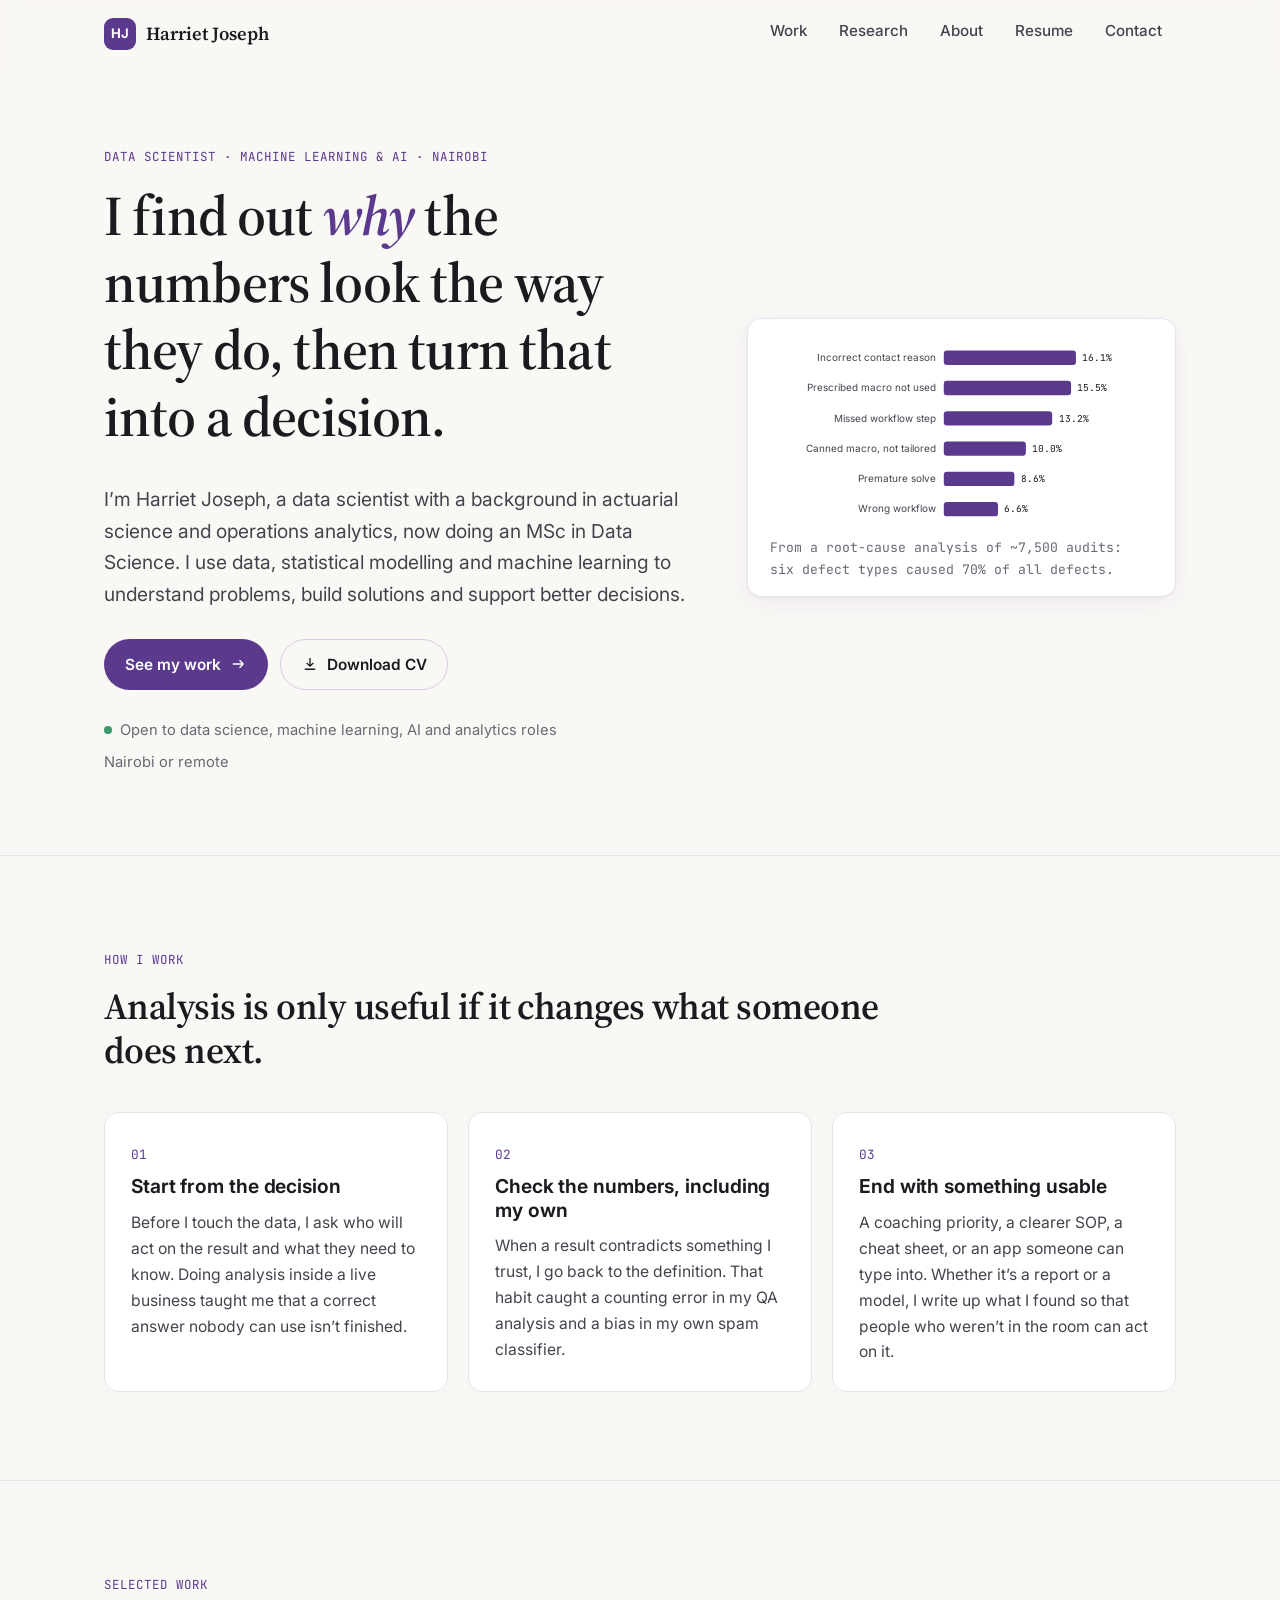
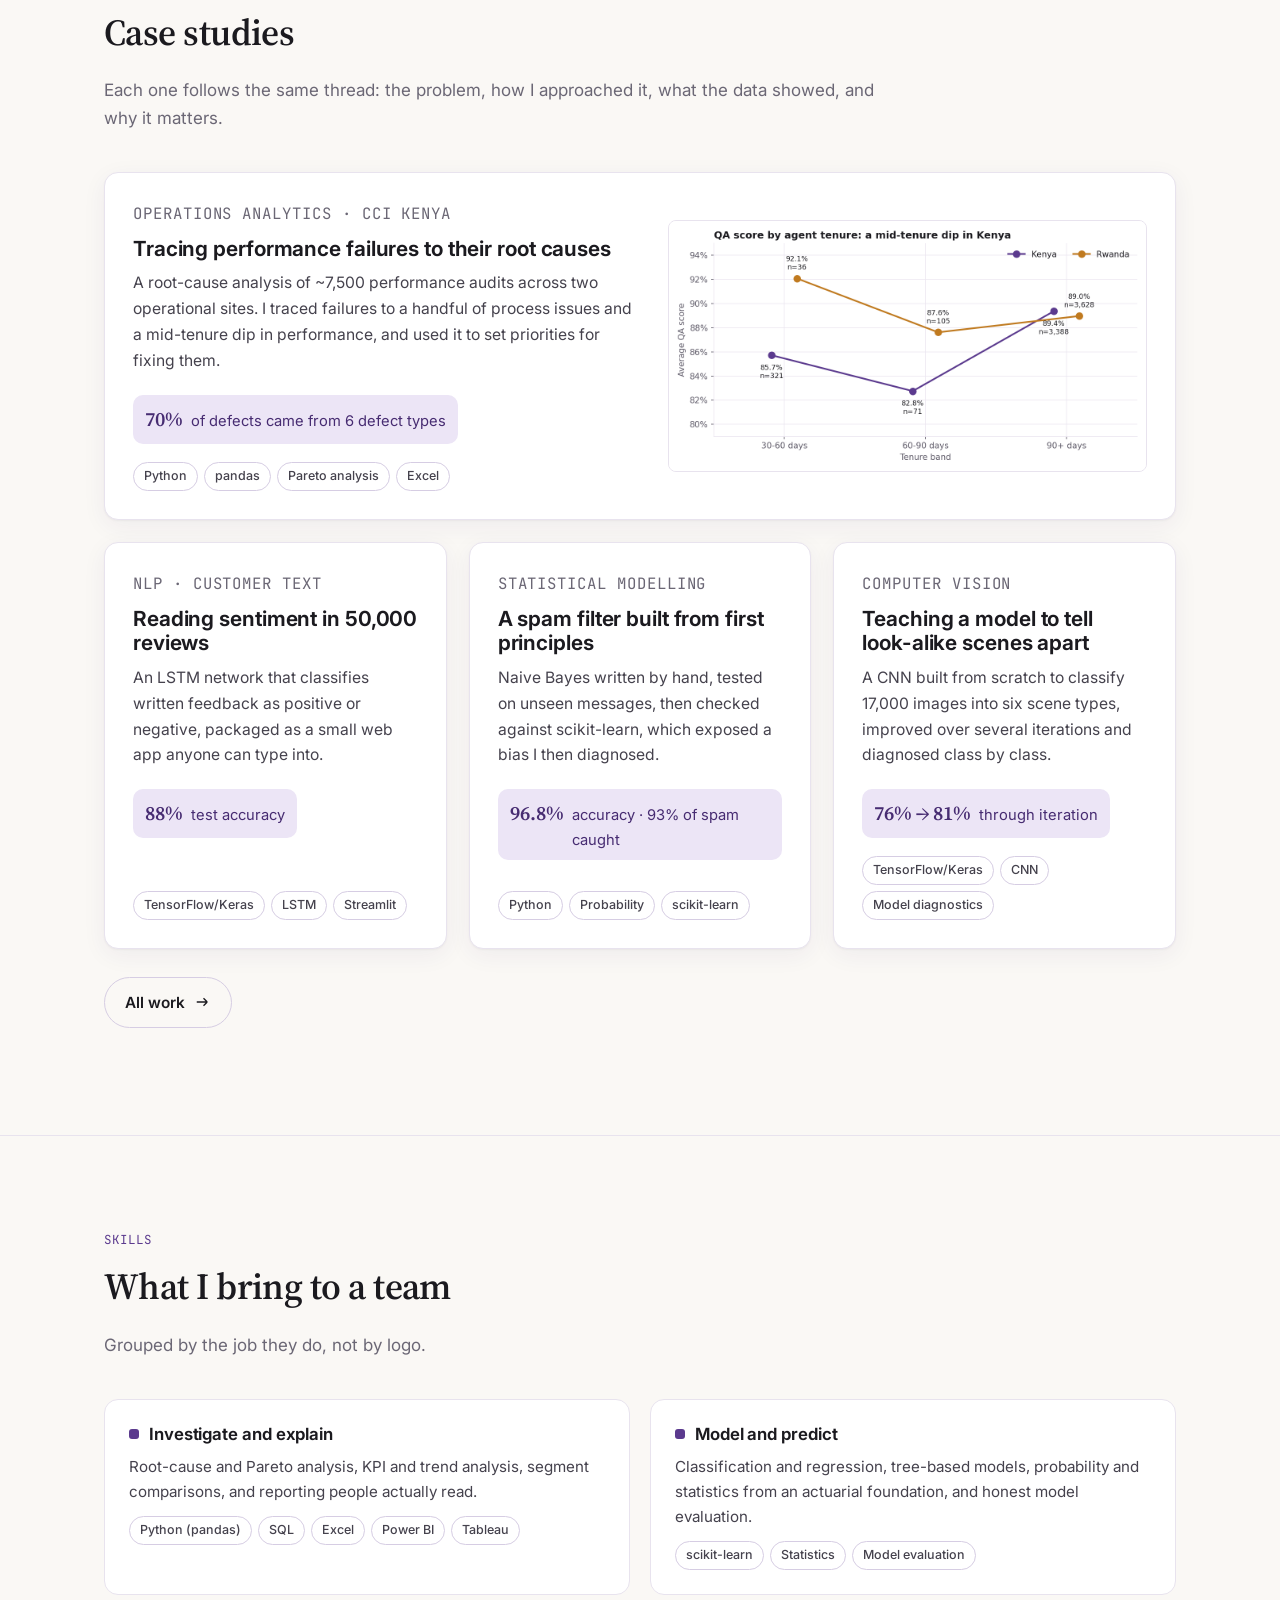
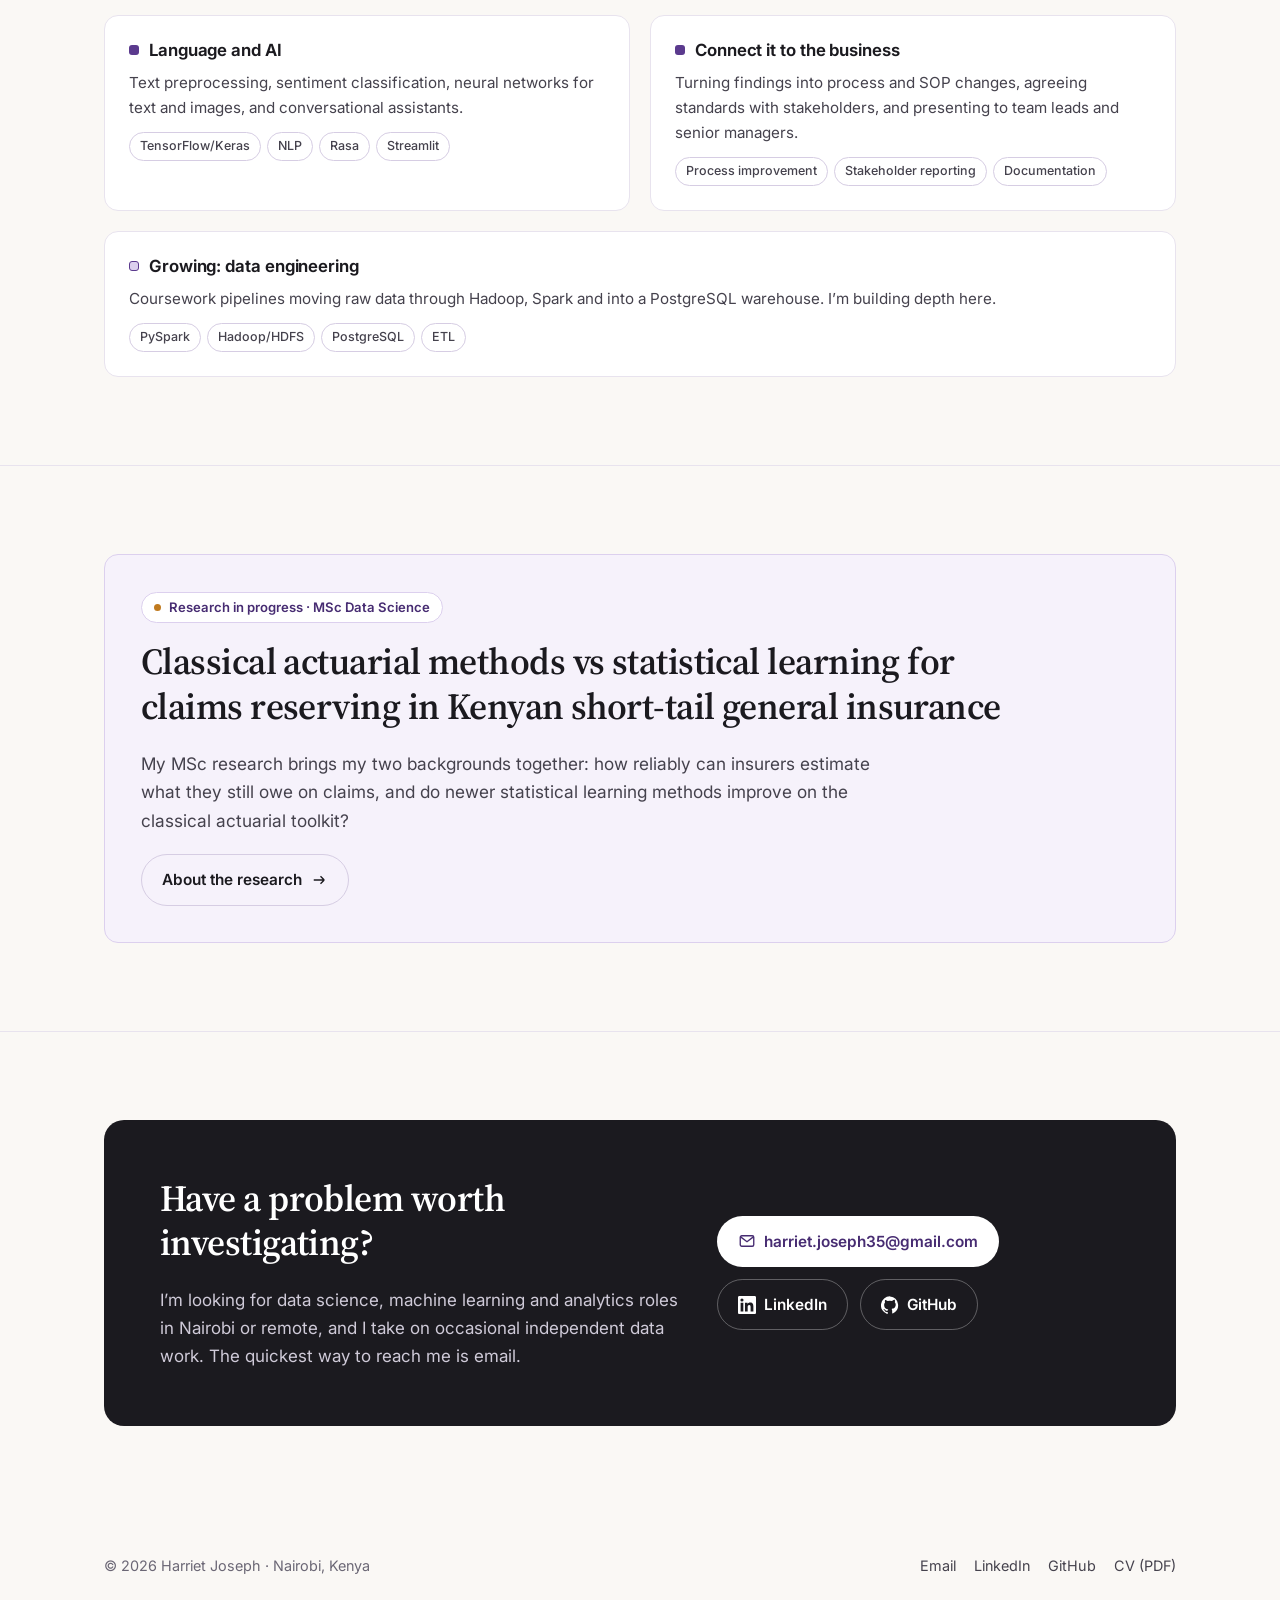
<file: index.html>
<!doctype html>
<html lang="en">
<head>
  <meta charset="utf-8">
  <meta name="viewport" content="width=device-width, initial-scale=1">
  <title>Harriet Joseph | Data Scientist, Machine Learning & AI, Nairobi</title>
  <meta name="description" content="Harriet Joseph is a data scientist in Nairobi with a background in actuarial science and operations analytics, working in machine learning and AI while completing an MSc in Data Science.">
  <meta name="author" content="Harriet Joseph">
  <link rel="canonical" href="https://hattiespartan.github.io/">
  <meta property="og:type" content="website">
  <meta property="og:title" content="Harriet Joseph | Data Scientist, Machine Learning & AI, Nairobi">
  <meta property="og:description" content="Harriet Joseph is a data scientist in Nairobi with a background in actuarial science and operations analytics, working in machine learning and AI while completing an MSc in Data Science.">
  <meta property="og:url" content="https://hattiespartan.github.io/">
  <meta property="og:image" content="https://hattiespartan.github.io/og-image.png">
  <meta name="twitter:card" content="summary_large_image">
  <meta name="theme-color" content="#5b3a8e">
  <link rel="icon" href="favicon.svg" type="image/svg+xml">
  <link rel="preconnect" href="https://fonts.googleapis.com">
  <link rel="preconnect" href="https://fonts.gstatic.com" crossorigin>
  <link rel="stylesheet" href="https://fonts.googleapis.com/css2?family=Inter:wght@400;500;600;700&family=JetBrains+Mono:wght@400;500&family=Source+Serif+4:ital,opsz,wght@0,8..60,600;1,8..60,500&display=swap">
  <link rel="stylesheet" href="style.css">
  <script type="application/ld+json">
  {
    "@context": "https://schema.org",
    "@type": "Person",
    "name": "Harriet Joseph",
    "alternateName": "Motongori Harriet Joseph",
    "jobTitle": "Data Scientist",
    "address": { "@type": "PostalAddress", "addressLocality": "Nairobi", "addressCountry": "KE" },
    "alumniOf": ["KCA University", "South Eastern Kenya University", "Moringa School"],
    "email": "mailto:harriet.joseph35@gmail.com",
    "url": "https://hattiespartan.github.io/",
    "sameAs": ["https://www.linkedin.com/in/harriet-joseph-5669b921b/", "https://github.com/HattieSpartan"]
  }
  </script>
</head>
<body>
  <a class="skip-link" href="#main">Skip to content</a>
  <header class="site-header">
    <nav class="nav container" aria-label="Main">
      <a class="brand" href="index.html" aria-label="Harriet Joseph, home">
        <span class="brand-mark" aria-hidden="true">HJ</span>
        <span>Harriet Joseph</span>
      </a>
      <button class="nav-toggle" aria-expanded="false" aria-controls="nav-links">
        <span class="visually-hidden">Menu</span>
        <svg viewBox="0 0 24 24" fill="none" stroke="currentColor" stroke-width="1.8" aria-hidden="true"><path d="M4 7h16M4 12h16M4 17h16"/></svg>
      </button>
      <ul class="nav-links" id="nav-links">
        <li><a href="work.html">Work</a></li>
        <li><a href="research.html">Research</a></li>
        <li><a href="about.html">About</a></li>
        <li><a href="resume.html">Resume</a></li>
        <li><a href="index.html#contact">Contact</a></li>
      </ul>
    </nav>
  </header>

  <main id="main">

    <!-- ===================== HERO ===================== -->
    <section class="hero" aria-labelledby="hero-title">
      <div class="container hero-grid">
        <div>
          <span class="eyebrow">Data Scientist &middot; Machine Learning &amp; AI &middot; Nairobi</span>
          <h1 id="hero-title">I find out <em>why</em> the numbers look the way they do, then turn that into a decision.</h1>
          <p class="lead">I&rsquo;m Harriet Joseph, a data scientist with a background in actuarial science and operations analytics, now doing an MSc in Data Science. I use data, statistical modelling and machine learning to understand problems, build solutions and support better decisions.</p>
          <div class="btn-row">
            <a class="btn btn-primary" href="work.html">See my work <svg viewBox="0 0 24 24" fill="none" stroke="currentColor" stroke-width="1.8" aria-hidden="true"><path d="M5 12h14m0 0-5-5m5 5-5 5"/></svg></a>
            <a class="btn btn-ghost" href="Harriet_Joseph_CV.pdf"><svg viewBox="0 0 24 24" fill="none" stroke="currentColor" stroke-width="1.8" aria-hidden="true"><path d="M12 4v11m0 0-4.5-4.5M12 15l4.5-4.5M5 19h14"/></svg> Download CV</a>
          </div>
          <div class="hero-meta">
            <span><span class="dot" aria-hidden="true"></span> Open to data science, machine learning, AI and analytics roles</span>
            <span>Nairobi or remote</span>
          </div>
        </div>
        <figure class="hero-figure reveal">
          <svg viewBox="0 0 480 236" role="img" aria-labelledby="hp-t hp-d" style="width:100%;height:auto"><title id="hp-t">Share of QA defects by type</title><desc id="hp-d">Six defect types from my QA analysis: incorrect contact reason 16.1%, prescribed macro not used 15.5%, missed workflow step 13.2%, canned macro not customised 10.0%, premature solve 8.6%, wrong workflow 6.6%. Together, 70% of defects.</desc><text x="208" y="25" text-anchor="end" font-family="Inter,system-ui,sans-serif" font-size="12.5" fill="#45424d">Incorrect contact reason</text><rect x="218" y="12" width="165.8" height="18" rx="4" fill="#5b3a8e"/><text x="391.8" y="25" font-family="JetBrains Mono,ui-monospace,monospace" font-size="12" fill="#1b1a1f">16.1%</text><text x="208" y="63" text-anchor="end" font-family="Inter,system-ui,sans-serif" font-size="12.5" fill="#45424d">Prescribed macro not used</text><rect x="218" y="50" width="159.7" height="18" rx="4" fill="#5b3a8e"/><text x="385.6" y="63" font-family="JetBrains Mono,ui-monospace,monospace" font-size="12" fill="#1b1a1f">15.5%</text><text x="208" y="101" text-anchor="end" font-family="Inter,system-ui,sans-serif" font-size="12.5" fill="#45424d">Missed workflow step</text><rect x="218" y="88" width="136.0" height="18" rx="4" fill="#5b3a8e"/><text x="362.0" y="101" font-family="JetBrains Mono,ui-monospace,monospace" font-size="12" fill="#1b1a1f">13.2%</text><text x="208" y="139" text-anchor="end" font-family="Inter,system-ui,sans-serif" font-size="12.5" fill="#45424d">Canned macro, not tailored</text><rect x="218" y="126" width="103.0" height="18" rx="4" fill="#5b3a8e"/><text x="329.0" y="139" font-family="JetBrains Mono,ui-monospace,monospace" font-size="12" fill="#1b1a1f">10.0%</text><text x="208" y="177" text-anchor="end" font-family="Inter,system-ui,sans-serif" font-size="12.5" fill="#45424d">Premature solve</text><rect x="218" y="164" width="88.6" height="18" rx="4" fill="#5b3a8e"/><text x="314.6" y="177" font-family="JetBrains Mono,ui-monospace,monospace" font-size="12" fill="#1b1a1f">8.6%</text><text x="208" y="215" text-anchor="end" font-family="Inter,system-ui,sans-serif" font-size="12.5" fill="#45424d">Wrong workflow</text><rect x="218" y="202" width="68.0" height="18" rx="4" fill="#5b3a8e"/><text x="294.0" y="215" font-family="JetBrains Mono,ui-monospace,monospace" font-size="12" fill="#1b1a1f">6.6%</text></svg>
          <figcaption>From a root-cause analysis of ~7,500 audits: six defect types caused 70% of all defects.</figcaption>
        </figure>
      </div>
    </section>

    <!-- ===================== HOW I WORK ===================== -->
    <section aria-labelledby="how-title">
      <div class="container">
        <div class="section-head">
          <span class="eyebrow">How I work</span>
          <h2 id="how-title">Analysis is only useful if it changes what someone does next.</h2>
        </div>
        <div class="principles">
          <article class="principle reveal">
            <span class="num">01</span>
            <h3>Start from the decision</h3>
            <p>Before I touch the data, I ask who will act on the result and what they need to know. Doing analysis inside a live business taught me that a correct answer nobody can use isn&rsquo;t finished.</p>
          </article>
          <article class="principle reveal">
            <span class="num">02</span>
            <h3>Check the numbers, including my own</h3>
            <p>When a result contradicts something I trust, I go back to the definition. That habit caught a counting error in my QA analysis and a bias in my own spam classifier.</p>
          </article>
          <article class="principle reveal">
            <span class="num">03</span>
            <h3>End with something usable</h3>
            <p>A coaching priority, a clearer SOP, a cheat sheet, or an app someone can type into. Whether it&rsquo;s a report or a model, I write up what I found so that people who weren&rsquo;t in the room can act on it.</p>
          </article>
        </div>
      </div>
    </section>

    <!-- ===================== SELECTED WORK ===================== -->
    <section aria-labelledby="work-title">
      <div class="container">
        <div class="section-head">
          <span class="eyebrow">Selected work</span>
          <h2 id="work-title">Case studies</h2>
          <p>Each one follows the same thread: the problem, how I approached it, what the data showed, and why it matters.</p>
        </div>
        <div class="work-grid">
          <article class="card card-feature reveal">
            <div class="card-body">
              <p class="card-kicker">Operations analytics &middot; CCI Kenya</p>
              <h3><a href="case-qa-root-cause.html">Tracing performance failures to their root causes</a></h3>
              <p>A root-cause analysis of ~7,500 performance audits across two operational sites. I traced failures to a handful of process issues and a mid-tenure dip in performance, and used it to set priorities for fixing them.</p>
              <span class="metric"><b>70%</b> of defects came from 6 defect types</span>
              <ul class="tags" aria-label="Tools"><li>Python</li><li>pandas</li><li>Pareto analysis</li><li>Excel</li></ul>
            </div>
            <img src="img-qa-tenure.png" width="1200" height="630" alt="Dot plot: Kenya agents at 60 to 90 days tenure averaged 82.8 percent QA, below newer (85.7) and experienced (89.4) agents." loading="lazy">
          </article>

          <article class="card reveal">
            <p class="card-kicker">NLP &middot; Customer text</p>
            <h3><a href="case-sentiment-lstm.html">Reading sentiment in 50,000 reviews</a></h3>
            <p>An LSTM network that classifies written feedback as positive or negative, packaged as a small web app anyone can type into.</p>
            <span class="metric"><b>88%</b> test accuracy</span>
            <ul class="tags" aria-label="Tools"><li>TensorFlow/Keras</li><li>LSTM</li><li>Streamlit</li></ul>
          </article>

          <article class="card reveal">
            <p class="card-kicker">Statistical modelling</p>
            <h3><a href="case-naive-bayes.html">A spam filter built from first principles</a></h3>
            <p>Naive Bayes written by hand, tested on unseen messages, then checked against scikit-learn, which exposed a bias I then diagnosed.</p>
            <span class="metric"><b>96.8%</b> accuracy &middot; 93% of spam caught</span>
            <ul class="tags" aria-label="Tools"><li>Python</li><li>Probability</li><li>scikit-learn</li></ul>
          </article>

          <article class="card reveal">
            <p class="card-kicker">Computer vision</p>
            <h3><a href="case-scene-cnn.html">Teaching a model to tell look-alike scenes apart</a></h3>
            <p>A CNN built from scratch to classify 17,000 images into six scene types, improved over several iterations and diagnosed class by class.</p>
            <span class="metric"><b>76% &rarr; 81%</b> through iteration</span>
            <ul class="tags" aria-label="Tools"><li>TensorFlow/Keras</li><li>CNN</li><li>Model diagnostics</li></ul>
          </article>
        </div>
        <p style="margin-top:28px"><a class="btn btn-ghost" href="work.html">All work <svg viewBox="0 0 24 24" fill="none" stroke="currentColor" stroke-width="1.8" aria-hidden="true"><path d="M5 12h14m0 0-5-5m5 5-5 5"/></svg></a></p>
      </div>
    </section>

    <!-- ===================== SKILLS ===================== -->
    <section aria-labelledby="skills-title">
      <div class="container">
        <div class="section-head">
          <span class="eyebrow">Skills</span>
          <h2 id="skills-title">What I bring to a team</h2>
          <p>Grouped by the job they do, not by logo.</p>
        </div>
        <div class="skills">
          <div class="skill reveal">
            <h3>Investigate and explain</h3>
            <p>Root-cause and Pareto analysis, KPI and trend analysis, segment comparisons, and reporting people actually read.</p>
            <ul class="tags" aria-label="Tools"><li>Python (pandas)</li><li>SQL</li><li>Excel</li><li>Power BI</li><li>Tableau</li></ul>
          </div>
          <div class="skill reveal">
            <h3>Model and predict</h3>
            <p>Classification and regression, tree-based models, probability and statistics from an actuarial foundation, and honest model evaluation.</p>
            <ul class="tags" aria-label="Tools"><li>scikit-learn</li><li>Statistics</li><li>Model evaluation</li></ul>
          </div>
          <div class="skill reveal">
            <h3>Language and AI</h3>
            <p>Text preprocessing, sentiment classification, neural networks for text and images, and conversational assistants.</p>
            <ul class="tags" aria-label="Tools"><li>TensorFlow/Keras</li><li>NLP</li><li>Rasa</li><li>Streamlit</li></ul>
          </div>
          <div class="skill reveal">
            <h3>Connect it to the business</h3>
            <p>Turning findings into process and SOP changes, agreeing standards with stakeholders, and presenting to team leads and senior managers.</p>
            <ul class="tags" aria-label="Tools"><li>Process improvement</li><li>Stakeholder reporting</li><li>Documentation</li></ul>
          </div>
          <div class="skill developing reveal">
            <h3>Growing: data engineering</h3>
            <p>Coursework pipelines moving raw data through Hadoop, Spark and into a PostgreSQL warehouse. I&rsquo;m building depth here.</p>
            <ul class="tags" aria-label="Tools"><li>PySpark</li><li>Hadoop/HDFS</li><li>PostgreSQL</li><li>ETL</li></ul>
          </div>
        </div>
      </div>
    </section>

    <!-- ===================== RESEARCH TEASER ===================== -->
    <section aria-labelledby="research-title">
      <div class="container">
        <div class="panel reveal">
          <span class="status">Research in progress &middot; MSc Data Science</span>
          <h2 id="research-title" style="max-width:24em">Classical actuarial methods vs statistical learning for claims reserving in Kenyan short-tail general insurance</h2>
          <p class="lead" style="font-size:1.08rem">My MSc research brings my two backgrounds together: how reliably can insurers estimate what they still owe on claims, and do newer statistical learning methods improve on the classical actuarial toolkit?</p>
          <a class="btn btn-ghost" href="research.html">About the research <svg viewBox="0 0 24 24" fill="none" stroke="currentColor" stroke-width="1.8" aria-hidden="true"><path d="M5 12h14m0 0-5-5m5 5-5 5"/></svg></a>
        </div>
      </div>
    </section>

    <!-- ===================== CONTACT ===================== -->
    <section id="contact" aria-labelledby="contact-title">
      <div class="container">
        <div class="cta reveal">
          <div>
            <h2 id="contact-title">Have a problem worth investigating?</h2>
            <p>I&rsquo;m looking for data science, machine learning and analytics roles in Nairobi or remote, and I take on occasional independent data work. The quickest way to reach me is email.</p>
          </div>
          <div class="btn-row">
            <a class="btn btn-primary" href="mailto:harriet.joseph35@gmail.com"><svg viewBox="0 0 24 24" fill="none" stroke="currentColor" stroke-width="1.8" aria-hidden="true"><rect x="3" y="5" width="18" height="14" rx="2"/><path d="m3.5 6.5 8.5 6.5 8.5-6.5"/></svg> harriet.joseph35@gmail.com</a>
            <a class="btn btn-ghost" href="https://www.linkedin.com/in/harriet-joseph-5669b921b/" rel="noopener"><svg viewBox="0 0 24 24" fill="currentColor" aria-hidden="true"><path d="M20.4 20.5h-3.6v-5.6c0-1.3 0-3-1.8-3s-2.1 1.4-2.1 2.9v5.7H9.3V9h3.4v1.6h.1c.5-.9 1.6-1.8 3.4-1.8 3.6 0 4.3 2.4 4.3 5.5v6.2ZM5.3 7.4a2.1 2.1 0 1 1 0-4.2 2.1 2.1 0 0 1 0 4.2ZM7.1 20.5H3.5V9h3.6v11.5ZM22.2 0H1.8C.8 0 0 .8 0 1.7v20.6c0 .9.8 1.7 1.8 1.7h20.4c1 0 1.8-.8 1.8-1.7V1.7C24 .8 23.2 0 22.2 0Z"/></svg> LinkedIn</a>
            <a class="btn btn-ghost" href="https://github.com/HattieSpartan" rel="noopener"><svg viewBox="0 0 24 24" fill="currentColor" aria-hidden="true"><path d="M12 .5a12 12 0 0 0-3.8 23.4c.6.1.8-.3.8-.6v-2c-3.3.7-4-1.6-4-1.6-.6-1.4-1.4-1.8-1.4-1.8-1-.7.1-.7.1-.7 1.2.1 1.8 1.2 1.8 1.2 1 1.8 2.8 1.3 3.5 1 .1-.8.4-1.3.7-1.6-2.7-.3-5.5-1.3-5.5-6 0-1.3.5-2.4 1.2-3.2-.1-.3-.5-1.5.1-3.2 0 0 1-.3 3.3 1.2a11.5 11.5 0 0 1 6 0C17.3 4.6 18.3 5 18.3 5c.7 1.7.2 2.9.1 3.2.8.8 1.2 1.9 1.2 3.2 0 4.6-2.8 5.6-5.5 5.9.4.4.8 1.1.8 2.2v3.3c0 .3.2.7.8.6A12 12 0 0 0 12 .5Z"/></svg> GitHub</a>
          </div>
        </div>
      </div>
    </section>

  </main>

  <footer class="site-footer">
    <div class="container footer-row">
      <p style="margin:0">&copy; <span id="year">2026</span> Harriet Joseph &middot; Nairobi, Kenya</p>
      <ul class="footer-links">
        <li><a href="mailto:harriet.joseph35@gmail.com">Email</a></li>
        <li><a href="https://www.linkedin.com/in/harriet-joseph-5669b921b/" rel="noopener">LinkedIn</a></li>
        <li><a href="https://github.com/HattieSpartan" rel="noopener">GitHub</a></li>
        <li><a href="Harriet_Joseph_CV.pdf">CV (PDF)</a></li>
      </ul>
    </div>
  </footer>
  <script src="main.js" defer></script>
</body>
</html>
</file>
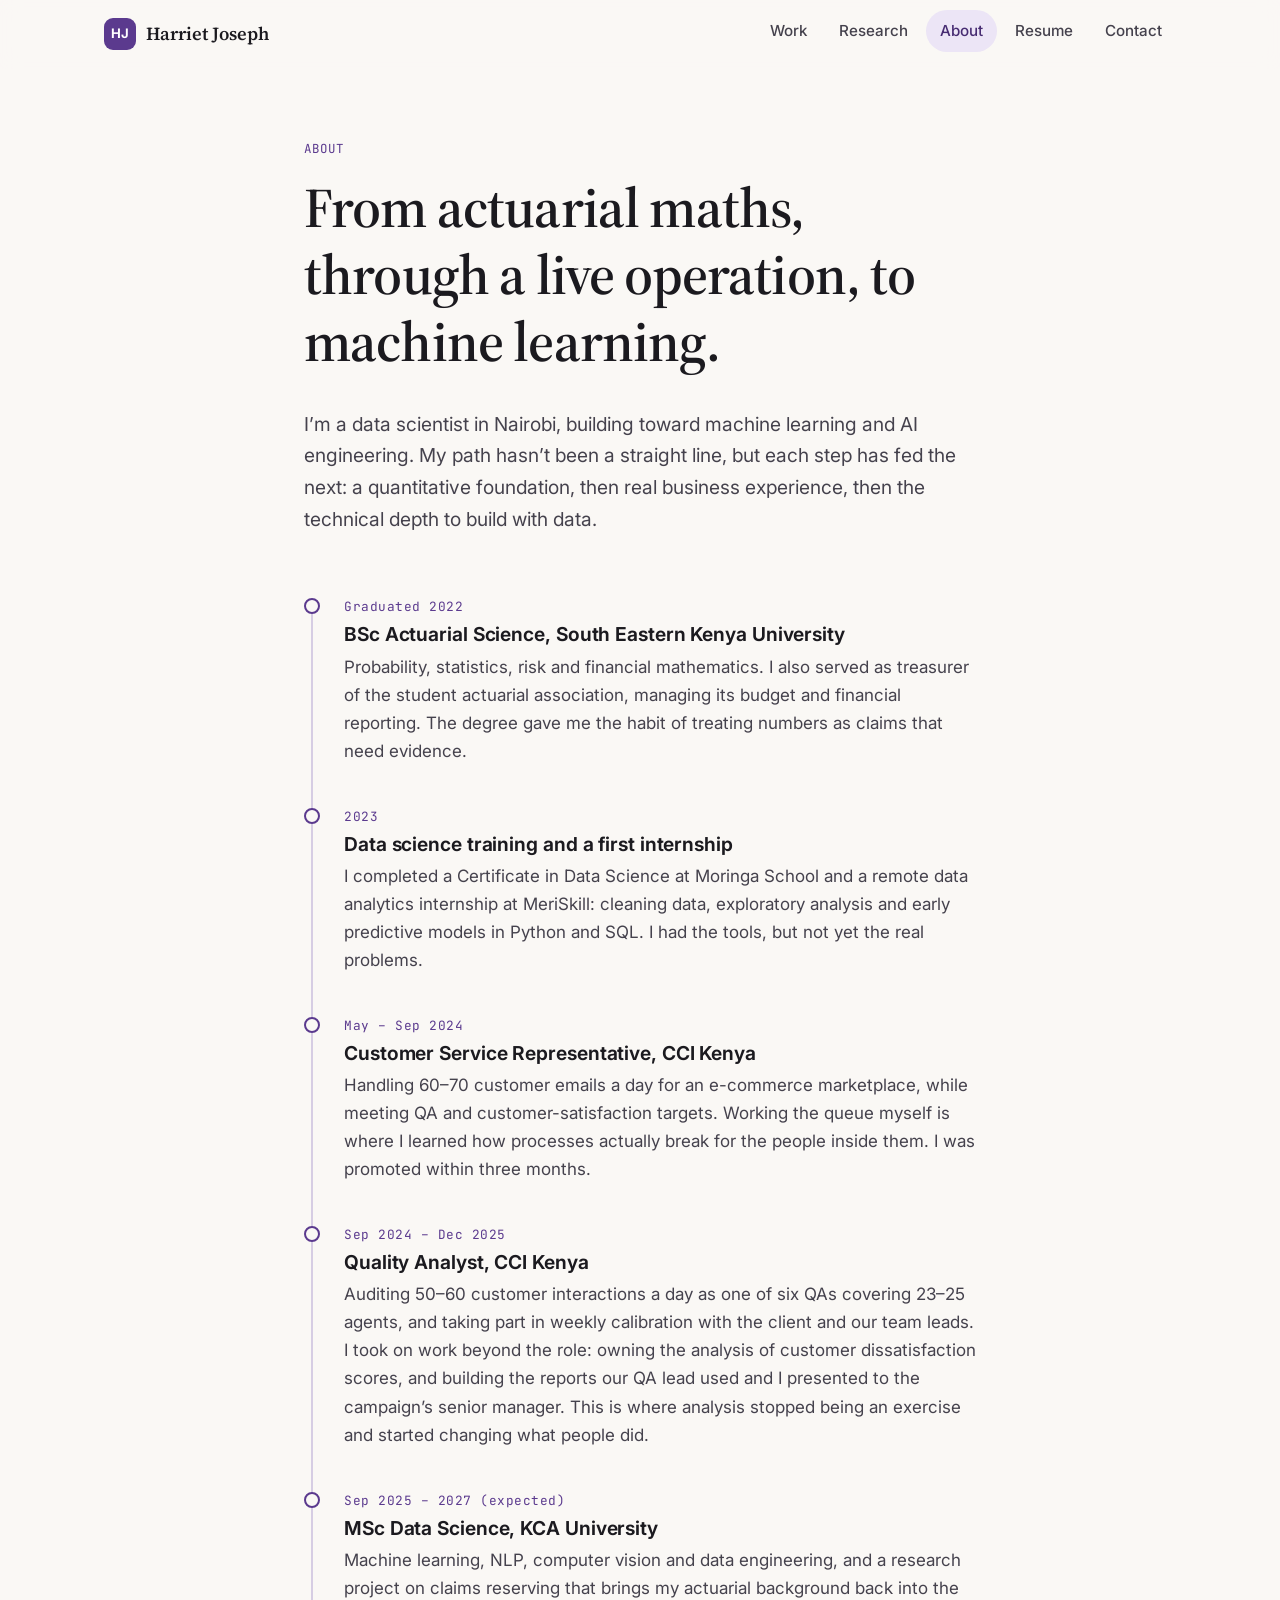
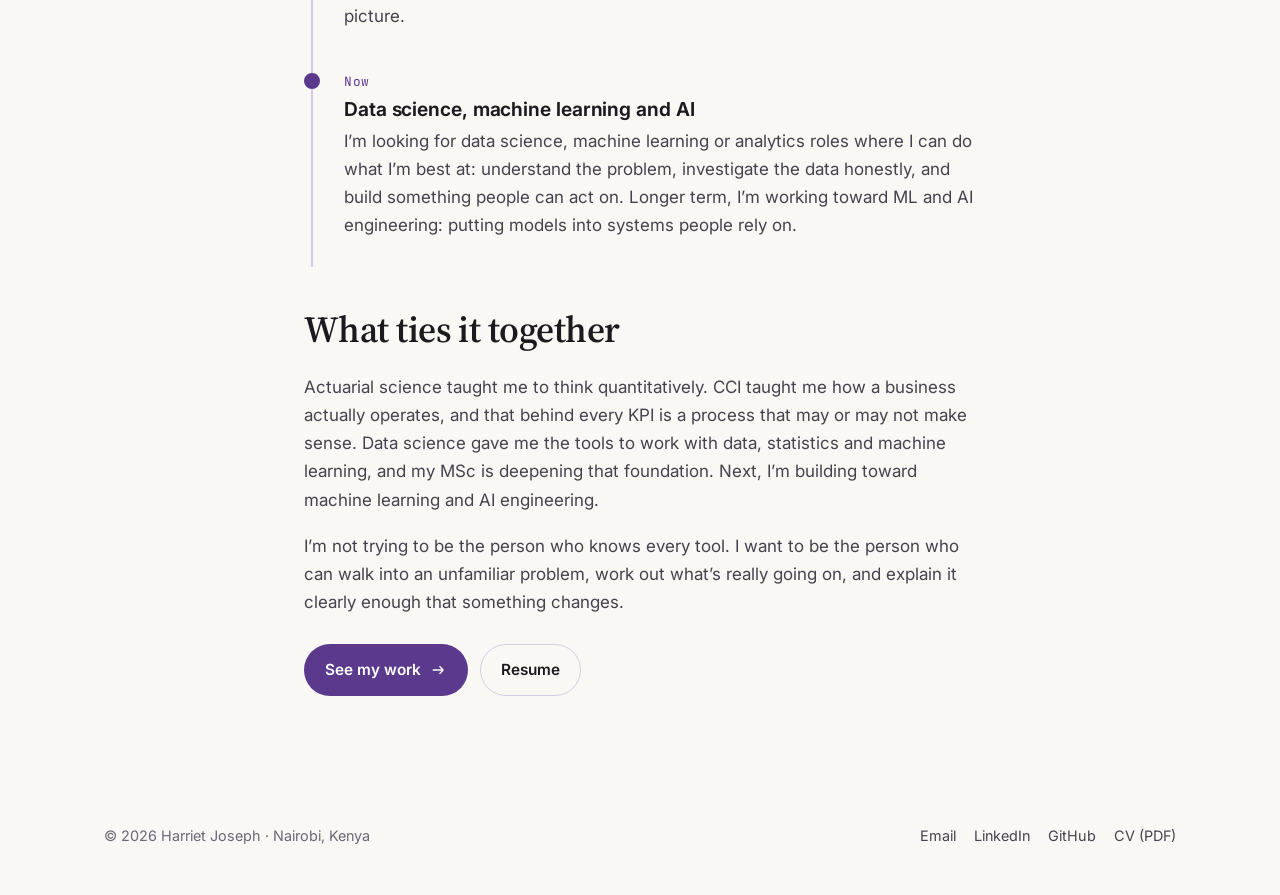
<file: about.html>
<!doctype html>
<html lang="en">
<head>
  <meta charset="utf-8">
  <meta name="viewport" content="width=device-width, initial-scale=1">
  <title>About | Harriet Joseph</title>
  <meta name="description" content="Harriet Joseph's path from actuarial science through operations analytics to data science, machine learning and AI.">
  <meta name="author" content="Harriet Joseph">
  <link rel="canonical" href="https://hattiespartan.github.io/about.html">
  <meta property="og:type" content="website">
  <meta property="og:title" content="About | Harriet Joseph">
  <meta property="og:description" content="Harriet Joseph's path from actuarial science through operations analytics to data science, machine learning and AI.">
  <meta property="og:url" content="https://hattiespartan.github.io/about.html">
  <meta property="og:image" content="https://hattiespartan.github.io/og-image.png">
  <meta name="twitter:card" content="summary_large_image">
  <meta name="theme-color" content="#5b3a8e">
  <link rel="icon" href="favicon.svg" type="image/svg+xml">
  <link rel="preconnect" href="https://fonts.googleapis.com">
  <link rel="preconnect" href="https://fonts.gstatic.com" crossorigin>
  <link rel="stylesheet" href="https://fonts.googleapis.com/css2?family=Inter:wght@400;500;600;700&family=JetBrains+Mono:wght@400;500&family=Source+Serif+4:ital,opsz,wght@0,8..60,600;1,8..60,500&display=swap">
  <link rel="stylesheet" href="style.css">
</head>
<body>
  <a class="skip-link" href="#main">Skip to content</a>
  <header class="site-header">
    <nav class="nav container" aria-label="Main">
      <a class="brand" href="index.html" aria-label="Harriet Joseph, home">
        <span class="brand-mark" aria-hidden="true">HJ</span>
        <span>Harriet Joseph</span>
      </a>
      <button class="nav-toggle" aria-expanded="false" aria-controls="nav-links">
        <span class="visually-hidden">Menu</span>
        <svg viewBox="0 0 24 24" fill="none" stroke="currentColor" stroke-width="1.8" aria-hidden="true"><path d="M4 7h16M4 12h16M4 17h16"/></svg>
      </button>
      <ul class="nav-links" id="nav-links">
        <li><a href="work.html">Work</a></li>
        <li><a href="research.html">Research</a></li>
        <li><a href="about.html" aria-current="page">About</a></li>
        <li><a href="resume.html">Resume</a></li>
        <li><a href="index.html#contact">Contact</a></li>
      </ul>
    </nav>
  </header>

  <main id="main">

    <div class="page-head">
      <div class="container narrow" style="margin-left:auto;margin-right:auto">
        <span class="eyebrow">About</span>
        <h1>From actuarial maths, through a live operation, to machine learning.</h1>
        <!-- PLACEHOLDER (optional): add a professional photo here, e.g.
             <img src="harriet.jpg" alt="Harriet Joseph" width="160" height="160" style="border-radius:50%;margin:8px 0 24px"> -->
        <p class="lead">I&rsquo;m a data scientist in Nairobi, building toward machine learning and AI engineering. My path hasn&rsquo;t been a straight line, but each step has fed the next: a quantitative foundation, then real business experience, then the technical depth to build with data.</p>
      </div>
    </div>

    <section style="padding-top:16px">
      <div class="container narrow" style="margin-left:auto;margin-right:auto">
        <ol class="timeline">
          <li class="reveal">
            <span class="when">Graduated 2022</span>
            <h3>BSc Actuarial Science, South Eastern Kenya University</h3>
            <p>Probability, statistics, risk and financial mathematics. I also served as treasurer of the student actuarial association, managing its budget and financial reporting. The degree gave me the habit of treating numbers as claims that need evidence.</p>
          </li>
          <li class="reveal">
            <span class="when">2023</span>
            <h3>Data science training and a first internship</h3>
            <p>I completed a Certificate in Data Science at Moringa School and a remote data analytics internship at MeriSkill: cleaning data, exploratory analysis and early predictive models in Python and SQL. I had the tools, but not yet the real problems.</p>
          </li>
          <li class="reveal">
            <span class="when">May &ndash; Sep 2024</span>
            <h3>Customer Service Representative, CCI Kenya</h3>
            <p>Handling 60&ndash;70 customer emails a day for an e-commerce marketplace, while meeting QA and customer-satisfaction targets. Working the queue myself is where I learned how processes actually break for the people inside them. I was promoted within three months.</p>
          </li>
          <li class="reveal">
            <span class="when">Sep 2024 &ndash; Dec 2025</span>
            <h3>Quality Analyst, CCI Kenya</h3>
            <p>Auditing 50&ndash;60 customer interactions a day as one of six QAs covering 23&ndash;25 agents, and taking part in weekly calibration with the client and our team leads. I took on work beyond the role: owning the analysis of customer dissatisfaction scores, and building the reports our QA lead used and I presented to the campaign&rsquo;s senior manager. This is where analysis stopped being an exercise and started changing what people did.</p>
          </li>
          <li class="reveal">
            <span class="when">Sep 2025 &ndash; 2027 (expected)</span>
            <h3>MSc Data Science, KCA University</h3>
            <p>Machine learning, NLP, computer vision and data engineering, and a research project on claims reserving that brings my actuarial background back into the picture.</p>
          </li>
          <li class="now reveal">
            <span class="when">Now</span>
            <h3>Data science, machine learning and AI</h3>
            <p>I&rsquo;m looking for data science, machine learning or analytics roles where I can do what I&rsquo;m best at: understand the problem, investigate the data honestly, and build something people can act on. Longer term, I&rsquo;m working toward ML and AI engineering: putting models into systems people rely on.</p>
          </li>
        </ol>

        <h2 style="margin-top:32px">What ties it together</h2>
        <p>Actuarial science taught me to think quantitatively. CCI taught me how a business actually operates, and that behind every KPI is a process that may or may not make sense. Data science gave me the tools to work with data, statistics and machine learning, and my MSc is deepening that foundation. Next, I&rsquo;m building toward machine learning and AI engineering.</p>
        <p>I&rsquo;m not trying to be the person who knows every tool. I want to be the person who can walk into an unfamiliar problem, work out what&rsquo;s really going on, and explain it clearly enough that something changes.</p>
        <div class="btn-row" style="margin-top:28px">
          <a class="btn btn-primary" href="work.html">See my work <svg viewBox="0 0 24 24" fill="none" stroke="currentColor" stroke-width="1.8" aria-hidden="true"><path d="M5 12h14m0 0-5-5m5 5-5 5"/></svg></a>
          <a class="btn btn-ghost" href="resume.html">Resume</a>
        </div>
      </div>
    </section>

  </main>

  <footer class="site-footer">
    <div class="container footer-row">
      <p style="margin:0">&copy; <span id="year">2026</span> Harriet Joseph &middot; Nairobi, Kenya</p>
      <ul class="footer-links">
        <li><a href="mailto:harriet.joseph35@gmail.com">Email</a></li>
        <li><a href="https://www.linkedin.com/in/harriet-joseph-5669b921b/" rel="noopener">LinkedIn</a></li>
        <li><a href="https://github.com/HattieSpartan" rel="noopener">GitHub</a></li>
        <li><a href="Harriet_Joseph_CV.pdf">CV (PDF)</a></li>
      </ul>
    </div>
  </footer>
  <script src="main.js" defer></script>
</body>
</html>
</file>
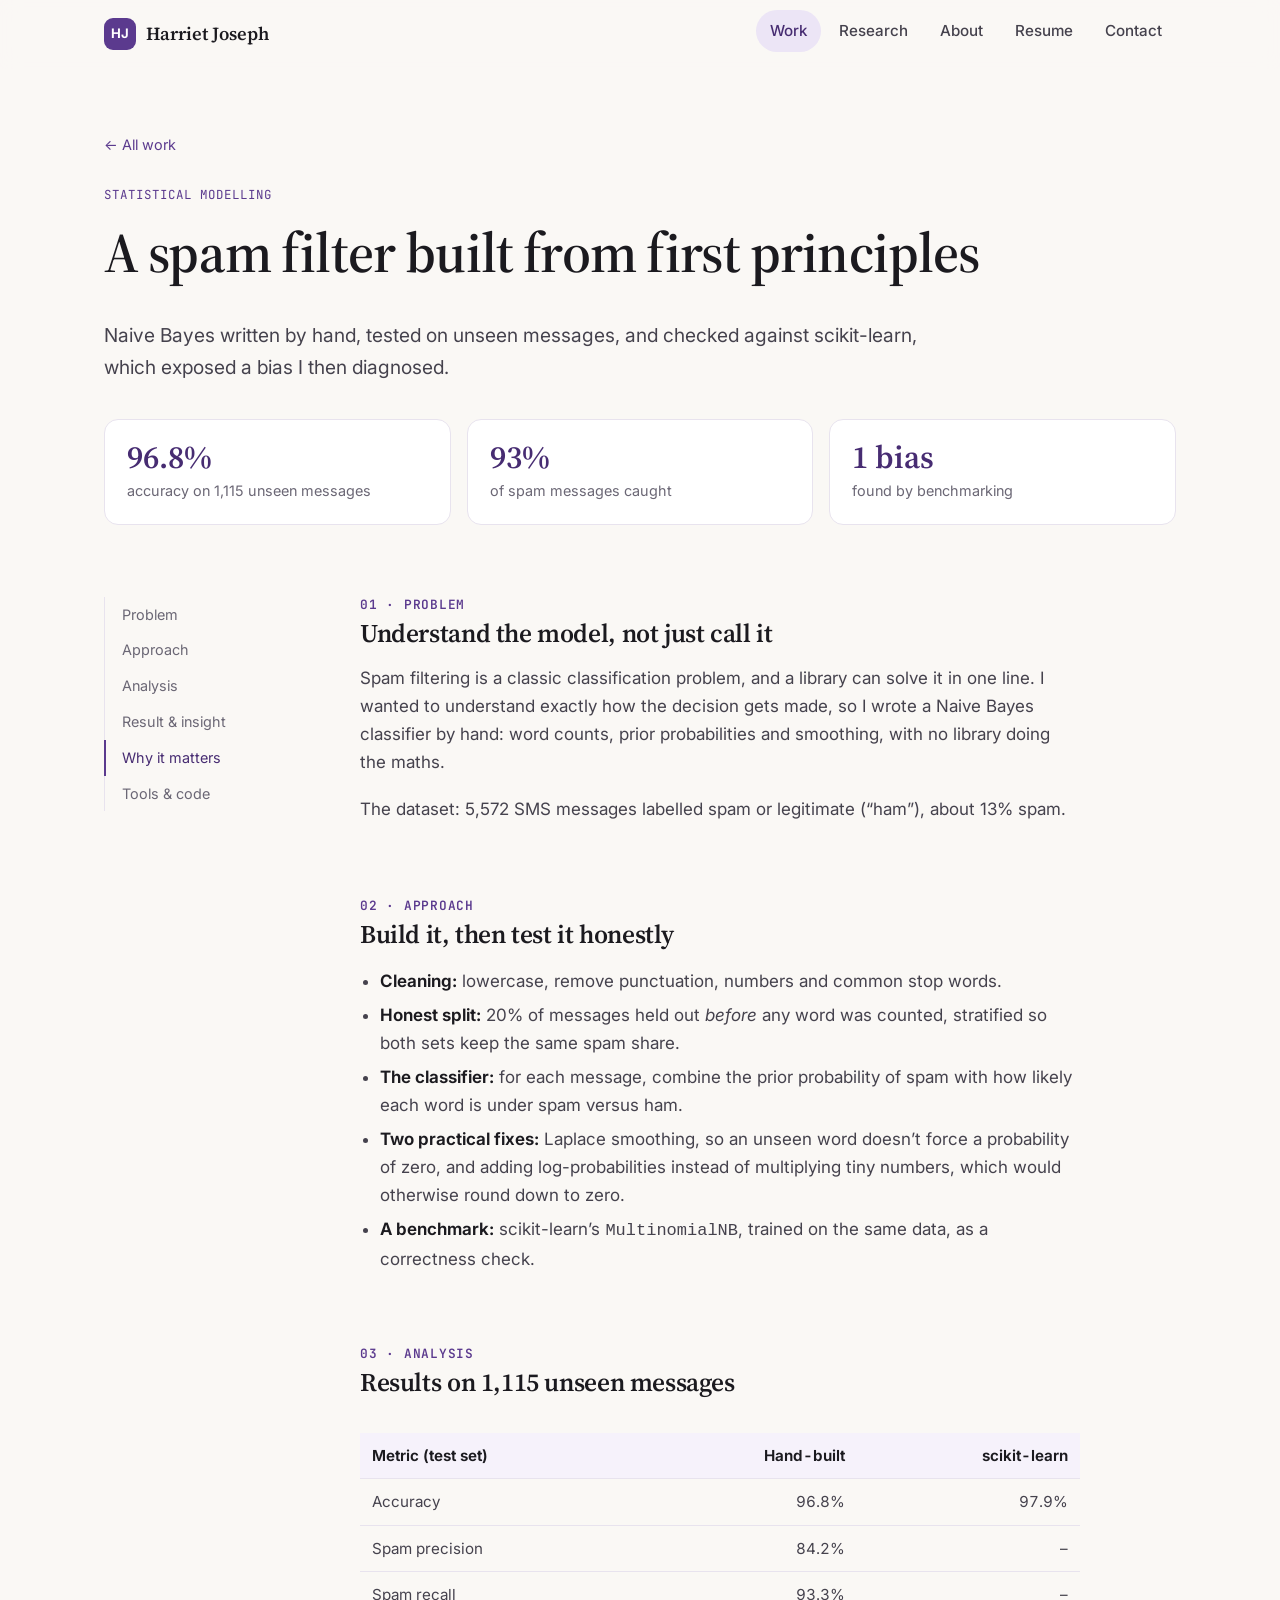
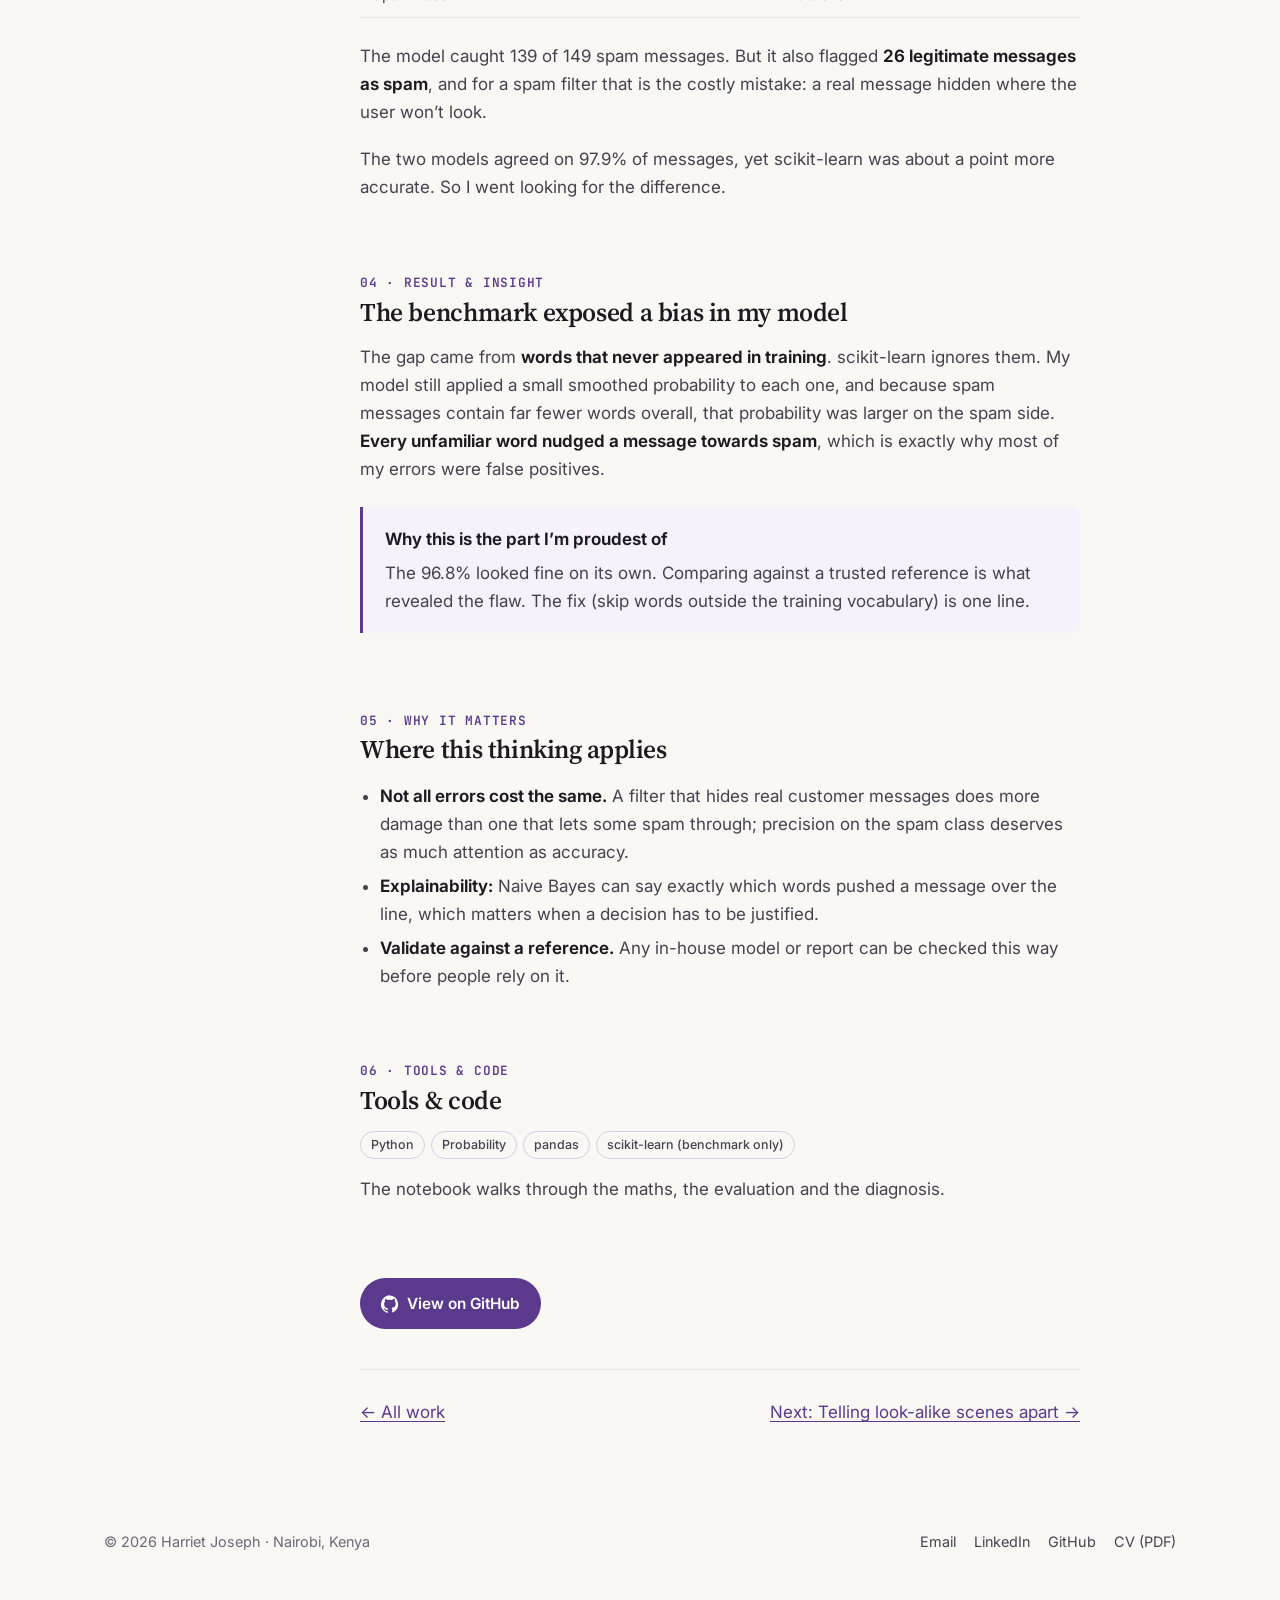
<file: case-naive-bayes.html>
<!doctype html>
<html lang="en">
<head>
  <meta charset="utf-8">
  <meta name="viewport" content="width=device-width, initial-scale=1">
  <title>A spam filter built from first principles | Harriet Joseph</title>
  <meta name="description" content="A Naive Bayes spam classifier built from scratch: 96.8% test accuracy, and a benchmark against scikit-learn that exposed and explained a bias.">
  <meta name="author" content="Harriet Joseph">
  <link rel="canonical" href="https://hattiespartan.github.io/case-naive-bayes.html">
  <meta property="og:type" content="website">
  <meta property="og:title" content="A spam filter built from first principles | Harriet Joseph">
  <meta property="og:description" content="A Naive Bayes spam classifier built from scratch: 96.8% test accuracy, and a benchmark against scikit-learn that exposed and explained a bias.">
  <meta property="og:url" content="https://hattiespartan.github.io/case-naive-bayes.html">
  <meta property="og:image" content="https://hattiespartan.github.io/og-image.png">
  <meta name="twitter:card" content="summary_large_image">
  <meta name="theme-color" content="#5b3a8e">
  <link rel="icon" href="favicon.svg" type="image/svg+xml">
  <link rel="preconnect" href="https://fonts.googleapis.com">
  <link rel="preconnect" href="https://fonts.gstatic.com" crossorigin>
  <link rel="stylesheet" href="https://fonts.googleapis.com/css2?family=Inter:wght@400;500;600;700&family=JetBrains+Mono:wght@400;500&family=Source+Serif+4:ital,opsz,wght@0,8..60,600;1,8..60,500&display=swap">
  <link rel="stylesheet" href="style.css">
</head>
<body>
  <a class="skip-link" href="#main">Skip to content</a>
  <header class="site-header">
    <nav class="nav container" aria-label="Main">
      <a class="brand" href="index.html" aria-label="Harriet Joseph, home">
        <span class="brand-mark" aria-hidden="true">HJ</span>
        <span>Harriet Joseph</span>
      </a>
      <button class="nav-toggle" aria-expanded="false" aria-controls="nav-links">
        <span class="visually-hidden">Menu</span>
        <svg viewBox="0 0 24 24" fill="none" stroke="currentColor" stroke-width="1.8" aria-hidden="true"><path d="M4 7h16M4 12h16M4 17h16"/></svg>
      </button>
      <ul class="nav-links" id="nav-links">
        <li><a href="work.html" aria-current="page">Work</a></li>
        <li><a href="research.html">Research</a></li>
        <li><a href="about.html">About</a></li>
        <li><a href="resume.html">Resume</a></li>
        <li><a href="index.html#contact">Contact</a></li>
      </ul>
    </nav>
  </header>

  <main id="main">

    <div class="page-head">
      <div class="container">
        <p class="breadcrumb"><a href="work.html">&larr; All work</a></p>
        <span class="eyebrow">Statistical modelling</span>
        <h1 style="max-width:18em">A spam filter built from first principles</h1>
        <p class="lead">Naive Bayes written by hand, tested on unseen messages, and checked against scikit-learn, which exposed a bias I then diagnosed.</p>
        <div class="stat-row"><div class="stat"><b>96.8%</b><span>accuracy on 1,115 unseen messages</span></div><div class="stat"><b>93%</b><span>of spam messages caught</span></div><div class="stat"><b>1 bias</b><span>found by benchmarking</span></div></div>
      </div>
    </div>
    <div class="case">
      <div class="container case-layout">
        <nav class="case-toc" aria-label="On this page"><ol><li><a href="#problem">Problem</a></li><li><a href="#approach">Approach</a></li><li><a href="#analysis">Analysis</a></li><li><a href="#result">Result &amp; insight</a></li><li><a href="#relevance">Why it matters</a></li><li><a href="#tools">Tools &amp; code</a></li></ol></nav>
        <article class="case-body">
            <section id="problem" aria-labelledby="problem-h">
              <h2 id="problem-h"><span class="step">01 &middot; Problem</span>Understand the model, not just call it</h2>
              <p>Spam filtering is a classic classification problem, and a library can solve it in one line. I wanted to understand exactly how the decision gets made, so I wrote a Naive Bayes classifier by hand: word counts, prior probabilities and smoothing, with no library doing the maths.</p>
      <p>The dataset: 5,572 SMS messages labelled spam or legitimate (&ldquo;ham&rdquo;), about 13% spam.</p>
            </section>
            <section id="approach" aria-labelledby="approach-h">
              <h2 id="approach-h"><span class="step">02 &middot; Approach</span>Build it, then test it honestly</h2>
              <ul>
        <li><strong>Cleaning:</strong> lowercase, remove punctuation, numbers and common stop words.</li>
        <li><strong>Honest split:</strong> 20% of messages held out <em>before</em> any word was counted, stratified so both sets keep the same spam share.</li>
        <li><strong>The classifier:</strong> for each message, combine the prior probability of spam with how likely each word is under spam versus ham.</li>
        <li><strong>Two practical fixes:</strong> Laplace smoothing, so an unseen word doesn&rsquo;t force a probability of zero, and adding log-probabilities instead of multiplying tiny numbers, which would otherwise round down to zero.</li>
        <li><strong>A benchmark:</strong> scikit-learn&rsquo;s <code>MultinomialNB</code>, trained on the same data, as a correctness check.</li>
      </ul>
            </section>
            <section id="analysis" aria-labelledby="analysis-h">
              <h2 id="analysis-h"><span class="step">03 &middot; Analysis</span>Results on 1,115 unseen messages</h2>
              <div class="table-wrap"><table>
        <thead><tr><th>Metric (test set)</th><th class="num">Hand-built</th><th class="num">scikit-learn</th></tr></thead>
        <tbody>
          <tr><td>Accuracy</td><td class="num">96.8%</td><td class="num">97.9%</td></tr>
          <tr><td>Spam precision</td><td class="num">84.2%</td><td class="num">&ndash;</td></tr>
          <tr><td>Spam recall</td><td class="num">93.3%</td><td class="num">&ndash;</td></tr>
        </tbody>
      </table></div>
      <p>The model caught 139 of 149 spam messages. But it also flagged <strong>26 legitimate messages as spam</strong>, and for a spam filter that is the costly mistake: a real message hidden where the user won&rsquo;t look.</p>
      <p>The two models agreed on 97.9% of messages, yet scikit-learn was about a point more accurate. So I went looking for the difference.</p>
            </section>
            <section id="result" aria-labelledby="result-h">
              <h2 id="result-h"><span class="step">04 &middot; Result &amp; insight</span>The benchmark exposed a bias in my model</h2>
              <p>The gap came from <strong>words that never appeared in training</strong>. scikit-learn ignores them. My model still applied a small smoothed probability to each one, and because spam messages contain far fewer words overall, that probability was larger on the spam side. <strong>Every unfamiliar word nudged a message towards spam</strong>, which is exactly why most of my errors were false positives.</p>
      <div class="callout"><span class="callout-title">Why this is the part I&rsquo;m proudest of</span>
      <p>The 96.8% looked fine on its own. Comparing against a trusted reference is what revealed the flaw. The fix (skip words outside the training vocabulary) is one line.</p></div>
            </section>
            <section id="relevance" aria-labelledby="relevance-h">
              <h2 id="relevance-h"><span class="step">05 &middot; Why it matters</span>Where this thinking applies</h2>
              <ul>
        <li><strong>Not all errors cost the same.</strong> A filter that hides real customer messages does more damage than one that lets some spam through; precision on the spam class deserves as much attention as accuracy.</li>
        <li><strong>Explainability:</strong> Naive Bayes can say exactly which words pushed a message over the line, which matters when a decision has to be justified.</li>
        <li><strong>Validate against a reference.</strong> Any in-house model or report can be checked this way before people rely on it.</li>
      </ul>
            </section>
            <section id="tools" aria-labelledby="tools-h">
              <h2 id="tools-h"><span class="step">06 &middot; Tools &amp; code</span>Tools &amp; code</h2>
              <ul class="tags" aria-label="Tools"><li>Python</li><li>Probability</li><li>pandas</li><li>scikit-learn (benchmark only)</li></ul>
      <p style="margin-top:16px">The notebook walks through the maths, the evaluation and the diagnosis.</p>
            </section>
          <div class="btn-row" style="margin-bottom:40px"><a class="btn btn-primary" href="https://github.com/HattieSpartan/naive-bayes-spam-from-scratch" rel="noopener"><svg viewBox="0 0 24 24" fill="currentColor" aria-hidden="true"><path d="M12 .5a12 12 0 0 0-3.8 23.4c.6.1.8-.3.8-.6v-2c-3.3.7-4-1.6-4-1.6-.6-1.4-1.4-1.8-1.4-1.8-1-.7.1-.7.1-.7 1.2.1 1.8 1.2 1.8 1.2 1 1.8 2.8 1.3 3.5 1 .1-.8.4-1.3.7-1.6-2.7-.3-5.5-1.3-5.5-6 0-1.3.5-2.4 1.2-3.2-.1-.3-.5-1.5.1-3.2 0 0 1-.3 3.3 1.2a11.5 11.5 0 0 1 6 0C17.3 4.6 18.3 5 18.3 5c.7 1.7.2 2.9.1 3.2.8.8 1.2 1.9 1.2 3.2 0 4.6-2.8 5.6-5.5 5.9.4.4.8 1.1.8 2.2v3.3c0 .3.2.7.8.6A12 12 0 0 0 12 .5Z"/></svg> View on GitHub</a></div>
          <div class="next-case">
            <a href="work.html">&larr; All work</a>
            <a href="case-scene-cnn.html">Next: Telling look-alike scenes apart &rarr;</a>
          </div>
        </article>
      </div>
    </div>
    <div style="height:64px"></div>

  </main>

  <footer class="site-footer">
    <div class="container footer-row">
      <p style="margin:0">&copy; <span id="year">2026</span> Harriet Joseph &middot; Nairobi, Kenya</p>
      <ul class="footer-links">
        <li><a href="mailto:harriet.joseph35@gmail.com">Email</a></li>
        <li><a href="https://www.linkedin.com/in/harriet-joseph-5669b921b/" rel="noopener">LinkedIn</a></li>
        <li><a href="https://github.com/HattieSpartan" rel="noopener">GitHub</a></li>
        <li><a href="Harriet_Joseph_CV.pdf">CV (PDF)</a></li>
      </ul>
    </div>
  </footer>
  <script src="main.js" defer></script>
</body>
</html>
</file>
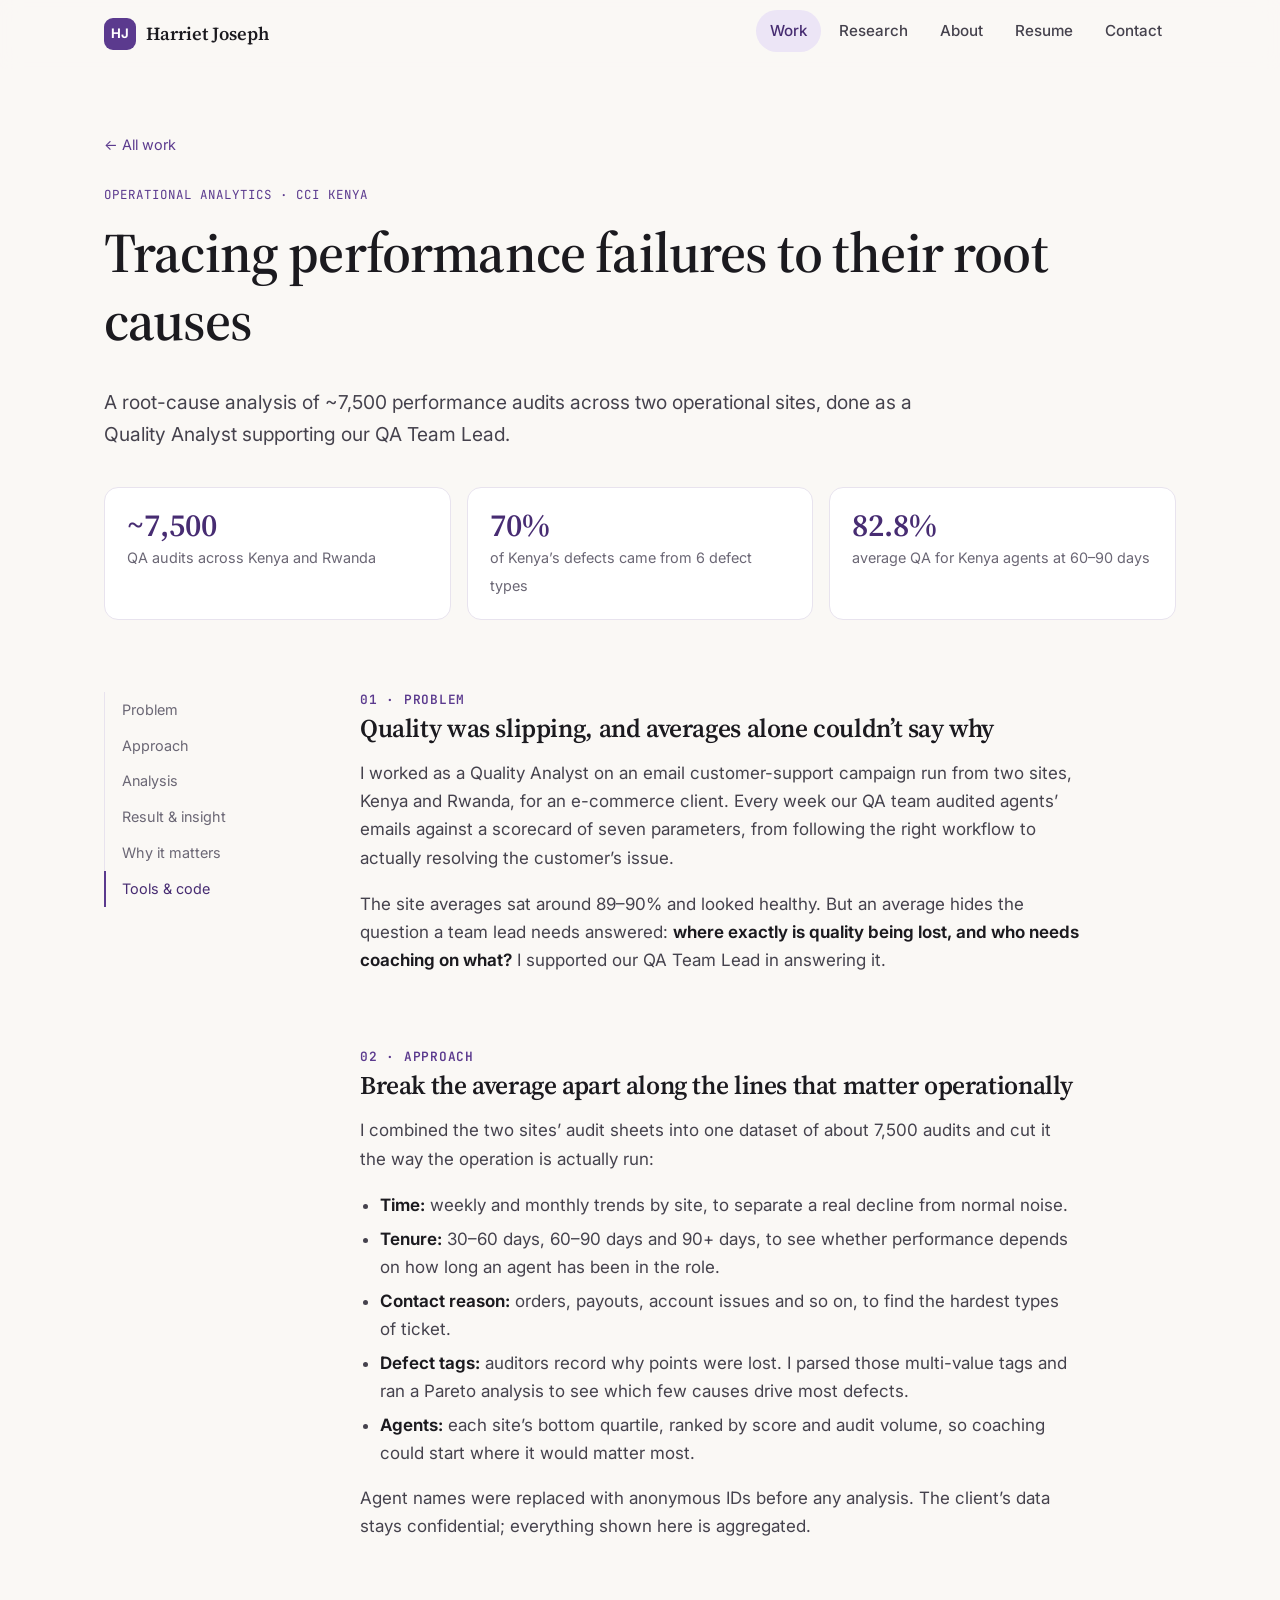
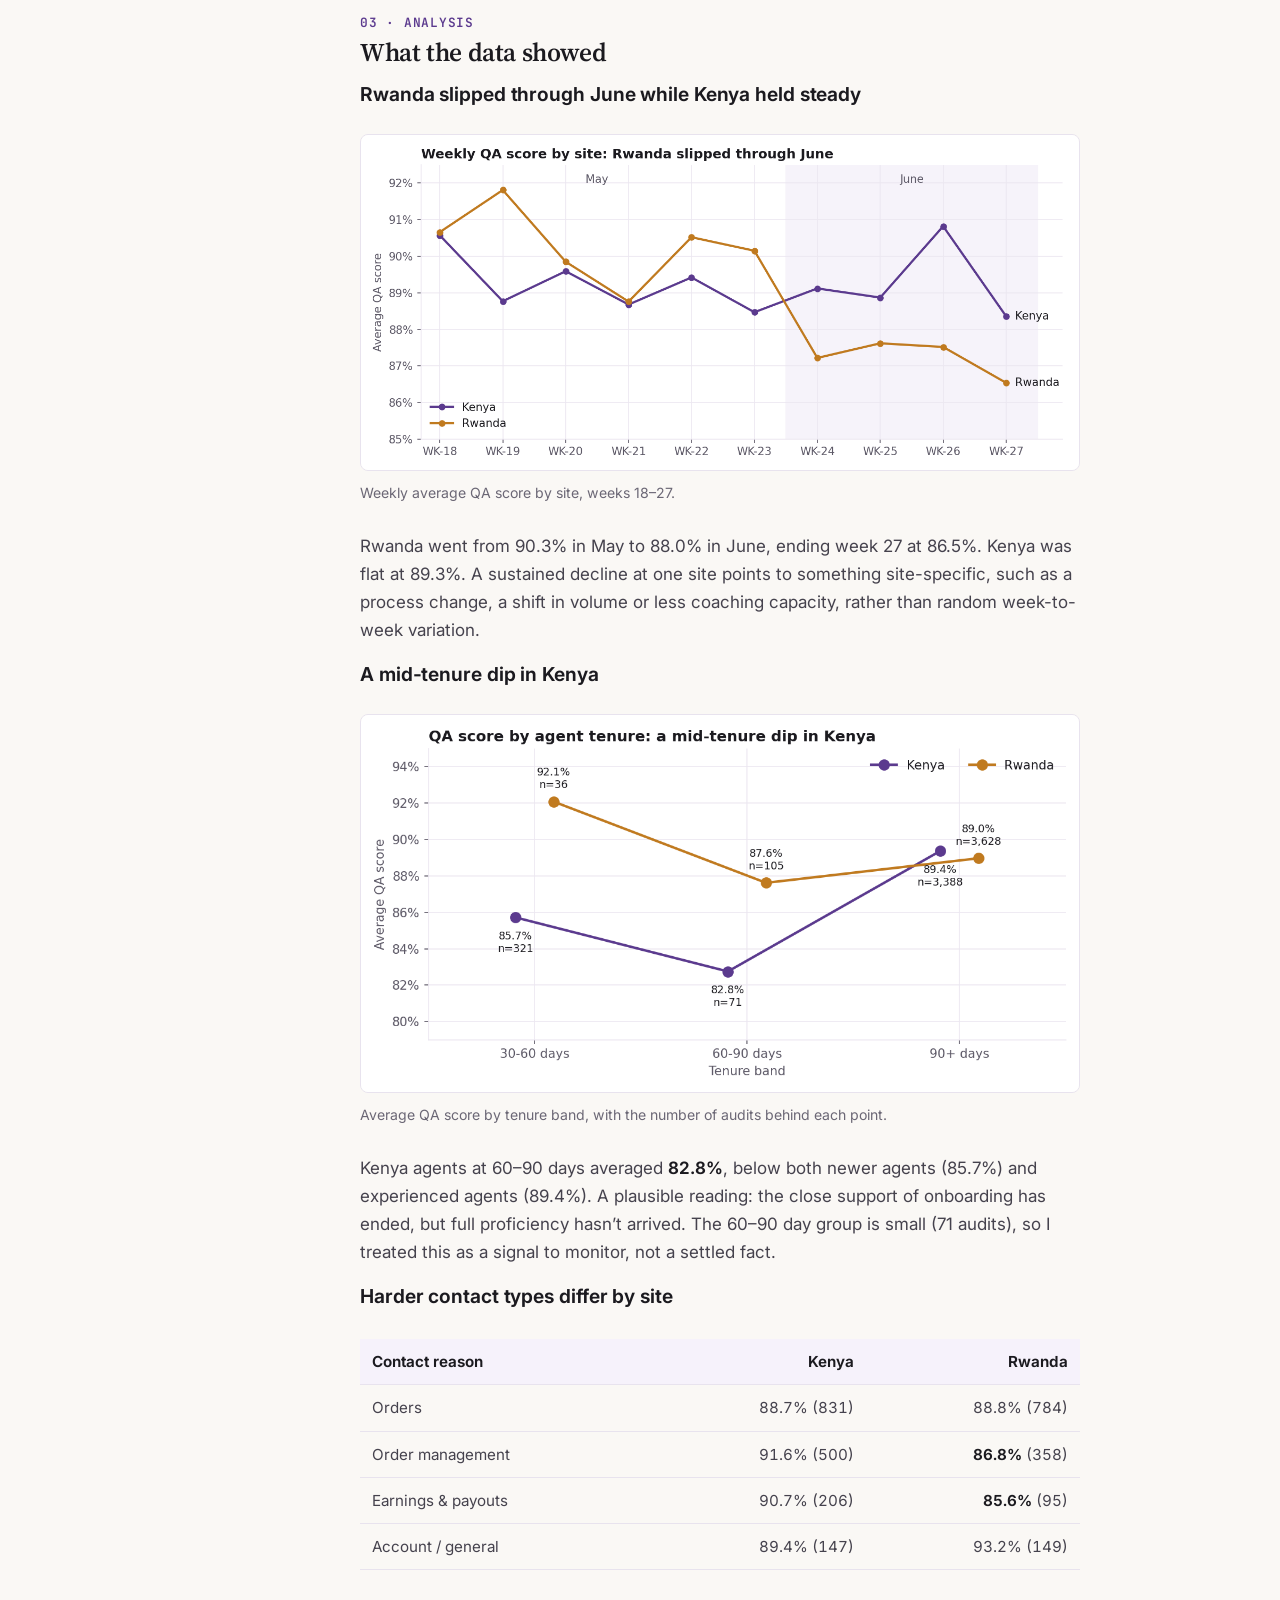
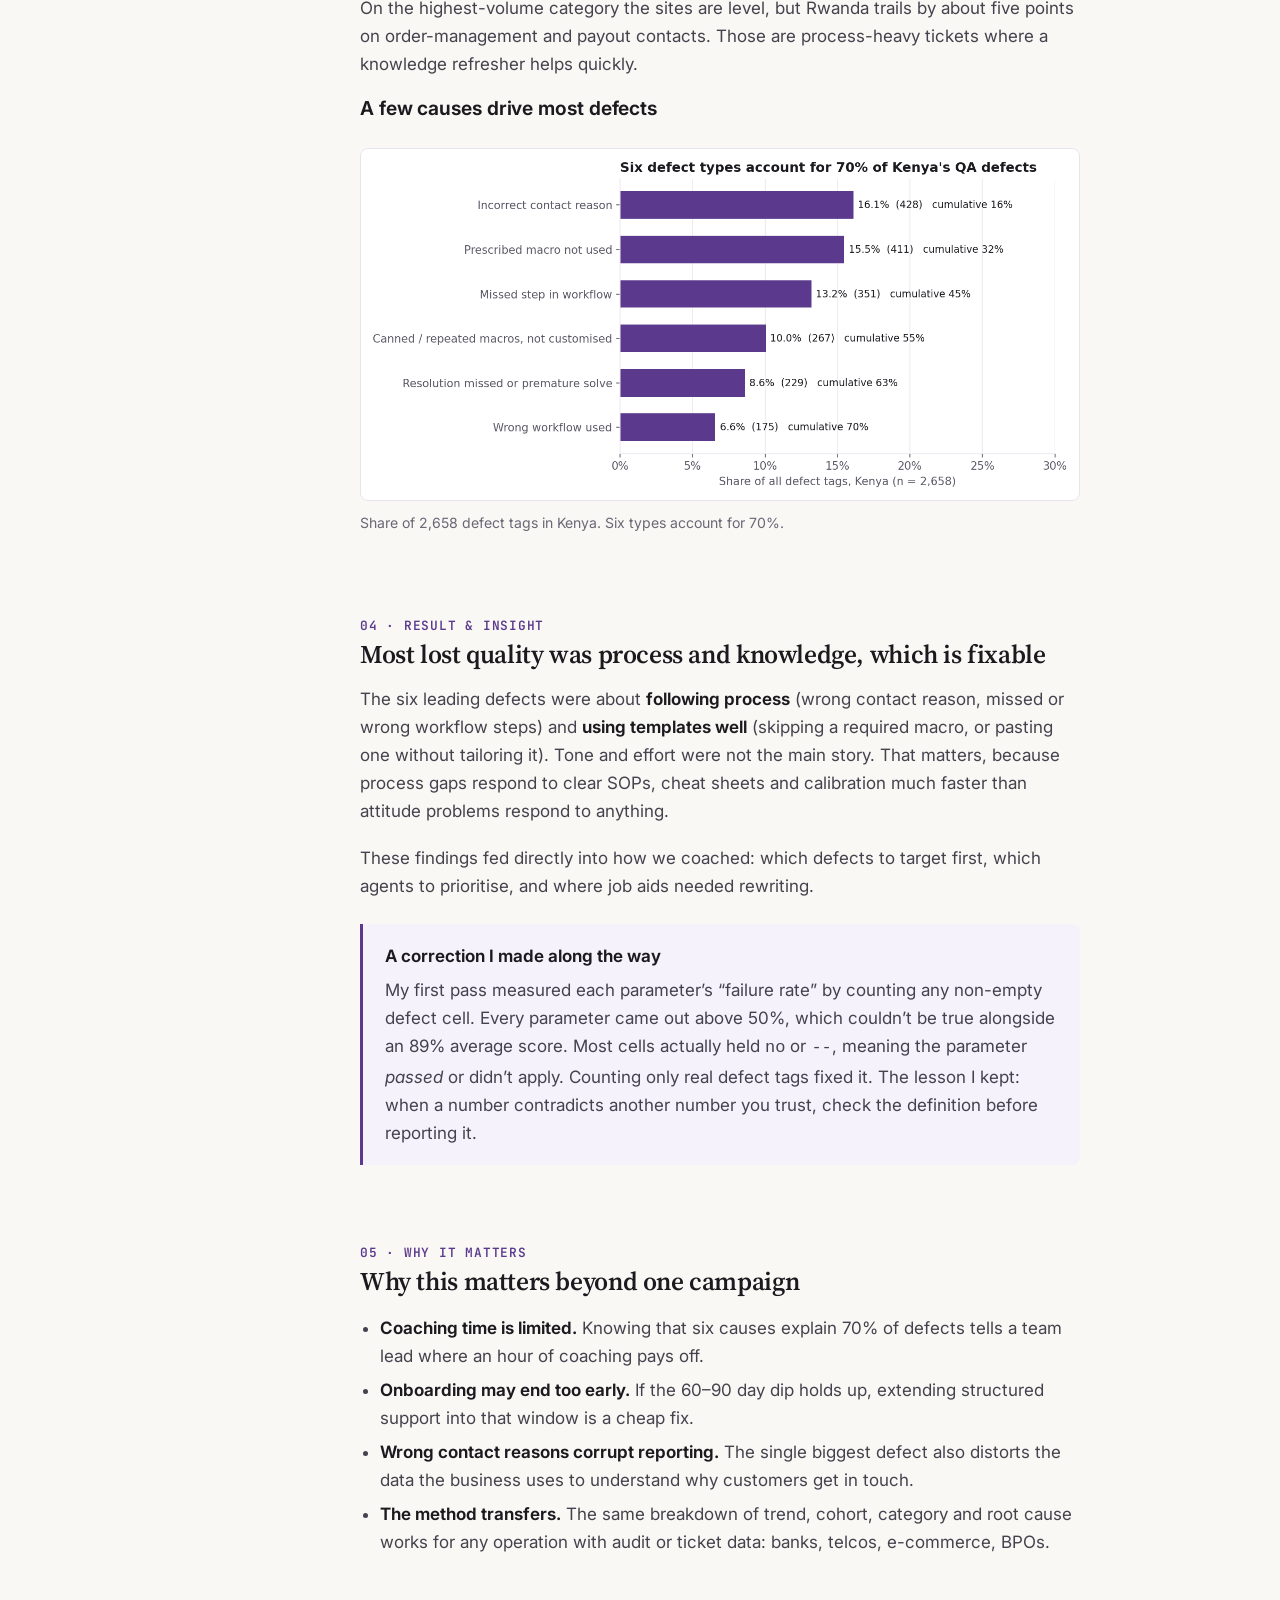
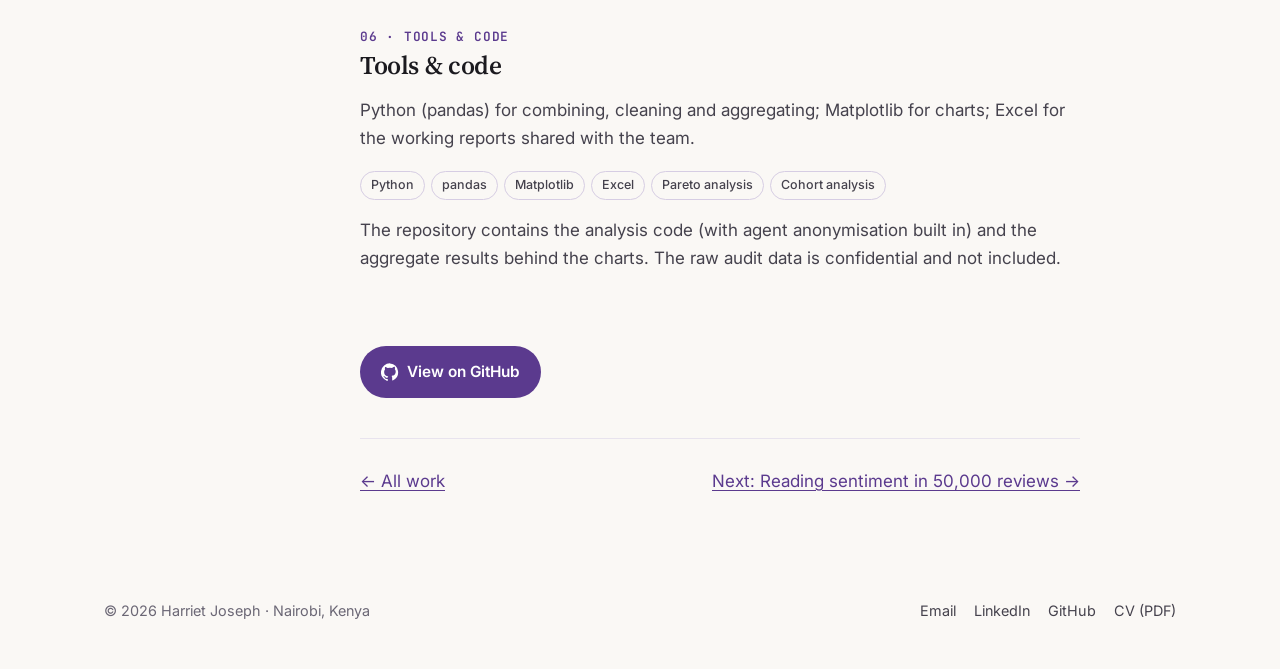
<file: case-qa-root-cause.html>
<!doctype html>
<html lang="en">
<head>
  <meta charset="utf-8">
  <meta name="viewport" content="width=device-width, initial-scale=1">
  <title>Tracing performance failures to their root causes | Harriet Joseph</title>
  <meta name="description" content="Root-cause analysis of about 7,500 performance audits across two sites: trends, a mid-tenure performance dip, and the six defect types behind 70% of defects.">
  <meta name="author" content="Harriet Joseph">
  <link rel="canonical" href="https://hattiespartan.github.io/case-qa-root-cause.html">
  <meta property="og:type" content="website">
  <meta property="og:title" content="Tracing performance failures to their root causes | Harriet Joseph">
  <meta property="og:description" content="Root-cause analysis of about 7,500 performance audits across two sites: trends, a mid-tenure performance dip, and the six defect types behind 70% of defects.">
  <meta property="og:url" content="https://hattiespartan.github.io/case-qa-root-cause.html">
  <meta property="og:image" content="https://hattiespartan.github.io/og-image.png">
  <meta name="twitter:card" content="summary_large_image">
  <meta name="theme-color" content="#5b3a8e">
  <link rel="icon" href="favicon.svg" type="image/svg+xml">
  <link rel="preconnect" href="https://fonts.googleapis.com">
  <link rel="preconnect" href="https://fonts.gstatic.com" crossorigin>
  <link rel="stylesheet" href="https://fonts.googleapis.com/css2?family=Inter:wght@400;500;600;700&family=JetBrains+Mono:wght@400;500&family=Source+Serif+4:ital,opsz,wght@0,8..60,600;1,8..60,500&display=swap">
  <link rel="stylesheet" href="style.css">
</head>
<body>
  <a class="skip-link" href="#main">Skip to content</a>
  <header class="site-header">
    <nav class="nav container" aria-label="Main">
      <a class="brand" href="index.html" aria-label="Harriet Joseph, home">
        <span class="brand-mark" aria-hidden="true">HJ</span>
        <span>Harriet Joseph</span>
      </a>
      <button class="nav-toggle" aria-expanded="false" aria-controls="nav-links">
        <span class="visually-hidden">Menu</span>
        <svg viewBox="0 0 24 24" fill="none" stroke="currentColor" stroke-width="1.8" aria-hidden="true"><path d="M4 7h16M4 12h16M4 17h16"/></svg>
      </button>
      <ul class="nav-links" id="nav-links">
        <li><a href="work.html" aria-current="page">Work</a></li>
        <li><a href="research.html">Research</a></li>
        <li><a href="about.html">About</a></li>
        <li><a href="resume.html">Resume</a></li>
        <li><a href="index.html#contact">Contact</a></li>
      </ul>
    </nav>
  </header>

  <main id="main">

    <div class="page-head">
      <div class="container">
        <p class="breadcrumb"><a href="work.html">&larr; All work</a></p>
        <span class="eyebrow">Operational analytics &middot; CCI Kenya</span>
        <h1 style="max-width:18em">Tracing performance failures to their root causes</h1>
        <p class="lead">A root-cause analysis of ~7,500 performance audits across two operational sites, done as a Quality Analyst supporting our QA Team Lead.</p>
        <div class="stat-row"><div class="stat"><b>~7,500</b><span>QA audits across Kenya and Rwanda</span></div><div class="stat"><b>70%</b><span>of Kenya&rsquo;s defects came from 6 defect types</span></div><div class="stat"><b>82.8%</b><span>average QA for Kenya agents at 60&ndash;90 days</span></div></div>
      </div>
    </div>
    <div class="case">
      <div class="container case-layout">
        <nav class="case-toc" aria-label="On this page"><ol><li><a href="#problem">Problem</a></li><li><a href="#approach">Approach</a></li><li><a href="#analysis">Analysis</a></li><li><a href="#result">Result &amp; insight</a></li><li><a href="#relevance">Why it matters</a></li><li><a href="#tools">Tools &amp; code</a></li></ol></nav>
        <article class="case-body">
            <section id="problem" aria-labelledby="problem-h">
              <h2 id="problem-h"><span class="step">01 &middot; Problem</span>Quality was slipping, and averages alone couldn&rsquo;t say why</h2>
              <p>I worked as a Quality Analyst on an email customer-support campaign run from two sites, Kenya and Rwanda, for an e-commerce client. Every week our QA team audited agents&rsquo; emails against a scorecard of seven parameters, from following the right workflow to actually resolving the customer&rsquo;s issue.</p>
      <p>The site averages sat around 89&ndash;90% and looked healthy. But an average hides the question a team lead needs answered: <strong>where exactly is quality being lost, and who needs coaching on what?</strong> I supported our QA Team Lead in answering it.</p>
            </section>
            <section id="approach" aria-labelledby="approach-h">
              <h2 id="approach-h"><span class="step">02 &middot; Approach</span>Break the average apart along the lines that matter operationally</h2>
              <p>I combined the two sites&rsquo; audit sheets into one dataset of about 7,500 audits and cut it the way the operation is actually run:</p>
      <ul>
        <li><strong>Time:</strong> weekly and monthly trends by site, to separate a real decline from normal noise.</li>
        <li><strong>Tenure:</strong> 30&ndash;60 days, 60&ndash;90 days and 90+ days, to see whether performance depends on how long an agent has been in the role.</li>
        <li><strong>Contact reason:</strong> orders, payouts, account issues and so on, to find the hardest types of ticket.</li>
        <li><strong>Defect tags:</strong> auditors record why points were lost. I parsed those multi-value tags and ran a Pareto analysis to see which few causes drive most defects.</li>
        <li><strong>Agents:</strong> each site&rsquo;s bottom quartile, ranked by score and audit volume, so coaching could start where it would matter most.</li>
      </ul>
      <p>Agent names were replaced with anonymous IDs before any analysis. The client&rsquo;s data stays confidential; everything shown here is aggregated.</p>
            </section>
            <section id="analysis" aria-labelledby="analysis-h">
              <h2 id="analysis-h"><span class="step">03 &middot; Analysis</span>What the data showed</h2>
              <h3>Rwanda slipped through June while Kenya held steady</h3>
      <figure><img src="img-qa-weekly.png" width="1350" height="630" alt="Line chart of weekly QA score by site. Both sites near 89 to 91 percent in May; Rwanda falls to about 86.5 percent by week 27 while Kenya stays near 89 percent." loading="lazy">
      <figcaption>Weekly average QA score by site, weeks 18&ndash;27.</figcaption></figure>
      <p>Rwanda went from 90.3% in May to 88.0% in June, ending week 27 at 86.5%. Kenya was flat at 89.3%. A sustained decline at one site points to something site-specific, such as a process change, a shift in volume or less coaching capacity, rather than random week-to-week variation.</p>

      <h3>A mid-tenure dip in Kenya</h3>
      <figure><img src="img-qa-tenure.png" width="1200" height="630" alt="Dot plot of QA score by tenure band. Kenya: 85.7 percent at 30 to 60 days, 82.8 percent at 60 to 90 days, 89.4 percent after 90 days. Rwanda: 92.1, 87.6 and 89.0 percent." loading="lazy">
      <figcaption>Average QA score by tenure band, with the number of audits behind each point.</figcaption></figure>
      <p>Kenya agents at 60&ndash;90 days averaged <strong>82.8%</strong>, below both newer agents (85.7%) and experienced agents (89.4%). A plausible reading: the close support of onboarding has ended, but full proficiency hasn&rsquo;t arrived. The 60&ndash;90 day group is small (71 audits), so I treated this as a signal to monitor, not a settled fact.</p>

      <h3>Harder contact types differ by site</h3>
      <div class="table-wrap"><table>
        <thead><tr><th>Contact reason</th><th class="num">Kenya</th><th class="num">Rwanda</th></tr></thead>
        <tbody>
          <tr><td>Orders</td><td class="num">88.7% (831)</td><td class="num">88.8% (784)</td></tr>
          <tr><td>Order management</td><td class="num">91.6% (500)</td><td class="num"><strong>86.8%</strong> (358)</td></tr>
          <tr><td>Earnings &amp; payouts</td><td class="num">90.7% (206)</td><td class="num"><strong>85.6%</strong> (95)</td></tr>
          <tr><td>Account / general</td><td class="num">89.4% (147)</td><td class="num">93.2% (149)</td></tr>
        </tbody>
      </table></div>
      <p>On the highest-volume category the sites are level, but Rwanda trails by about five points on order-management and payout contacts. Those are process-heavy tickets where a knowledge refresher helps quickly.</p>

      <h3>A few causes drive most defects</h3>
      <figure><img src="img-qa-pareto.png" width="1350" height="660" alt="Bar chart of defect types in Kenya: incorrect contact reason 16.1 percent, prescribed macro not used 15.5, missed step in workflow 13.2, canned macros not customised 10.0, resolution missed or premature solve 8.6, wrong workflow used 6.6. Cumulative 70 percent." loading="lazy">
      <figcaption>Share of 2,658 defect tags in Kenya. Six types account for 70%.</figcaption></figure>
            </section>
            <section id="result" aria-labelledby="result-h">
              <h2 id="result-h"><span class="step">04 &middot; Result &amp; insight</span>Most lost quality was process and knowledge, which is fixable</h2>
              <p>The six leading defects were about <strong>following process</strong> (wrong contact reason, missed or wrong workflow steps) and <strong>using templates well</strong> (skipping a required macro, or pasting one without tailoring it). Tone and effort were not the main story. That matters, because process gaps respond to clear SOPs, cheat sheets and calibration much faster than attitude problems respond to anything.</p>
      <p>These findings fed directly into how we coached: which defects to target first, which agents to prioritise, and where job aids needed rewriting.</p>
      <div class="callout"><span class="callout-title">A correction I made along the way</span>
      <p>My first pass measured each parameter&rsquo;s &ldquo;failure rate&rdquo; by counting any non-empty defect cell. Every parameter came out above 50%, which couldn&rsquo;t be true alongside an 89% average score. Most cells actually held <code>no</code> or <code>--</code>, meaning the parameter <em>passed</em> or didn&rsquo;t apply. Counting only real defect tags fixed it. The lesson I kept: when a number contradicts another number you trust, check the definition before reporting it.</p></div>
            </section>
            <section id="relevance" aria-labelledby="relevance-h">
              <h2 id="relevance-h"><span class="step">05 &middot; Why it matters</span>Why this matters beyond one campaign</h2>
              <ul>
        <li><strong>Coaching time is limited.</strong> Knowing that six causes explain 70% of defects tells a team lead where an hour of coaching pays off.</li>
        <li><strong>Onboarding may end too early.</strong> If the 60&ndash;90 day dip holds up, extending structured support into that window is a cheap fix.</li>
        <li><strong>Wrong contact reasons corrupt reporting.</strong> The single biggest defect also distorts the data the business uses to understand why customers get in touch.</li>
        <li><strong>The method transfers.</strong> The same breakdown of trend, cohort, category and root cause works for any operation with audit or ticket data: banks, telcos, e-commerce, BPOs.</li>
      </ul>
            </section>
            <section id="tools" aria-labelledby="tools-h">
              <h2 id="tools-h"><span class="step">06 &middot; Tools &amp; code</span>Tools &amp; code</h2>
              <p>Python (pandas) for combining, cleaning and aggregating; Matplotlib for charts; Excel for the working reports shared with the team.</p>
      <ul class="tags" aria-label="Tools"><li>Python</li><li>pandas</li><li>Matplotlib</li><li>Excel</li><li>Pareto analysis</li><li>Cohort analysis</li></ul>
      <p style="margin-top:16px">The repository contains the analysis code (with agent anonymisation built in) and the aggregate results behind the charts. The raw audit data is confidential and not included.</p>
            </section>
          <div class="btn-row" style="margin-bottom:40px"><a class="btn btn-primary" href="https://github.com/HattieSpartan/qa-root-cause-analysis" rel="noopener"><svg viewBox="0 0 24 24" fill="currentColor" aria-hidden="true"><path d="M12 .5a12 12 0 0 0-3.8 23.4c.6.1.8-.3.8-.6v-2c-3.3.7-4-1.6-4-1.6-.6-1.4-1.4-1.8-1.4-1.8-1-.7.1-.7.1-.7 1.2.1 1.8 1.2 1.8 1.2 1 1.8 2.8 1.3 3.5 1 .1-.8.4-1.3.7-1.6-2.7-.3-5.5-1.3-5.5-6 0-1.3.5-2.4 1.2-3.2-.1-.3-.5-1.5.1-3.2 0 0 1-.3 3.3 1.2a11.5 11.5 0 0 1 6 0C17.3 4.6 18.3 5 18.3 5c.7 1.7.2 2.9.1 3.2.8.8 1.2 1.9 1.2 3.2 0 4.6-2.8 5.6-5.5 5.9.4.4.8 1.1.8 2.2v3.3c0 .3.2.7.8.6A12 12 0 0 0 12 .5Z"/></svg> View on GitHub</a></div>
          <div class="next-case">
            <a href="work.html">&larr; All work</a>
            <a href="case-sentiment-lstm.html">Next: Reading sentiment in 50,000 reviews &rarr;</a>
          </div>
        </article>
      </div>
    </div>
    <div style="height:64px"></div>

  </main>

  <footer class="site-footer">
    <div class="container footer-row">
      <p style="margin:0">&copy; <span id="year">2026</span> Harriet Joseph &middot; Nairobi, Kenya</p>
      <ul class="footer-links">
        <li><a href="mailto:harriet.joseph35@gmail.com">Email</a></li>
        <li><a href="https://www.linkedin.com/in/harriet-joseph-5669b921b/" rel="noopener">LinkedIn</a></li>
        <li><a href="https://github.com/HattieSpartan" rel="noopener">GitHub</a></li>
        <li><a href="Harriet_Joseph_CV.pdf">CV (PDF)</a></li>
      </ul>
    </div>
  </footer>
  <script src="main.js" defer></script>
</body>
</html>
</file>
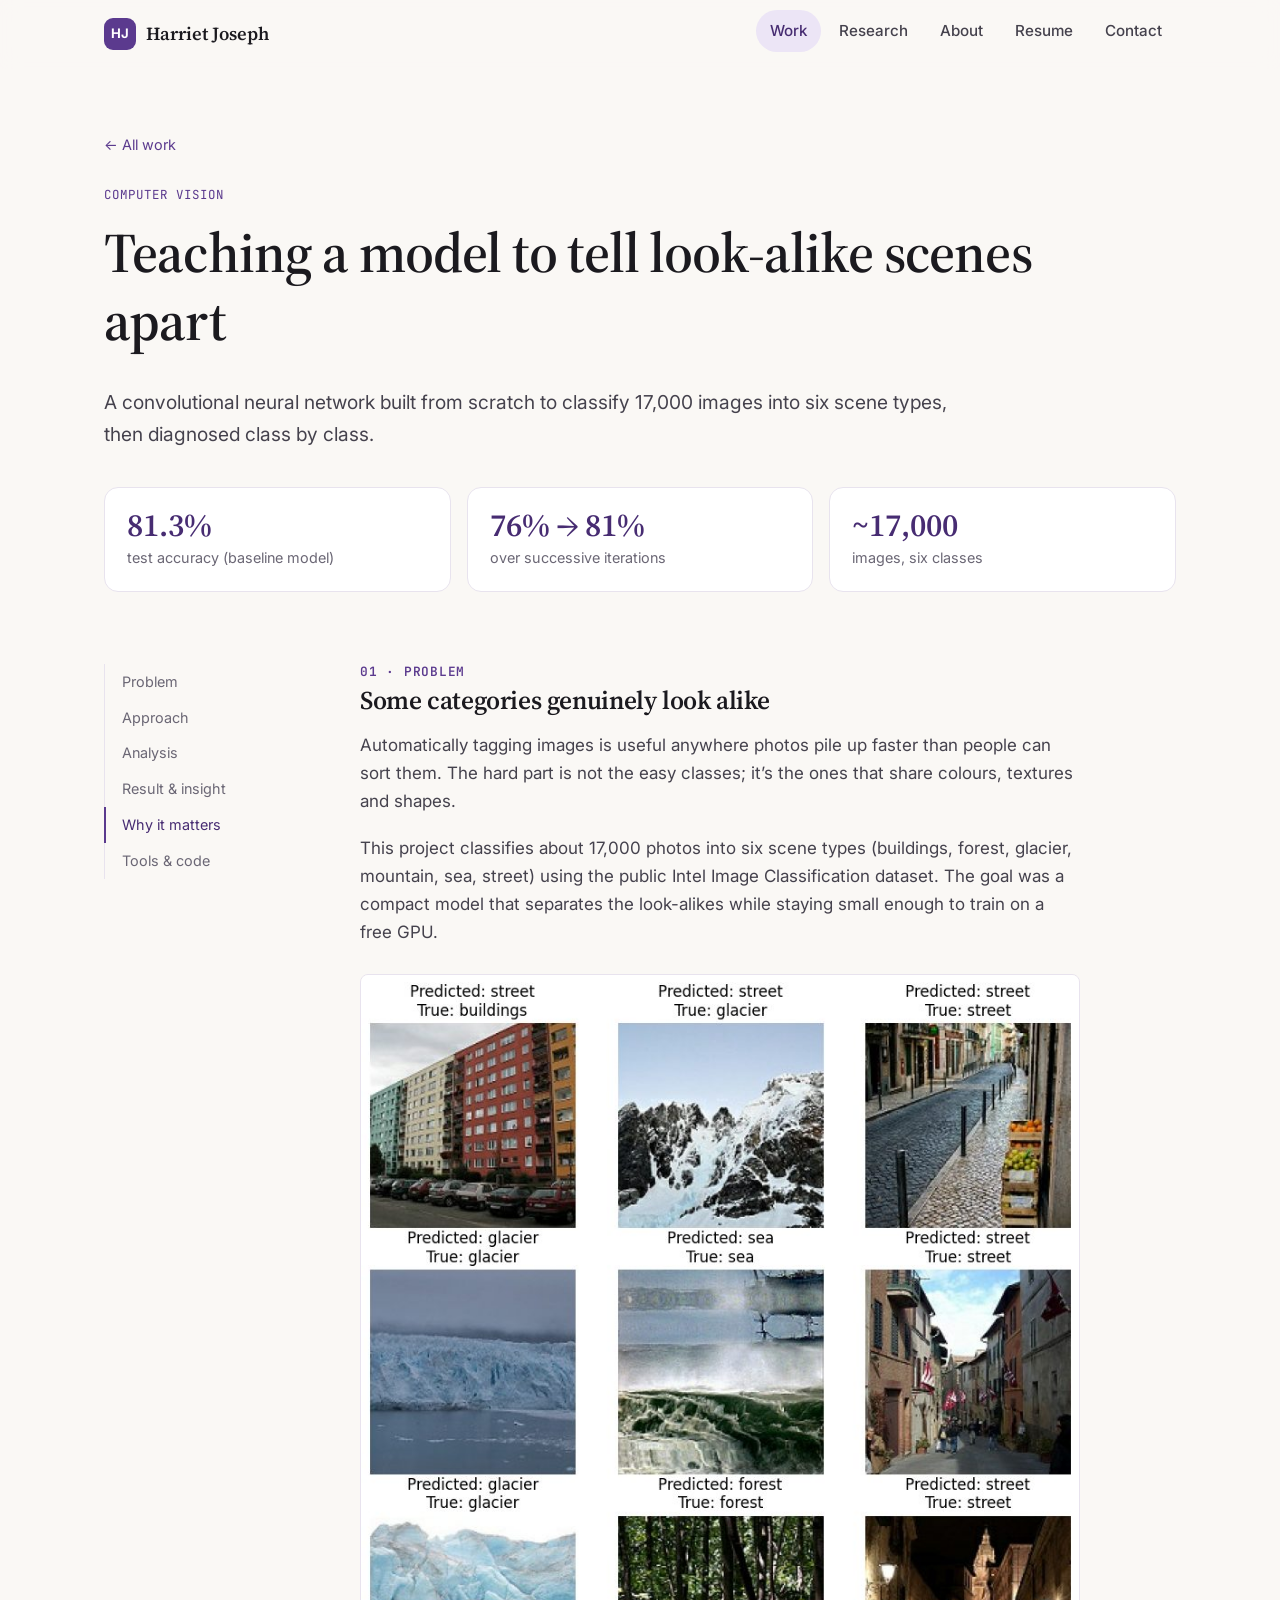
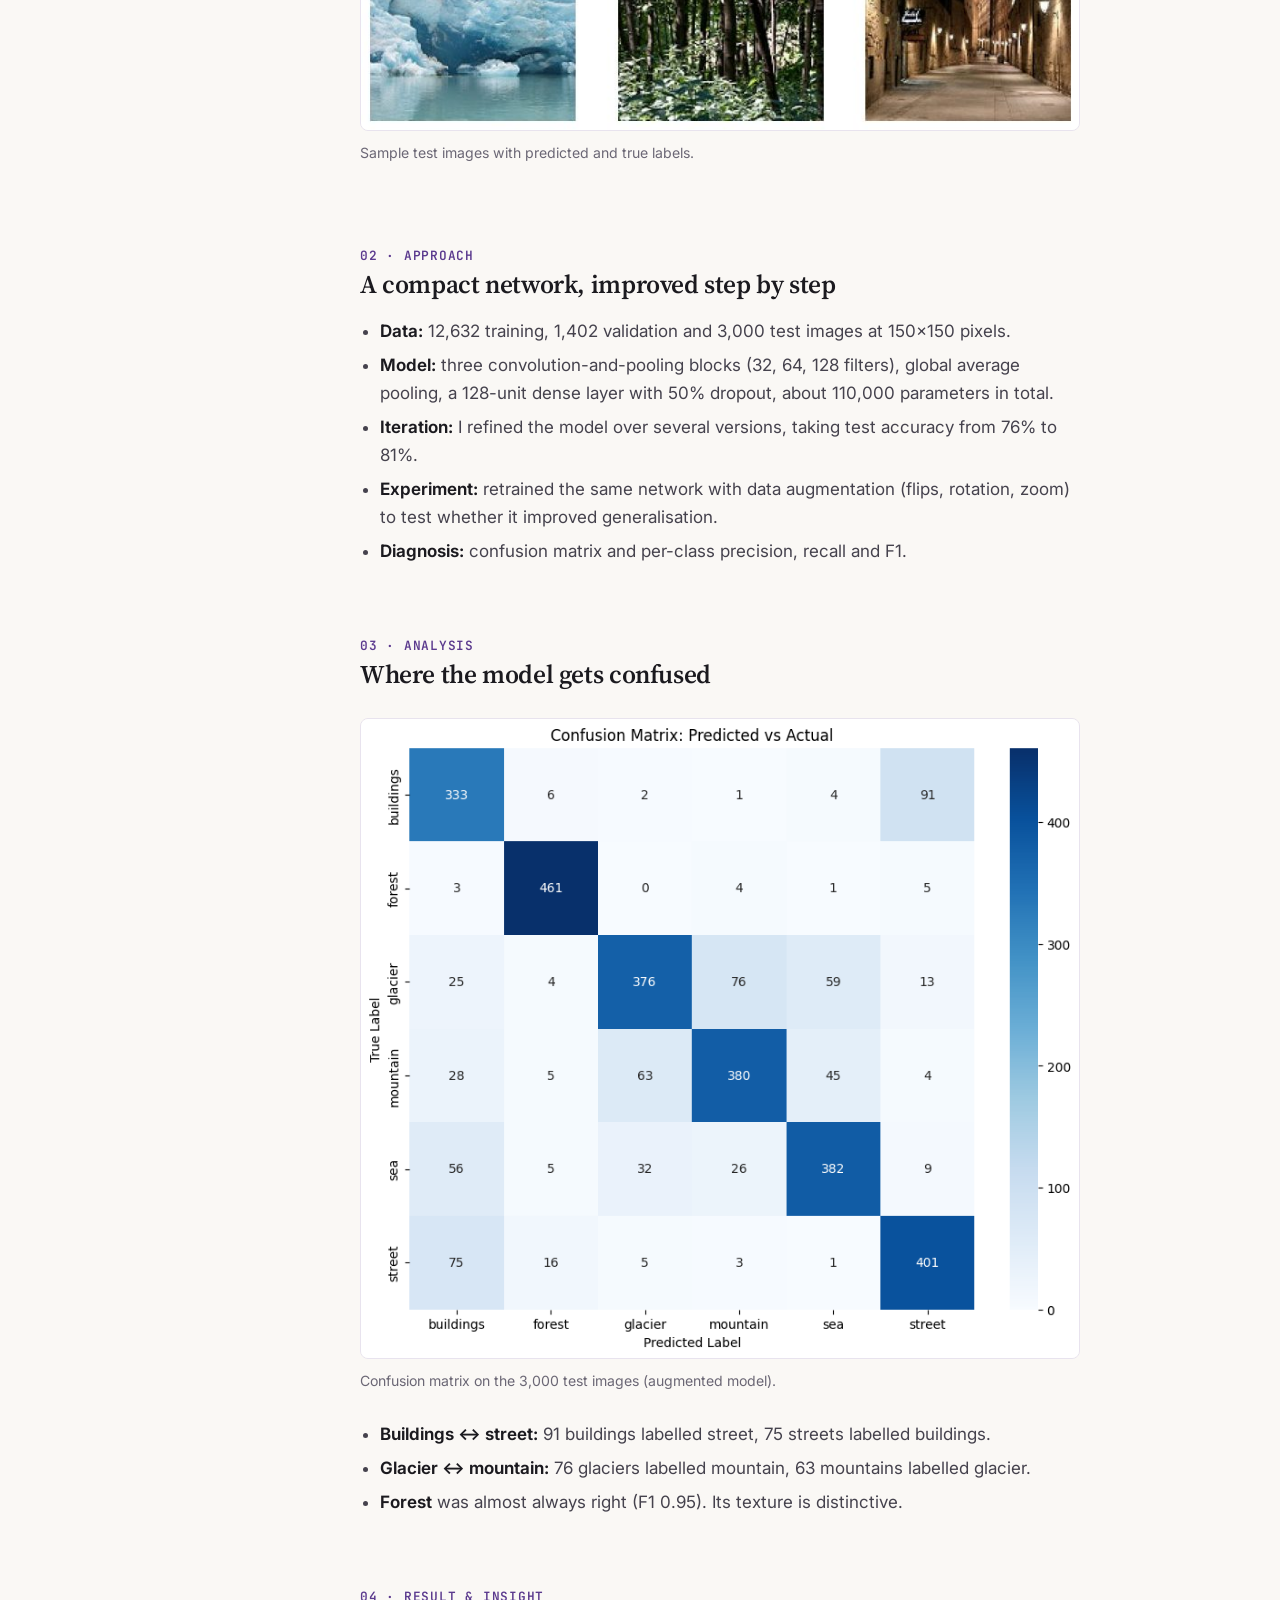
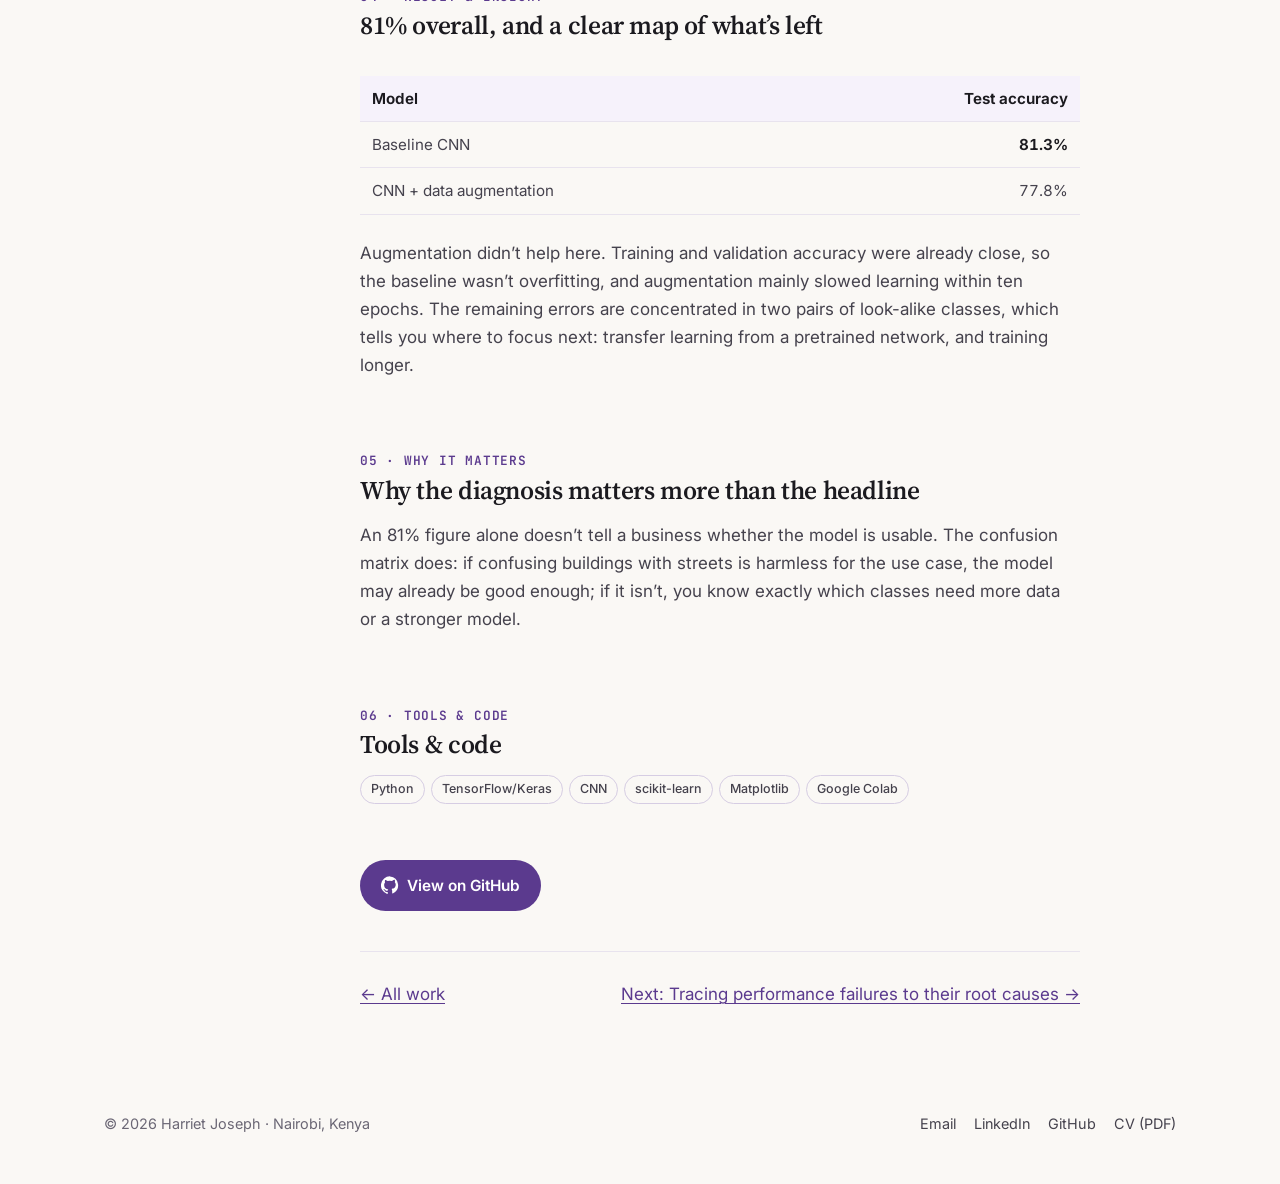
<file: case-scene-cnn.html>
<!doctype html>
<html lang="en">
<head>
  <meta charset="utf-8">
  <meta name="viewport" content="width=device-width, initial-scale=1">
  <title>Teaching a model to tell look-alike scenes apart | Harriet Joseph</title>
  <meta name="description" content="A CNN built from scratch for six-class scene classification: 81.3% test accuracy, improved from 76% through iteration, with a class-by-class diagnosis.">
  <meta name="author" content="Harriet Joseph">
  <link rel="canonical" href="https://hattiespartan.github.io/case-scene-cnn.html">
  <meta property="og:type" content="website">
  <meta property="og:title" content="Teaching a model to tell look-alike scenes apart | Harriet Joseph">
  <meta property="og:description" content="A CNN built from scratch for six-class scene classification: 81.3% test accuracy, improved from 76% through iteration, with a class-by-class diagnosis.">
  <meta property="og:url" content="https://hattiespartan.github.io/case-scene-cnn.html">
  <meta property="og:image" content="https://hattiespartan.github.io/og-image.png">
  <meta name="twitter:card" content="summary_large_image">
  <meta name="theme-color" content="#5b3a8e">
  <link rel="icon" href="favicon.svg" type="image/svg+xml">
  <link rel="preconnect" href="https://fonts.googleapis.com">
  <link rel="preconnect" href="https://fonts.gstatic.com" crossorigin>
  <link rel="stylesheet" href="https://fonts.googleapis.com/css2?family=Inter:wght@400;500;600;700&family=JetBrains+Mono:wght@400;500&family=Source+Serif+4:ital,opsz,wght@0,8..60,600;1,8..60,500&display=swap">
  <link rel="stylesheet" href="style.css">
</head>
<body>
  <a class="skip-link" href="#main">Skip to content</a>
  <header class="site-header">
    <nav class="nav container" aria-label="Main">
      <a class="brand" href="index.html" aria-label="Harriet Joseph, home">
        <span class="brand-mark" aria-hidden="true">HJ</span>
        <span>Harriet Joseph</span>
      </a>
      <button class="nav-toggle" aria-expanded="false" aria-controls="nav-links">
        <span class="visually-hidden">Menu</span>
        <svg viewBox="0 0 24 24" fill="none" stroke="currentColor" stroke-width="1.8" aria-hidden="true"><path d="M4 7h16M4 12h16M4 17h16"/></svg>
      </button>
      <ul class="nav-links" id="nav-links">
        <li><a href="work.html" aria-current="page">Work</a></li>
        <li><a href="research.html">Research</a></li>
        <li><a href="about.html">About</a></li>
        <li><a href="resume.html">Resume</a></li>
        <li><a href="index.html#contact">Contact</a></li>
      </ul>
    </nav>
  </header>

  <main id="main">

    <div class="page-head">
      <div class="container">
        <p class="breadcrumb"><a href="work.html">&larr; All work</a></p>
        <span class="eyebrow">Computer vision</span>
        <h1 style="max-width:18em">Teaching a model to tell look-alike scenes apart</h1>
        <p class="lead">A convolutional neural network built from scratch to classify 17,000 images into six scene types, then diagnosed class by class.</p>
        <div class="stat-row"><div class="stat"><b>81.3%</b><span>test accuracy (baseline model)</span></div><div class="stat"><b>76% &rarr; 81%</b><span>over successive iterations</span></div><div class="stat"><b>~17,000</b><span>images, six classes</span></div></div>
      </div>
    </div>
    <div class="case">
      <div class="container case-layout">
        <nav class="case-toc" aria-label="On this page"><ol><li><a href="#problem">Problem</a></li><li><a href="#approach">Approach</a></li><li><a href="#analysis">Analysis</a></li><li><a href="#result">Result &amp; insight</a></li><li><a href="#relevance">Why it matters</a></li><li><a href="#tools">Tools &amp; code</a></li></ol></nav>
        <article class="case-body">
            <section id="problem" aria-labelledby="problem-h">
              <h2 id="problem-h"><span class="step">01 &middot; Problem</span>Some categories genuinely look alike</h2>
              <p>Automatically tagging images is useful anywhere photos pile up faster than people can sort them. The hard part is not the easy classes; it&rsquo;s the ones that share colours, textures and shapes.</p>
      <p>This project classifies about 17,000 photos into six scene types (buildings, forest, glacier, mountain, sea, street) using the public Intel Image Classification dataset. The goal was a compact model that separates the look-alikes while staying small enough to train on a free GPU.</p>
      <figure><img src="img-cnn-predictions.jpg" width="793" height="833" alt="Grid of nine test images with the model's predicted and true labels, most correct." loading="lazy">
      <figcaption>Sample test images with predicted and true labels.</figcaption></figure>
            </section>
            <section id="approach" aria-labelledby="approach-h">
              <h2 id="approach-h"><span class="step">02 &middot; Approach</span>A compact network, improved step by step</h2>
              <ul>
        <li><strong>Data:</strong> 12,632 training, 1,402 validation and 3,000 test images at 150&times;150 pixels.</li>
        <li><strong>Model:</strong> three convolution-and-pooling blocks (32, 64, 128 filters), global average pooling, a 128-unit dense layer with 50% dropout, about 110,000 parameters in total.</li>
        <li><strong>Iteration:</strong> I refined the model over several versions, taking test accuracy from 76% to 81%.</li>
        <li><strong>Experiment:</strong> retrained the same network with data augmentation (flips, rotation, zoom) to test whether it improved generalisation.</li>
        <li><strong>Diagnosis:</strong> confusion matrix and per-class precision, recall and F1.</li>
      </ul>
            </section>
            <section id="analysis" aria-labelledby="analysis-h">
              <h2 id="analysis-h"><span class="step">03 &middot; Analysis</span>Where the model gets confused</h2>
              <figure><img src="img-cnn-confusion.png" width="788" height="701" alt="Confusion matrix. Largest errors: 91 buildings predicted as street, 75 street predicted as buildings, 76 glacier predicted as mountain, 63 mountain predicted as glacier. Forest almost always correct." loading="lazy">
      <figcaption>Confusion matrix on the 3,000 test images (augmented model).</figcaption></figure>
      <ul>
        <li><strong>Buildings &harr; street:</strong> 91 buildings labelled street, 75 streets labelled buildings.</li>
        <li><strong>Glacier &harr; mountain:</strong> 76 glaciers labelled mountain, 63 mountains labelled glacier.</li>
        <li><strong>Forest</strong> was almost always right (F1 0.95). Its texture is distinctive.</li>
      </ul>
            </section>
            <section id="result" aria-labelledby="result-h">
              <h2 id="result-h"><span class="step">04 &middot; Result &amp; insight</span>81% overall, and a clear map of what&rsquo;s left</h2>
              <div class="table-wrap"><table>
        <thead><tr><th>Model</th><th class="num">Test accuracy</th></tr></thead>
        <tbody>
          <tr><td>Baseline CNN</td><td class="num"><strong>81.3%</strong></td></tr>
          <tr><td>CNN + data augmentation</td><td class="num">77.8%</td></tr>
        </tbody>
      </table></div>
      <p>Augmentation didn&rsquo;t help here. Training and validation accuracy were already close, so the baseline wasn&rsquo;t overfitting, and augmentation mainly slowed learning within ten epochs. The remaining errors are concentrated in two pairs of look-alike classes, which tells you where to focus next: transfer learning from a pretrained network, and training longer.</p>
            </section>
            <section id="relevance" aria-labelledby="relevance-h">
              <h2 id="relevance-h"><span class="step">05 &middot; Why it matters</span>Why the diagnosis matters more than the headline</h2>
              <p>An 81% figure alone doesn&rsquo;t tell a business whether the model is usable. The confusion matrix does: if confusing buildings with streets is harmless for the use case, the model may already be good enough; if it isn&rsquo;t, you know exactly which classes need more data or a stronger model.</p>
            </section>
            <section id="tools" aria-labelledby="tools-h">
              <h2 id="tools-h"><span class="step">06 &middot; Tools &amp; code</span>Tools &amp; code</h2>
              <ul class="tags" aria-label="Tools"><li>Python</li><li>TensorFlow/Keras</li><li>CNN</li><li>scikit-learn</li><li>Matplotlib</li><li>Google Colab</li></ul>
            </section>
          <div class="btn-row" style="margin-bottom:40px"><a class="btn btn-primary" href="https://github.com/HattieSpartan/scene-classification-cnn" rel="noopener"><svg viewBox="0 0 24 24" fill="currentColor" aria-hidden="true"><path d="M12 .5a12 12 0 0 0-3.8 23.4c.6.1.8-.3.8-.6v-2c-3.3.7-4-1.6-4-1.6-.6-1.4-1.4-1.8-1.4-1.8-1-.7.1-.7.1-.7 1.2.1 1.8 1.2 1.8 1.2 1 1.8 2.8 1.3 3.5 1 .1-.8.4-1.3.7-1.6-2.7-.3-5.5-1.3-5.5-6 0-1.3.5-2.4 1.2-3.2-.1-.3-.5-1.5.1-3.2 0 0 1-.3 3.3 1.2a11.5 11.5 0 0 1 6 0C17.3 4.6 18.3 5 18.3 5c.7 1.7.2 2.9.1 3.2.8.8 1.2 1.9 1.2 3.2 0 4.6-2.8 5.6-5.5 5.9.4.4.8 1.1.8 2.2v3.3c0 .3.2.7.8.6A12 12 0 0 0 12 .5Z"/></svg> View on GitHub</a></div>
          <div class="next-case">
            <a href="work.html">&larr; All work</a>
            <a href="case-qa-root-cause.html">Next: Tracing performance failures to their root causes &rarr;</a>
          </div>
        </article>
      </div>
    </div>
    <div style="height:64px"></div>

  </main>

  <footer class="site-footer">
    <div class="container footer-row">
      <p style="margin:0">&copy; <span id="year">2026</span> Harriet Joseph &middot; Nairobi, Kenya</p>
      <ul class="footer-links">
        <li><a href="mailto:harriet.joseph35@gmail.com">Email</a></li>
        <li><a href="https://www.linkedin.com/in/harriet-joseph-5669b921b/" rel="noopener">LinkedIn</a></li>
        <li><a href="https://github.com/HattieSpartan" rel="noopener">GitHub</a></li>
        <li><a href="Harriet_Joseph_CV.pdf">CV (PDF)</a></li>
      </ul>
    </div>
  </footer>
  <script src="main.js" defer></script>
</body>
</html>
</file>
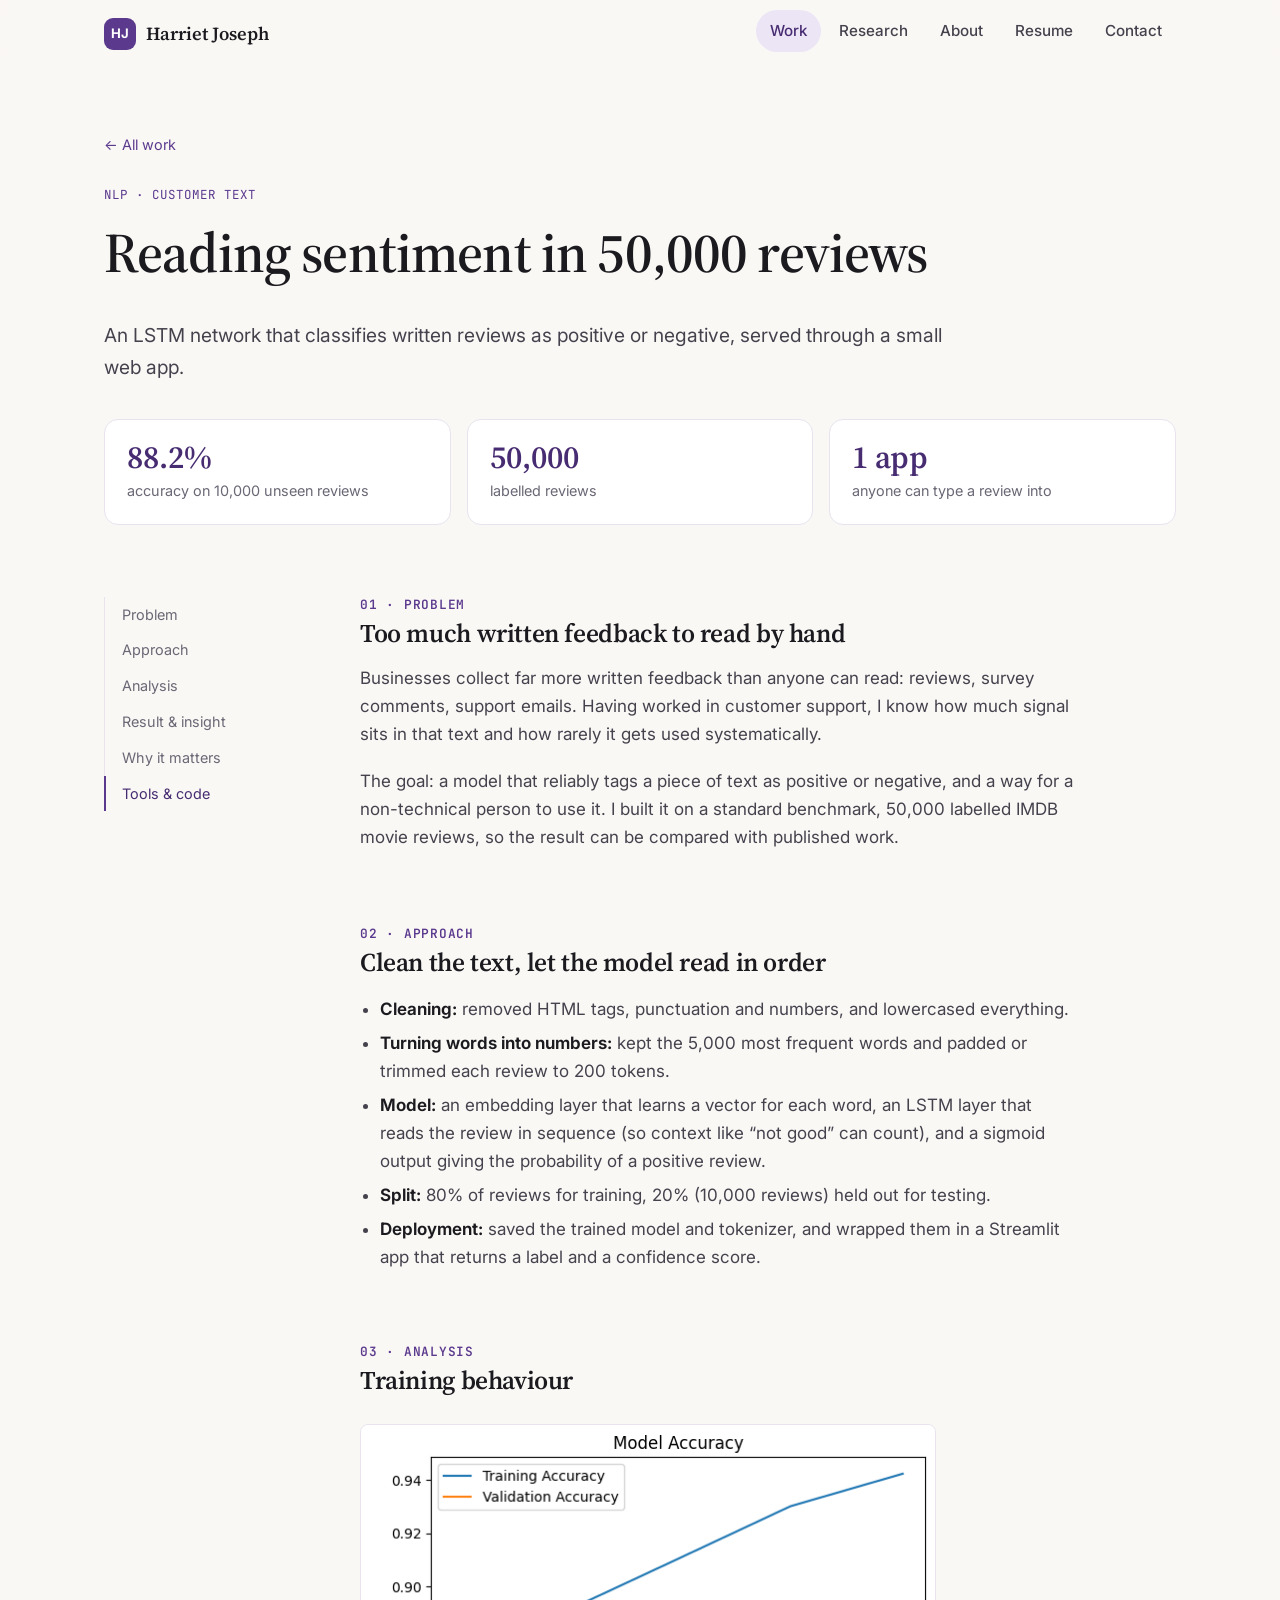
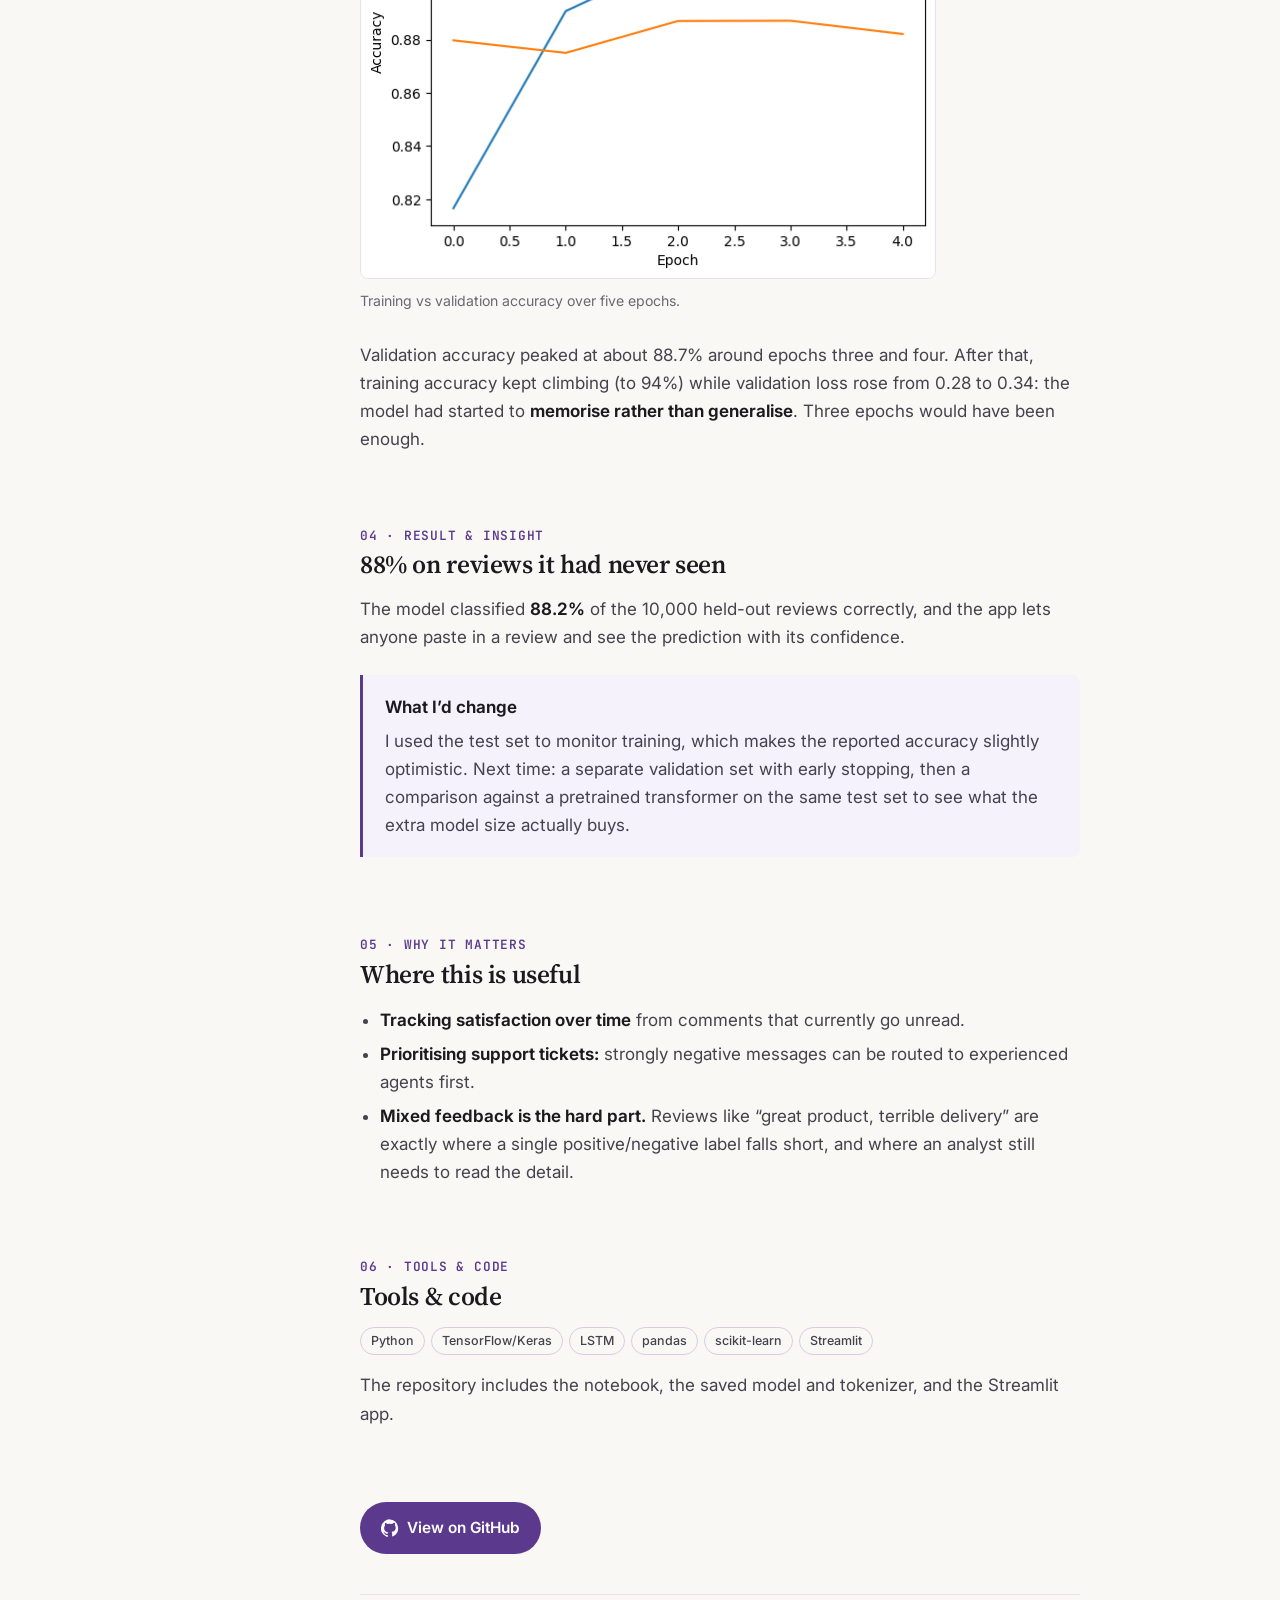
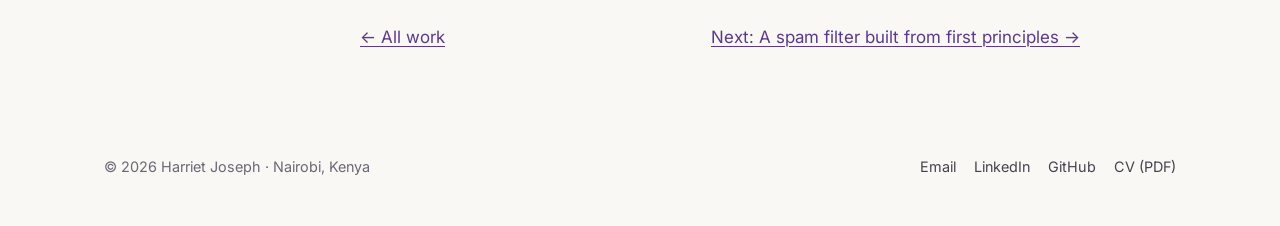
<file: case-sentiment-lstm.html>
<!doctype html>
<html lang="en">
<head>
  <meta charset="utf-8">
  <meta name="viewport" content="width=device-width, initial-scale=1">
  <title>Reading sentiment in 50,000 reviews | Harriet Joseph</title>
  <meta name="description" content="An LSTM sentiment classifier trained on 50,000 IMDB reviews (88.2% test accuracy), deployed as a Streamlit app.">
  <meta name="author" content="Harriet Joseph">
  <link rel="canonical" href="https://hattiespartan.github.io/case-sentiment-lstm.html">
  <meta property="og:type" content="website">
  <meta property="og:title" content="Reading sentiment in 50,000 reviews | Harriet Joseph">
  <meta property="og:description" content="An LSTM sentiment classifier trained on 50,000 IMDB reviews (88.2% test accuracy), deployed as a Streamlit app.">
  <meta property="og:url" content="https://hattiespartan.github.io/case-sentiment-lstm.html">
  <meta property="og:image" content="https://hattiespartan.github.io/og-image.png">
  <meta name="twitter:card" content="summary_large_image">
  <meta name="theme-color" content="#5b3a8e">
  <link rel="icon" href="favicon.svg" type="image/svg+xml">
  <link rel="preconnect" href="https://fonts.googleapis.com">
  <link rel="preconnect" href="https://fonts.gstatic.com" crossorigin>
  <link rel="stylesheet" href="https://fonts.googleapis.com/css2?family=Inter:wght@400;500;600;700&family=JetBrains+Mono:wght@400;500&family=Source+Serif+4:ital,opsz,wght@0,8..60,600;1,8..60,500&display=swap">
  <link rel="stylesheet" href="style.css">
</head>
<body>
  <a class="skip-link" href="#main">Skip to content</a>
  <header class="site-header">
    <nav class="nav container" aria-label="Main">
      <a class="brand" href="index.html" aria-label="Harriet Joseph, home">
        <span class="brand-mark" aria-hidden="true">HJ</span>
        <span>Harriet Joseph</span>
      </a>
      <button class="nav-toggle" aria-expanded="false" aria-controls="nav-links">
        <span class="visually-hidden">Menu</span>
        <svg viewBox="0 0 24 24" fill="none" stroke="currentColor" stroke-width="1.8" aria-hidden="true"><path d="M4 7h16M4 12h16M4 17h16"/></svg>
      </button>
      <ul class="nav-links" id="nav-links">
        <li><a href="work.html" aria-current="page">Work</a></li>
        <li><a href="research.html">Research</a></li>
        <li><a href="about.html">About</a></li>
        <li><a href="resume.html">Resume</a></li>
        <li><a href="index.html#contact">Contact</a></li>
      </ul>
    </nav>
  </header>

  <main id="main">

    <div class="page-head">
      <div class="container">
        <p class="breadcrumb"><a href="work.html">&larr; All work</a></p>
        <span class="eyebrow">NLP &middot; Customer text</span>
        <h1 style="max-width:18em">Reading sentiment in 50,000 reviews</h1>
        <p class="lead">An LSTM network that classifies written reviews as positive or negative, served through a small web app.</p>
        <div class="stat-row"><div class="stat"><b>88.2%</b><span>accuracy on 10,000 unseen reviews</span></div><div class="stat"><b>50,000</b><span>labelled reviews</span></div><div class="stat"><b>1 app</b><span>anyone can type a review into</span></div></div>
      </div>
    </div>
    <div class="case">
      <div class="container case-layout">
        <nav class="case-toc" aria-label="On this page"><ol><li><a href="#problem">Problem</a></li><li><a href="#approach">Approach</a></li><li><a href="#analysis">Analysis</a></li><li><a href="#result">Result &amp; insight</a></li><li><a href="#relevance">Why it matters</a></li><li><a href="#tools">Tools &amp; code</a></li></ol></nav>
        <article class="case-body">
            <section id="problem" aria-labelledby="problem-h">
              <h2 id="problem-h"><span class="step">01 &middot; Problem</span>Too much written feedback to read by hand</h2>
              <p>Businesses collect far more written feedback than anyone can read: reviews, survey comments, support emails. Having worked in customer support, I know how much signal sits in that text and how rarely it gets used systematically.</p>
      <p>The goal: a model that reliably tags a piece of text as positive or negative, and a way for a non-technical person to use it. I built it on a standard benchmark, 50,000 labelled IMDB movie reviews, so the result can be compared with published work.</p>
            </section>
            <section id="approach" aria-labelledby="approach-h">
              <h2 id="approach-h"><span class="step">02 &middot; Approach</span>Clean the text, let the model read in order</h2>
              <ul>
        <li><strong>Cleaning:</strong> removed HTML tags, punctuation and numbers, and lowercased everything.</li>
        <li><strong>Turning words into numbers:</strong> kept the 5,000 most frequent words and padded or trimmed each review to 200 tokens.</li>
        <li><strong>Model:</strong> an embedding layer that learns a vector for each word, an LSTM layer that reads the review in sequence (so context like &ldquo;not good&rdquo; can count), and a sigmoid output giving the probability of a positive review.</li>
        <li><strong>Split:</strong> 80% of reviews for training, 20% (10,000 reviews) held out for testing.</li>
        <li><strong>Deployment:</strong> saved the trained model and tokenizer, and wrapped them in a Streamlit app that returns a label and a confidence score.</li>
      </ul>
            </section>
            <section id="analysis" aria-labelledby="analysis-h">
              <h2 id="analysis-h"><span class="step">03 &middot; Analysis</span>Training behaviour</h2>
              <figure><img src="img-lstm-accuracy.png" width="576" height="455" alt="Line chart over 5 epochs: training accuracy rises from 82 to 94 percent while validation accuracy stays around 88 percent." loading="lazy">
      <figcaption>Training vs validation accuracy over five epochs.</figcaption></figure>
      <p>Validation accuracy peaked at about 88.7% around epochs three and four. After that, training accuracy kept climbing (to 94%) while validation loss rose from 0.28 to 0.34: the model had started to <strong>memorise rather than generalise</strong>. Three epochs would have been enough.</p>
            </section>
            <section id="result" aria-labelledby="result-h">
              <h2 id="result-h"><span class="step">04 &middot; Result &amp; insight</span>88% on reviews it had never seen</h2>
              <p>The model classified <strong>88.2%</strong> of the 10,000 held-out reviews correctly, and the app lets anyone paste in a review and see the prediction with its confidence.</p>
      <div class="callout"><span class="callout-title">What I&rsquo;d change</span>
      <p>I used the test set to monitor training, which makes the reported accuracy slightly optimistic. Next time: a separate validation set with early stopping, then a comparison against a pretrained transformer on the same test set to see what the extra model size actually buys.</p></div>
            </section>
            <section id="relevance" aria-labelledby="relevance-h">
              <h2 id="relevance-h"><span class="step">05 &middot; Why it matters</span>Where this is useful</h2>
              <ul>
        <li><strong>Tracking satisfaction over time</strong> from comments that currently go unread.</li>
        <li><strong>Prioritising support tickets:</strong> strongly negative messages can be routed to experienced agents first.</li>
        <li><strong>Mixed feedback is the hard part.</strong> Reviews like &ldquo;great product, terrible delivery&rdquo; are exactly where a single positive/negative label falls short, and where an analyst still needs to read the detail.</li>
      </ul>
            </section>
            <section id="tools" aria-labelledby="tools-h">
              <h2 id="tools-h"><span class="step">06 &middot; Tools &amp; code</span>Tools &amp; code</h2>
              <ul class="tags" aria-label="Tools"><li>Python</li><li>TensorFlow/Keras</li><li>LSTM</li><li>pandas</li><li>scikit-learn</li><li>Streamlit</li></ul>
      <p style="margin-top:16px">The repository includes the notebook, the saved model and tokenizer, and the Streamlit app.</p>
      <!-- PLACEHOLDER: once the app is deployed on Streamlit Community Cloud, add a "Try the live app" button here and on the Work page. -->
            </section>
          <div class="btn-row" style="margin-bottom:40px"><a class="btn btn-primary" href="https://github.com/HattieSpartan/imdb-sentiment-lstm" rel="noopener"><svg viewBox="0 0 24 24" fill="currentColor" aria-hidden="true"><path d="M12 .5a12 12 0 0 0-3.8 23.4c.6.1.8-.3.8-.6v-2c-3.3.7-4-1.6-4-1.6-.6-1.4-1.4-1.8-1.4-1.8-1-.7.1-.7.1-.7 1.2.1 1.8 1.2 1.8 1.2 1 1.8 2.8 1.3 3.5 1 .1-.8.4-1.3.7-1.6-2.7-.3-5.5-1.3-5.5-6 0-1.3.5-2.4 1.2-3.2-.1-.3-.5-1.5.1-3.2 0 0 1-.3 3.3 1.2a11.5 11.5 0 0 1 6 0C17.3 4.6 18.3 5 18.3 5c.7 1.7.2 2.9.1 3.2.8.8 1.2 1.9 1.2 3.2 0 4.6-2.8 5.6-5.5 5.9.4.4.8 1.1.8 2.2v3.3c0 .3.2.7.8.6A12 12 0 0 0 12 .5Z"/></svg> View on GitHub</a></div>
          <div class="next-case">
            <a href="work.html">&larr; All work</a>
            <a href="case-naive-bayes.html">Next: A spam filter built from first principles &rarr;</a>
          </div>
        </article>
      </div>
    </div>
    <div style="height:64px"></div>

  </main>

  <footer class="site-footer">
    <div class="container footer-row">
      <p style="margin:0">&copy; <span id="year">2026</span> Harriet Joseph &middot; Nairobi, Kenya</p>
      <ul class="footer-links">
        <li><a href="mailto:harriet.joseph35@gmail.com">Email</a></li>
        <li><a href="https://www.linkedin.com/in/harriet-joseph-5669b921b/" rel="noopener">LinkedIn</a></li>
        <li><a href="https://github.com/HattieSpartan" rel="noopener">GitHub</a></li>
        <li><a href="Harriet_Joseph_CV.pdf">CV (PDF)</a></li>
      </ul>
    </div>
  </footer>
  <script src="main.js" defer></script>
</body>
</html>
</file>
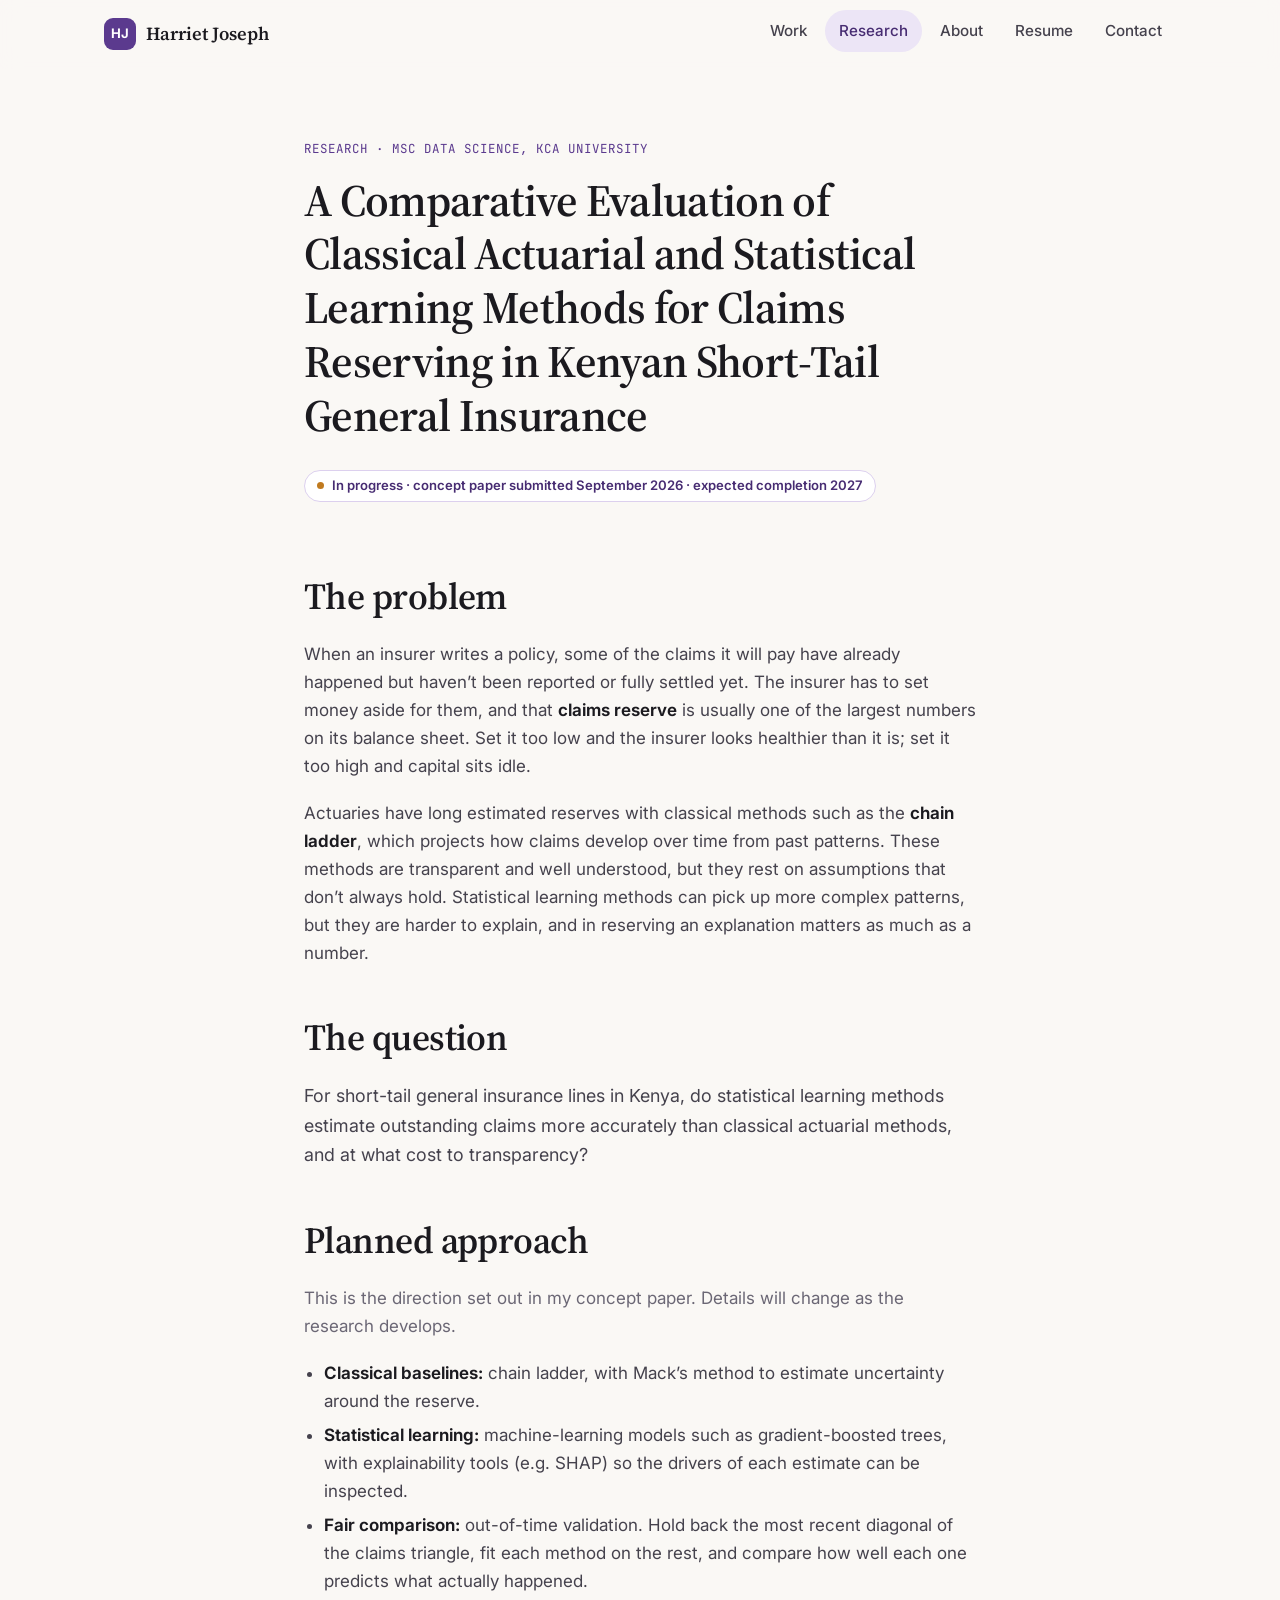
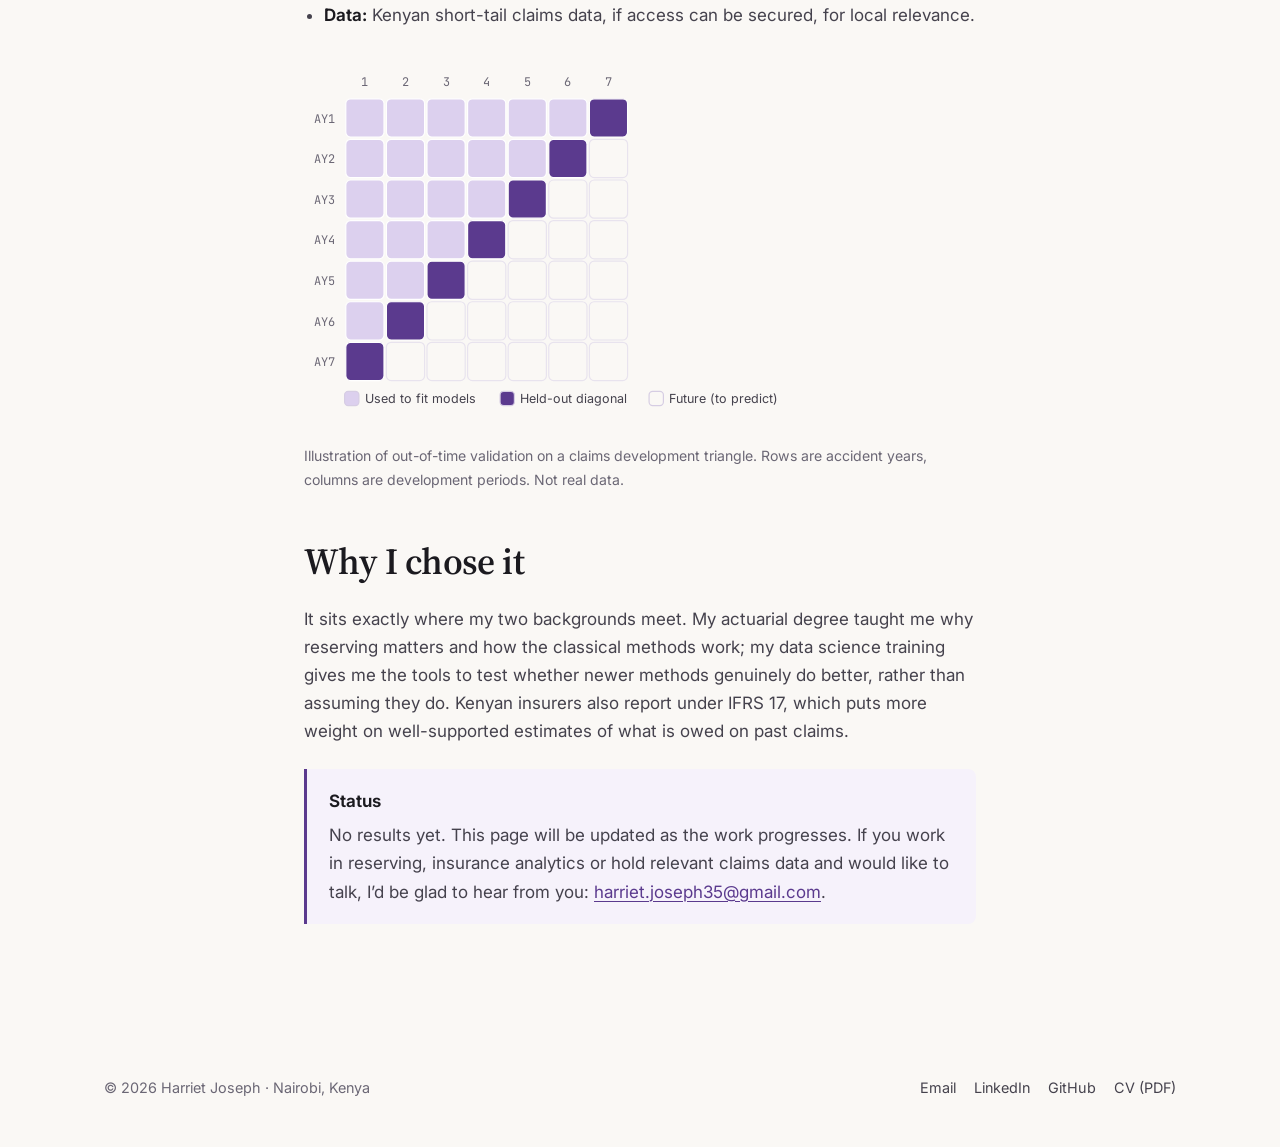
<file: research.html>
<!doctype html>
<html lang="en">
<head>
  <meta charset="utf-8">
  <meta name="viewport" content="width=device-width, initial-scale=1">
  <title>Research | Harriet Joseph</title>
  <meta name="description" content="Harriet Joseph's MSc Data Science research: comparing classical actuarial and statistical learning methods for claims reserving in Kenyan short-tail general insurance.">
  <meta name="author" content="Harriet Joseph">
  <link rel="canonical" href="https://hattiespartan.github.io/research.html">
  <meta property="og:type" content="website">
  <meta property="og:title" content="Research | Harriet Joseph">
  <meta property="og:description" content="Harriet Joseph's MSc Data Science research: comparing classical actuarial and statistical learning methods for claims reserving in Kenyan short-tail general insurance.">
  <meta property="og:url" content="https://hattiespartan.github.io/research.html">
  <meta property="og:image" content="https://hattiespartan.github.io/og-image.png">
  <meta name="twitter:card" content="summary_large_image">
  <meta name="theme-color" content="#5b3a8e">
  <link rel="icon" href="favicon.svg" type="image/svg+xml">
  <link rel="preconnect" href="https://fonts.googleapis.com">
  <link rel="preconnect" href="https://fonts.gstatic.com" crossorigin>
  <link rel="stylesheet" href="https://fonts.googleapis.com/css2?family=Inter:wght@400;500;600;700&family=JetBrains+Mono:wght@400;500&family=Source+Serif+4:ital,opsz,wght@0,8..60,600;1,8..60,500&display=swap">
  <link rel="stylesheet" href="style.css">
</head>
<body>
  <a class="skip-link" href="#main">Skip to content</a>
  <header class="site-header">
    <nav class="nav container" aria-label="Main">
      <a class="brand" href="index.html" aria-label="Harriet Joseph, home">
        <span class="brand-mark" aria-hidden="true">HJ</span>
        <span>Harriet Joseph</span>
      </a>
      <button class="nav-toggle" aria-expanded="false" aria-controls="nav-links">
        <span class="visually-hidden">Menu</span>
        <svg viewBox="0 0 24 24" fill="none" stroke="currentColor" stroke-width="1.8" aria-hidden="true"><path d="M4 7h16M4 12h16M4 17h16"/></svg>
      </button>
      <ul class="nav-links" id="nav-links">
        <li><a href="work.html">Work</a></li>
        <li><a href="research.html" aria-current="page">Research</a></li>
        <li><a href="about.html">About</a></li>
        <li><a href="resume.html">Resume</a></li>
        <li><a href="index.html#contact">Contact</a></li>
      </ul>
    </nav>
  </header>

  <main id="main">

    <div class="page-head">
      <div class="container narrow" style="margin-left:auto;margin-right:auto">
        <span class="eyebrow">Research &middot; MSc Data Science, KCA University</span>
        <h1 style="font-size:clamp(1.9rem,4vw,2.8rem)">A Comparative Evaluation of Classical Actuarial and Statistical Learning Methods for Claims Reserving in Kenyan Short-Tail General Insurance</h1>
        <span class="status">In progress &middot; concept paper submitted September 2026 &middot; expected completion 2027</span>
      </div>
    </div>

    <section style="padding-top:16px">
      <div class="container narrow" style="margin-left:auto;margin-right:auto">
        <h2>The problem</h2>
        <p>When an insurer writes a policy, some of the claims it will pay have already happened but haven&rsquo;t been reported or fully settled yet. The insurer has to set money aside for them, and that <strong>claims reserve</strong> is usually one of the largest numbers on its balance sheet. Set it too low and the insurer looks healthier than it is; set it too high and capital sits idle.</p>
        <p>Actuaries have long estimated reserves with classical methods such as the <strong>chain ladder</strong>, which projects how claims develop over time from past patterns. These methods are transparent and well understood, but they rest on assumptions that don&rsquo;t always hold. Statistical learning methods can pick up more complex patterns, but they are harder to explain, and in reserving an explanation matters as much as a number.</p>

        <h2 style="margin-top:48px">The question</h2>
        <p class="lead" style="font-size:1.12rem">For short-tail general insurance lines in Kenya, do statistical learning methods estimate outstanding claims more accurately than classical actuarial methods, and at what cost to transparency?</p>

        <h2 style="margin-top:48px">Planned approach</h2>
        <p class="muted">This is the direction set out in my concept paper. Details will change as the research develops.</p>
        <ul>
          <li><strong>Classical baselines:</strong> chain ladder, with Mack&rsquo;s method to estimate uncertainty around the reserve.</li>
          <li><strong>Statistical learning:</strong> machine-learning models such as gradient-boosted trees, with explainability tools (e.g. SHAP) so the drivers of each estimate can be inspected.</li>
          <li><strong>Fair comparison:</strong> out-of-time validation. Hold back the most recent diagonal of the claims triangle, fit each method on the rest, and compare how well each one predicts what actually happened.</li>
          <li><strong>Data:</strong> Kenyan short-tail claims data, if access can be secured, for local relevance.</li>
          <!-- PLACEHOLDER: confirm the final list of methods, the data source and your supervisor's name once agreed. -->
        </ul>
        <figure>
          <svg viewBox="0 0 402 316" role="img" aria-labelledby="tri-t tri-d" style="width:100%;max-width:480px;height:auto"><title id="tri-t">Illustration: a claims development triangle</title><desc id="tri-d">Rows are accident years, columns are development periods. Known claims form a triangle. The most recent diagonal is held out to test each method on data it has not seen.</desc><text x="26" y="55" text-anchor="end" font-family="JetBrains Mono,monospace" font-size="10" fill="#6b6775">AY1</text><text x="51.0" y="24" text-anchor="middle" font-family="JetBrains Mono,monospace" font-size="10" fill="#6b6775">1</text><rect x="35" y="35" width="32" height="32" rx="4" fill="#dcd0ee" stroke="#ffffff"/><rect x="69" y="35" width="32" height="32" rx="4" fill="#dcd0ee" stroke="#ffffff"/><rect x="103" y="35" width="32" height="32" rx="4" fill="#dcd0ee" stroke="#ffffff"/><rect x="137" y="35" width="32" height="32" rx="4" fill="#dcd0ee" stroke="#ffffff"/><rect x="171" y="35" width="32" height="32" rx="4" fill="#dcd0ee" stroke="#ffffff"/><rect x="205" y="35" width="32" height="32" rx="4" fill="#dcd0ee" stroke="#ffffff"/><rect x="239" y="35" width="32" height="32" rx="4" fill="#5b3a8e" stroke="#ffffff"/><text x="26" y="89" text-anchor="end" font-family="JetBrains Mono,monospace" font-size="10" fill="#6b6775">AY2</text><text x="85.0" y="24" text-anchor="middle" font-family="JetBrains Mono,monospace" font-size="10" fill="#6b6775">2</text><rect x="35" y="69" width="32" height="32" rx="4" fill="#dcd0ee" stroke="#ffffff"/><rect x="69" y="69" width="32" height="32" rx="4" fill="#dcd0ee" stroke="#ffffff"/><rect x="103" y="69" width="32" height="32" rx="4" fill="#dcd0ee" stroke="#ffffff"/><rect x="137" y="69" width="32" height="32" rx="4" fill="#dcd0ee" stroke="#ffffff"/><rect x="171" y="69" width="32" height="32" rx="4" fill="#dcd0ee" stroke="#ffffff"/><rect x="205" y="69" width="32" height="32" rx="4" fill="#5b3a8e" stroke="#ffffff"/><rect x="239" y="69" width="32" height="32" rx="4" fill="#faf8f5" stroke="#e8e3ee"/><text x="26" y="123" text-anchor="end" font-family="JetBrains Mono,monospace" font-size="10" fill="#6b6775">AY3</text><text x="119.0" y="24" text-anchor="middle" font-family="JetBrains Mono,monospace" font-size="10" fill="#6b6775">3</text><rect x="35" y="103" width="32" height="32" rx="4" fill="#dcd0ee" stroke="#ffffff"/><rect x="69" y="103" width="32" height="32" rx="4" fill="#dcd0ee" stroke="#ffffff"/><rect x="103" y="103" width="32" height="32" rx="4" fill="#dcd0ee" stroke="#ffffff"/><rect x="137" y="103" width="32" height="32" rx="4" fill="#dcd0ee" stroke="#ffffff"/><rect x="171" y="103" width="32" height="32" rx="4" fill="#5b3a8e" stroke="#ffffff"/><rect x="205" y="103" width="32" height="32" rx="4" fill="#faf8f5" stroke="#e8e3ee"/><rect x="239" y="103" width="32" height="32" rx="4" fill="#faf8f5" stroke="#e8e3ee"/><text x="26" y="157" text-anchor="end" font-family="JetBrains Mono,monospace" font-size="10" fill="#6b6775">AY4</text><text x="153.0" y="24" text-anchor="middle" font-family="JetBrains Mono,monospace" font-size="10" fill="#6b6775">4</text><rect x="35" y="137" width="32" height="32" rx="4" fill="#dcd0ee" stroke="#ffffff"/><rect x="69" y="137" width="32" height="32" rx="4" fill="#dcd0ee" stroke="#ffffff"/><rect x="103" y="137" width="32" height="32" rx="4" fill="#dcd0ee" stroke="#ffffff"/><rect x="137" y="137" width="32" height="32" rx="4" fill="#5b3a8e" stroke="#ffffff"/><rect x="171" y="137" width="32" height="32" rx="4" fill="#faf8f5" stroke="#e8e3ee"/><rect x="205" y="137" width="32" height="32" rx="4" fill="#faf8f5" stroke="#e8e3ee"/><rect x="239" y="137" width="32" height="32" rx="4" fill="#faf8f5" stroke="#e8e3ee"/><text x="26" y="191" text-anchor="end" font-family="JetBrains Mono,monospace" font-size="10" fill="#6b6775">AY5</text><text x="187.0" y="24" text-anchor="middle" font-family="JetBrains Mono,monospace" font-size="10" fill="#6b6775">5</text><rect x="35" y="171" width="32" height="32" rx="4" fill="#dcd0ee" stroke="#ffffff"/><rect x="69" y="171" width="32" height="32" rx="4" fill="#dcd0ee" stroke="#ffffff"/><rect x="103" y="171" width="32" height="32" rx="4" fill="#5b3a8e" stroke="#ffffff"/><rect x="137" y="171" width="32" height="32" rx="4" fill="#faf8f5" stroke="#e8e3ee"/><rect x="171" y="171" width="32" height="32" rx="4" fill="#faf8f5" stroke="#e8e3ee"/><rect x="205" y="171" width="32" height="32" rx="4" fill="#faf8f5" stroke="#e8e3ee"/><rect x="239" y="171" width="32" height="32" rx="4" fill="#faf8f5" stroke="#e8e3ee"/><text x="26" y="225" text-anchor="end" font-family="JetBrains Mono,monospace" font-size="10" fill="#6b6775">AY6</text><text x="221.0" y="24" text-anchor="middle" font-family="JetBrains Mono,monospace" font-size="10" fill="#6b6775">6</text><rect x="35" y="205" width="32" height="32" rx="4" fill="#dcd0ee" stroke="#ffffff"/><rect x="69" y="205" width="32" height="32" rx="4" fill="#5b3a8e" stroke="#ffffff"/><rect x="103" y="205" width="32" height="32" rx="4" fill="#faf8f5" stroke="#e8e3ee"/><rect x="137" y="205" width="32" height="32" rx="4" fill="#faf8f5" stroke="#e8e3ee"/><rect x="171" y="205" width="32" height="32" rx="4" fill="#faf8f5" stroke="#e8e3ee"/><rect x="205" y="205" width="32" height="32" rx="4" fill="#faf8f5" stroke="#e8e3ee"/><rect x="239" y="205" width="32" height="32" rx="4" fill="#faf8f5" stroke="#e8e3ee"/><text x="26" y="259" text-anchor="end" font-family="JetBrains Mono,monospace" font-size="10" fill="#6b6775">AY7</text><text x="255.0" y="24" text-anchor="middle" font-family="JetBrains Mono,monospace" font-size="10" fill="#6b6775">7</text><rect x="35" y="239" width="32" height="32" rx="4" fill="#5b3a8e" stroke="#ffffff"/><rect x="69" y="239" width="32" height="32" rx="4" fill="#faf8f5" stroke="#e8e3ee"/><rect x="103" y="239" width="32" height="32" rx="4" fill="#faf8f5" stroke="#e8e3ee"/><rect x="137" y="239" width="32" height="32" rx="4" fill="#faf8f5" stroke="#e8e3ee"/><rect x="171" y="239" width="32" height="32" rx="4" fill="#faf8f5" stroke="#e8e3ee"/><rect x="205" y="239" width="32" height="32" rx="4" fill="#faf8f5" stroke="#e8e3ee"/><rect x="239" y="239" width="32" height="32" rx="4" fill="#faf8f5" stroke="#e8e3ee"/><rect x="34" y="280" width="12" height="12" rx="3" fill="#dcd0ee" stroke="#d6cde3"/><text x="51" y="290" font-family="Inter,system-ui,sans-serif" font-size="10.5" fill="#45424d">Used to fit models</text><rect x="164.2" y="280" width="12" height="12" rx="3" fill="#5b3a8e" stroke="#d6cde3"/><text x="181.2" y="290" font-family="Inter,system-ui,sans-serif" font-size="10.5" fill="#45424d">Held-out diagonal</text><rect x="289.0" y="280" width="12" height="12" rx="3" fill="#faf8f5" stroke="#d6cde3"/><text x="306.0" y="290" font-family="Inter,system-ui,sans-serif" font-size="10.5" fill="#45424d">Future (to predict)</text></svg>
          <figcaption>Illustration of out-of-time validation on a claims development triangle. Rows are accident years, columns are development periods. Not real data.</figcaption>
        </figure>

        <h2 style="margin-top:48px">Why I chose it</h2>
        <p>It sits exactly where my two backgrounds meet. My actuarial degree taught me why reserving matters and how the classical methods work; my data science training gives me the tools to test whether newer methods genuinely do better, rather than assuming they do. Kenyan insurers also report under IFRS 17, which puts more weight on well-supported estimates of what is owed on past claims.</p>

        <div class="callout">
          <span class="callout-title">Status</span>
          <p>No results yet. This page will be updated as the work progresses. If you work in reserving, insurance analytics or hold relevant claims data and would like to talk, I&rsquo;d be glad to hear from you: <a href="mailto:harriet.joseph35@gmail.com">harriet.joseph35@gmail.com</a>.</p>
        </div>
      </div>
    </section>

  </main>

  <footer class="site-footer">
    <div class="container footer-row">
      <p style="margin:0">&copy; <span id="year">2026</span> Harriet Joseph &middot; Nairobi, Kenya</p>
      <ul class="footer-links">
        <li><a href="mailto:harriet.joseph35@gmail.com">Email</a></li>
        <li><a href="https://www.linkedin.com/in/harriet-joseph-5669b921b/" rel="noopener">LinkedIn</a></li>
        <li><a href="https://github.com/HattieSpartan" rel="noopener">GitHub</a></li>
        <li><a href="Harriet_Joseph_CV.pdf">CV (PDF)</a></li>
      </ul>
    </div>
  </footer>
  <script src="main.js" defer></script>
</body>
</html>
</file>
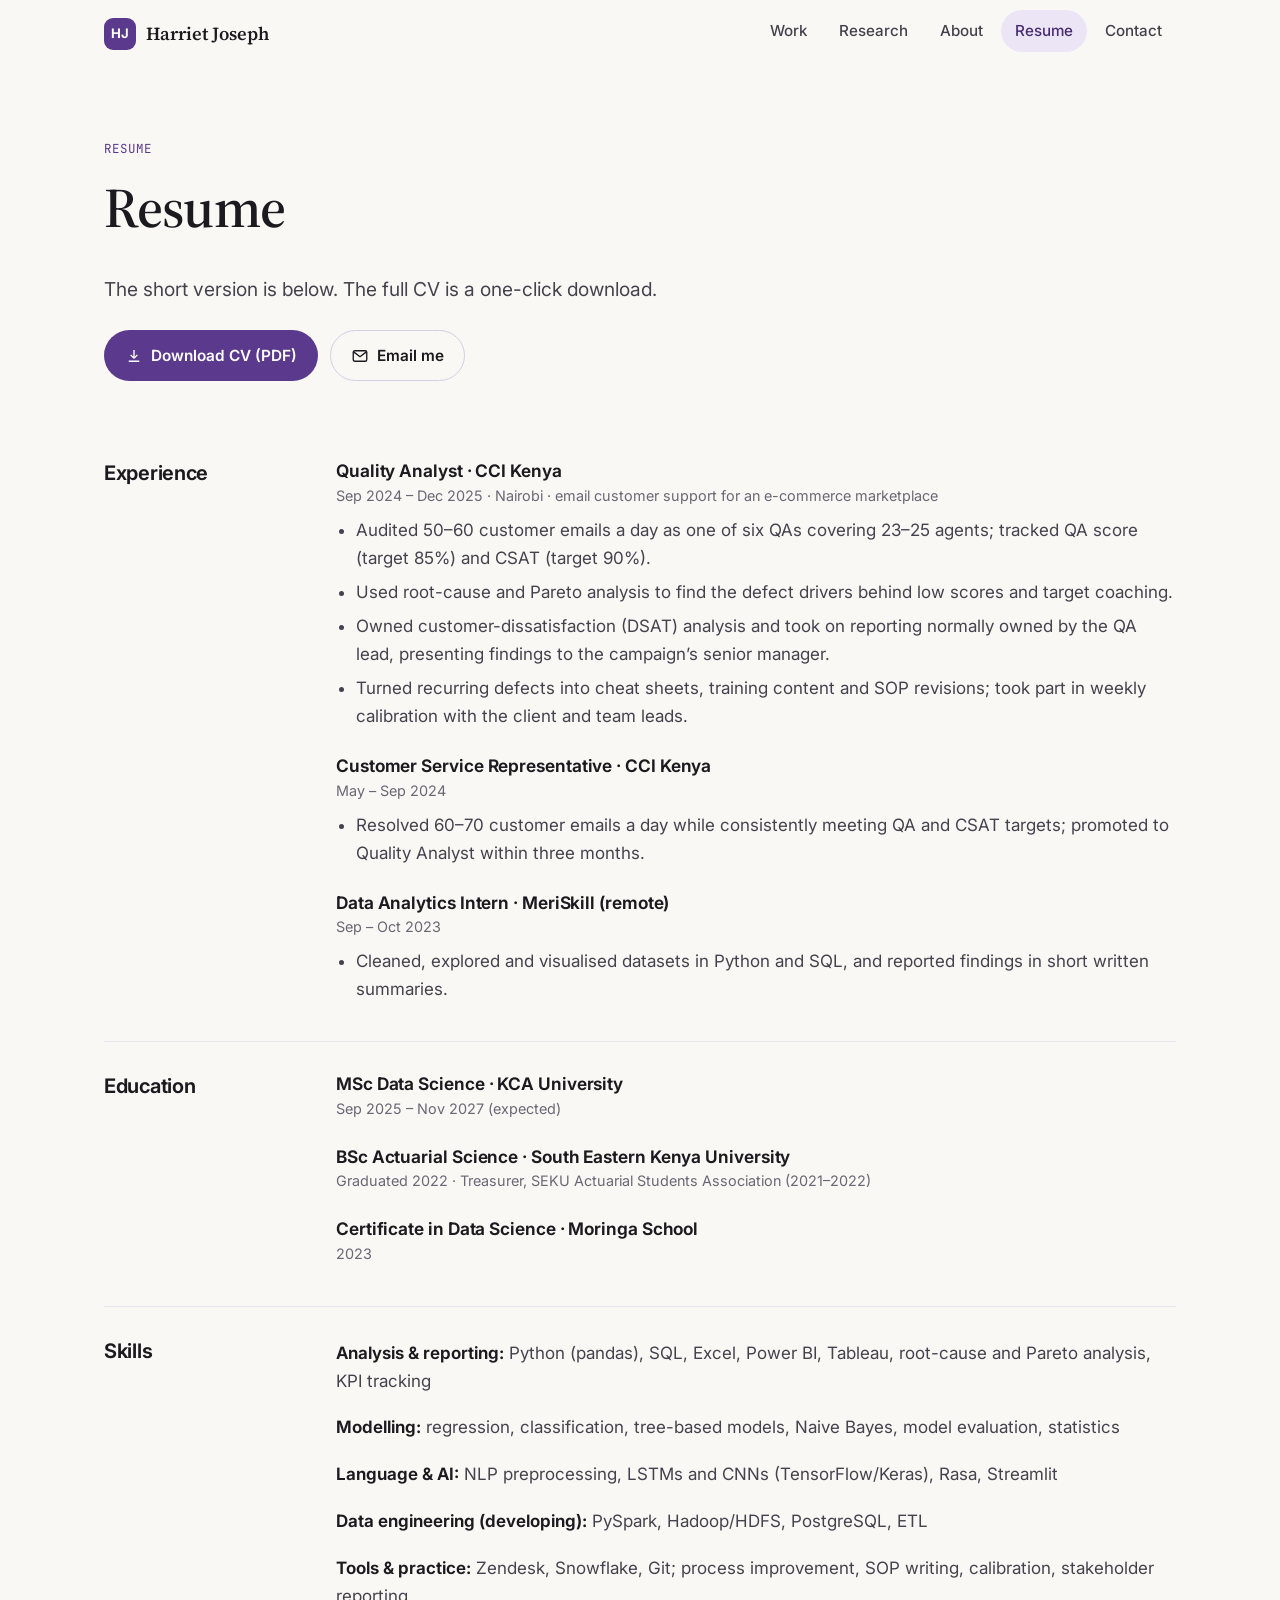
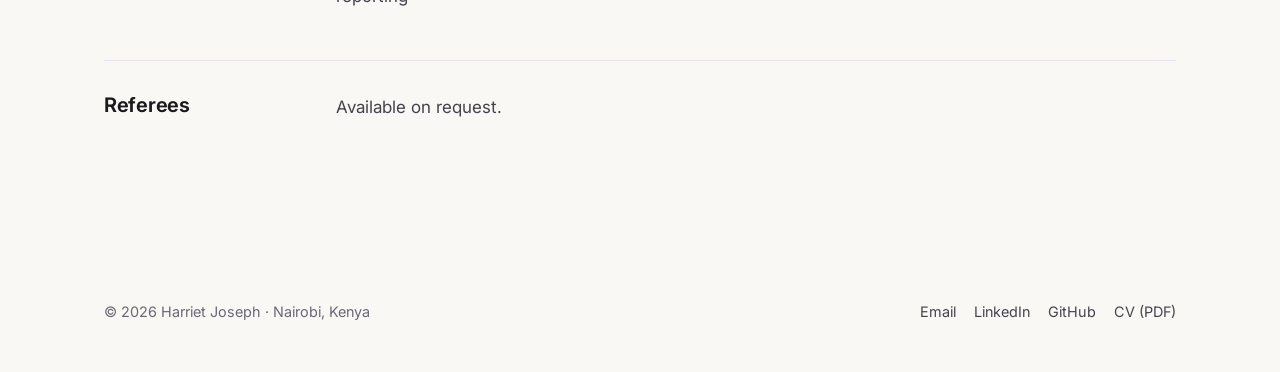
<file: resume.html>
<!doctype html>
<html lang="en">
<head>
  <meta charset="utf-8">
  <meta name="viewport" content="width=device-width, initial-scale=1">
  <title>Resume | Harriet Joseph</title>
  <meta name="description" content="Resume of Harriet Joseph, data scientist in Nairobi: quality analytics at CCI Kenya, MSc Data Science at KCA University, BSc Actuarial Science.">
  <meta name="author" content="Harriet Joseph">
  <link rel="canonical" href="https://hattiespartan.github.io/resume.html">
  <meta property="og:type" content="website">
  <meta property="og:title" content="Resume | Harriet Joseph">
  <meta property="og:description" content="Resume of Harriet Joseph, data scientist in Nairobi: quality analytics at CCI Kenya, MSc Data Science at KCA University, BSc Actuarial Science.">
  <meta property="og:url" content="https://hattiespartan.github.io/resume.html">
  <meta property="og:image" content="https://hattiespartan.github.io/og-image.png">
  <meta name="twitter:card" content="summary_large_image">
  <meta name="theme-color" content="#5b3a8e">
  <link rel="icon" href="favicon.svg" type="image/svg+xml">
  <link rel="preconnect" href="https://fonts.googleapis.com">
  <link rel="preconnect" href="https://fonts.gstatic.com" crossorigin>
  <link rel="stylesheet" href="https://fonts.googleapis.com/css2?family=Inter:wght@400;500;600;700&family=JetBrains+Mono:wght@400;500&family=Source+Serif+4:ital,opsz,wght@0,8..60,600;1,8..60,500&display=swap">
  <link rel="stylesheet" href="style.css">
</head>
<body>
  <a class="skip-link" href="#main">Skip to content</a>
  <header class="site-header">
    <nav class="nav container" aria-label="Main">
      <a class="brand" href="index.html" aria-label="Harriet Joseph, home">
        <span class="brand-mark" aria-hidden="true">HJ</span>
        <span>Harriet Joseph</span>
      </a>
      <button class="nav-toggle" aria-expanded="false" aria-controls="nav-links">
        <span class="visually-hidden">Menu</span>
        <svg viewBox="0 0 24 24" fill="none" stroke="currentColor" stroke-width="1.8" aria-hidden="true"><path d="M4 7h16M4 12h16M4 17h16"/></svg>
      </button>
      <ul class="nav-links" id="nav-links">
        <li><a href="work.html">Work</a></li>
        <li><a href="research.html">Research</a></li>
        <li><a href="about.html">About</a></li>
        <li><a href="resume.html" aria-current="page">Resume</a></li>
        <li><a href="index.html#contact">Contact</a></li>
      </ul>
    </nav>
  </header>

  <main id="main">

    <div class="page-head">
      <div class="container">
        <span class="eyebrow">Resume</span>
        <h1>Resume</h1>
        <p class="lead">The short version is below. The full CV is a one-click download.</p>
        <div class="btn-row" style="margin-top:24px">
          <a class="btn btn-primary" href="Harriet_Joseph_CV.pdf" download><svg viewBox="0 0 24 24" fill="none" stroke="currentColor" stroke-width="1.8" aria-hidden="true"><path d="M12 4v11m0 0-4.5-4.5M12 15l4.5-4.5M5 19h14"/></svg> Download CV (PDF)</a>
          <a class="btn btn-ghost" href="mailto:harriet.joseph35@gmail.com"><svg viewBox="0 0 24 24" fill="none" stroke="currentColor" stroke-width="1.8" aria-hidden="true"><rect x="3" y="5" width="18" height="14" rx="2"/><path d="m3.5 6.5 8.5 6.5 8.5-6.5"/></svg> Email me</a>
        </div>
      </div>
    </div>

    <section style="padding-top:8px">
      <div class="container">
        <div class="resume-block">
          <h2>Experience</h2>
          <div>
            <div class="resume-item">
              <h3>Quality Analyst &middot; CCI Kenya</h3>
              <span class="when">Sep 2024 &ndash; Dec 2025 &middot; Nairobi &middot; email customer support for an e-commerce marketplace</span>
              <ul>
                <li>Audited 50&ndash;60 customer emails a day as one of six QAs covering 23&ndash;25 agents; tracked QA score (target 85%) and CSAT (target 90%).</li>
                <li>Used root-cause and Pareto analysis to find the defect drivers behind low scores and target coaching.</li>
                <li>Owned customer-dissatisfaction (DSAT) analysis and took on reporting normally owned by the QA lead, presenting findings to the campaign&rsquo;s senior manager.</li>
                <li>Turned recurring defects into cheat sheets, training content and SOP revisions; took part in weekly calibration with the client and team leads.</li>
              </ul>
            </div>
            <div class="resume-item">
              <h3>Customer Service Representative &middot; CCI Kenya</h3>
              <span class="when">May &ndash; Sep 2024</span>
              <ul>
                <li>Resolved 60&ndash;70 customer emails a day while consistently meeting QA and CSAT targets; promoted to Quality Analyst within three months.</li>
              </ul>
            </div>
            <div class="resume-item">
              <h3>Data Analytics Intern &middot; MeriSkill (remote)</h3>
              <span class="when">Sep &ndash; Oct 2023</span>
              <ul><li>Cleaned, explored and visualised datasets in Python and SQL, and reported findings in short written summaries.</li></ul>
            </div>
          </div>
        </div>

        <div class="resume-block">
          <h2>Education</h2>
          <div>
            <div class="resume-item"><h3>MSc Data Science &middot; KCA University</h3><span class="when">Sep 2025 &ndash; Nov 2027 (expected)</span></div>
            <div class="resume-item"><h3>BSc Actuarial Science &middot; South Eastern Kenya University</h3><span class="when">Graduated 2022 &middot; Treasurer, SEKU Actuarial Students Association (2021&ndash;2022)</span></div>
            <div class="resume-item"><h3>Certificate in Data Science &middot; Moringa School</h3><span class="when">2023</span></div>
          </div>
        </div>

        <div class="resume-block">
          <h2>Skills</h2>
          <div>
            <p><strong>Analysis &amp; reporting:</strong> Python (pandas), SQL, Excel, Power BI, Tableau, root-cause and Pareto analysis, KPI tracking</p>
            <p><strong>Modelling:</strong> regression, classification, tree-based models, Naive Bayes, model evaluation, statistics</p>
            <p><strong>Language &amp; AI:</strong> NLP preprocessing, LSTMs and CNNs (TensorFlow/Keras), Rasa, Streamlit</p>
            <p><strong>Data engineering (developing):</strong> PySpark, Hadoop/HDFS, PostgreSQL, ETL</p>
            <p><strong>Tools &amp; practice:</strong> Zendesk, Snowflake, Git; process improvement, SOP writing, calibration, stakeholder reporting</p>
          </div>
        </div>

        <div class="resume-block">
          <h2>Referees</h2>
          <div><p>Available on request.</p></div>
        </div>
      </div>
    </section>

  </main>

  <footer class="site-footer">
    <div class="container footer-row">
      <p style="margin:0">&copy; <span id="year">2026</span> Harriet Joseph &middot; Nairobi, Kenya</p>
      <ul class="footer-links">
        <li><a href="mailto:harriet.joseph35@gmail.com">Email</a></li>
        <li><a href="https://www.linkedin.com/in/harriet-joseph-5669b921b/" rel="noopener">LinkedIn</a></li>
        <li><a href="https://github.com/HattieSpartan" rel="noopener">GitHub</a></li>
        <li><a href="Harriet_Joseph_CV.pdf">CV (PDF)</a></li>
      </ul>
    </div>
  </footer>
  <script src="main.js" defer></script>
</body>
</html>
</file>
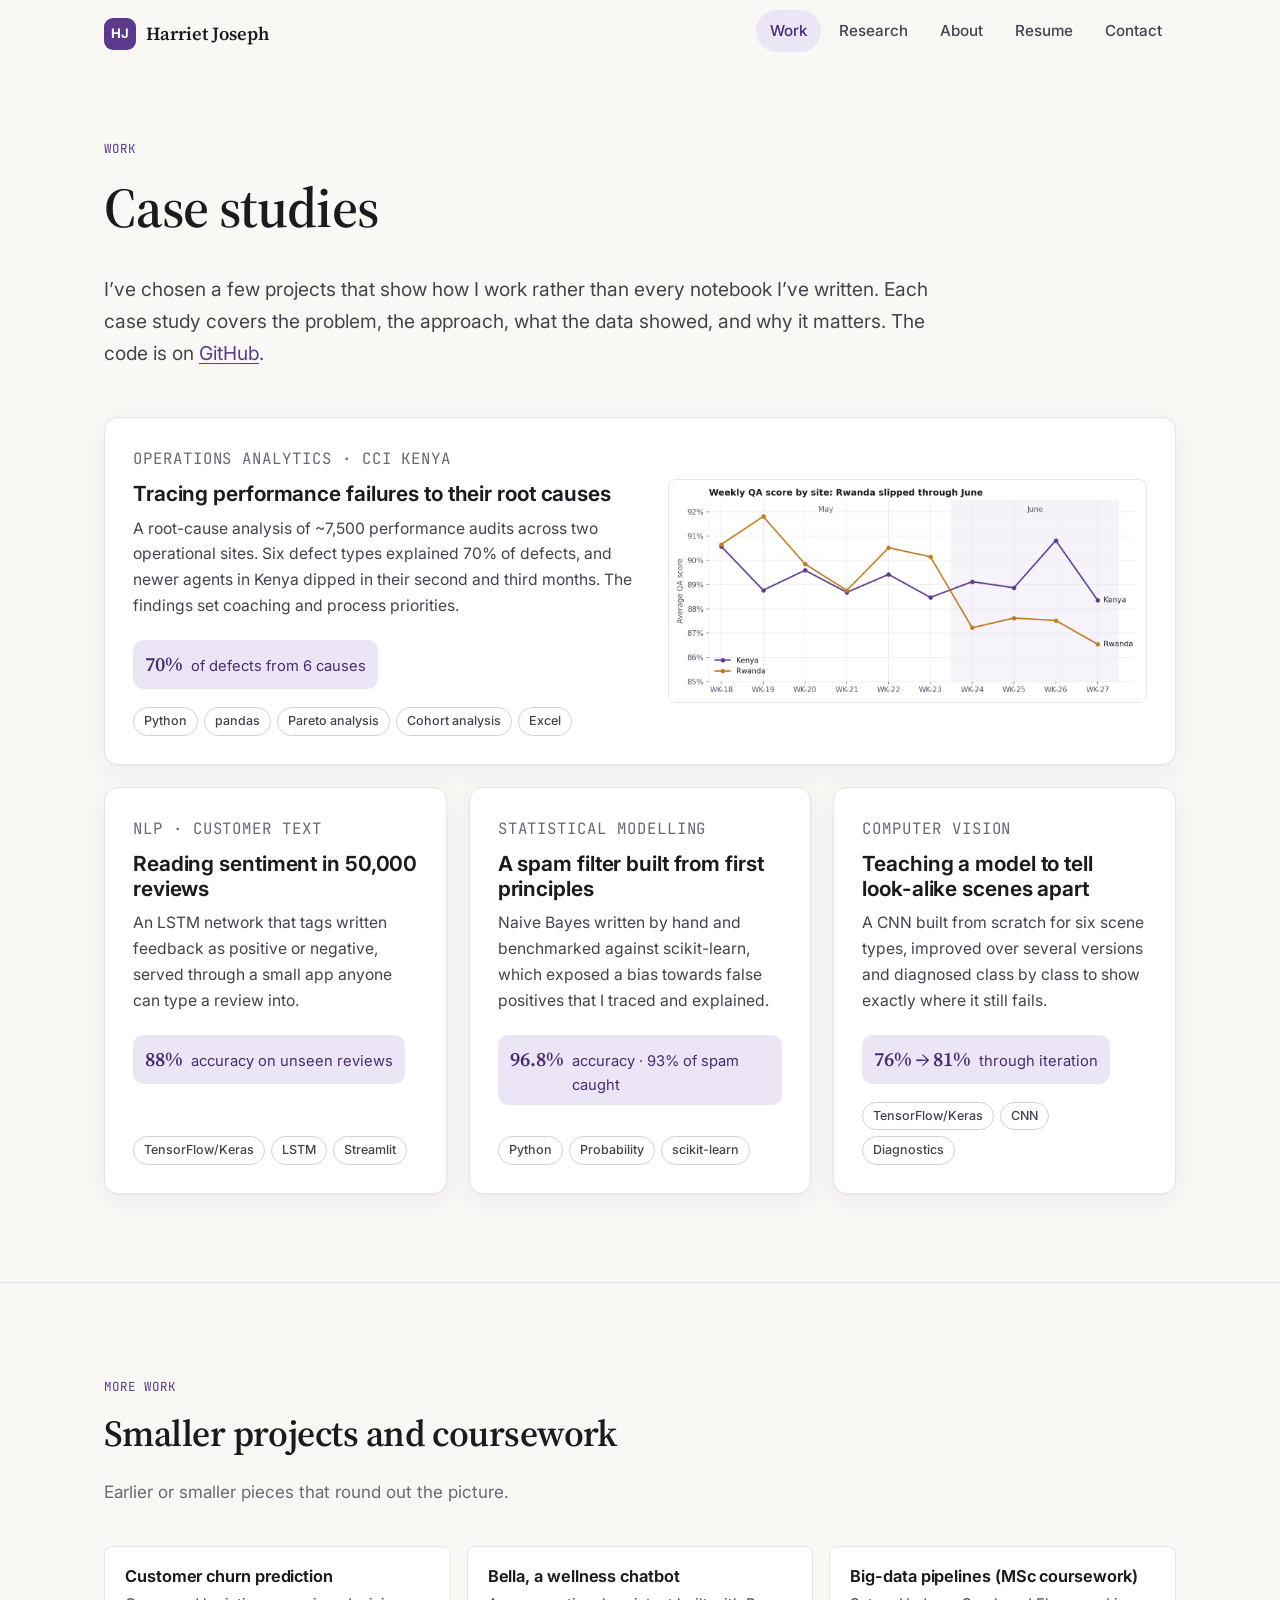
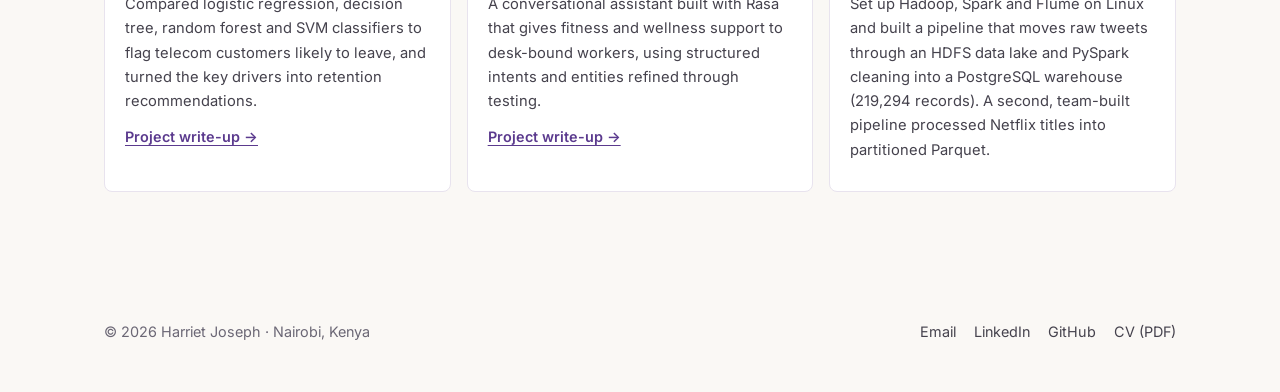
<file: work.html>
<!doctype html>
<html lang="en">
<head>
  <meta charset="utf-8">
  <meta name="viewport" content="width=device-width, initial-scale=1">
  <title>Work | Harriet Joseph</title>
  <meta name="description" content="Case studies by Harriet Joseph: root-cause analytics, sentiment analysis, a from-scratch spam classifier and computer vision.">
  <meta name="author" content="Harriet Joseph">
  <link rel="canonical" href="https://hattiespartan.github.io/work.html">
  <meta property="og:type" content="website">
  <meta property="og:title" content="Work | Harriet Joseph">
  <meta property="og:description" content="Case studies by Harriet Joseph: root-cause analytics, sentiment analysis, a from-scratch spam classifier and computer vision.">
  <meta property="og:url" content="https://hattiespartan.github.io/work.html">
  <meta property="og:image" content="https://hattiespartan.github.io/og-image.png">
  <meta name="twitter:card" content="summary_large_image">
  <meta name="theme-color" content="#5b3a8e">
  <link rel="icon" href="favicon.svg" type="image/svg+xml">
  <link rel="preconnect" href="https://fonts.googleapis.com">
  <link rel="preconnect" href="https://fonts.gstatic.com" crossorigin>
  <link rel="stylesheet" href="https://fonts.googleapis.com/css2?family=Inter:wght@400;500;600;700&family=JetBrains+Mono:wght@400;500&family=Source+Serif+4:ital,opsz,wght@0,8..60,600;1,8..60,500&display=swap">
  <link rel="stylesheet" href="style.css">
</head>
<body>
  <a class="skip-link" href="#main">Skip to content</a>
  <header class="site-header">
    <nav class="nav container" aria-label="Main">
      <a class="brand" href="index.html" aria-label="Harriet Joseph, home">
        <span class="brand-mark" aria-hidden="true">HJ</span>
        <span>Harriet Joseph</span>
      </a>
      <button class="nav-toggle" aria-expanded="false" aria-controls="nav-links">
        <span class="visually-hidden">Menu</span>
        <svg viewBox="0 0 24 24" fill="none" stroke="currentColor" stroke-width="1.8" aria-hidden="true"><path d="M4 7h16M4 12h16M4 17h16"/></svg>
      </button>
      <ul class="nav-links" id="nav-links">
        <li><a href="work.html" aria-current="page">Work</a></li>
        <li><a href="research.html">Research</a></li>
        <li><a href="about.html">About</a></li>
        <li><a href="resume.html">Resume</a></li>
        <li><a href="index.html#contact">Contact</a></li>
      </ul>
    </nav>
  </header>

  <main id="main">

    <div class="page-head">
      <div class="container">
        <span class="eyebrow">Work</span>
        <h1>Case studies</h1>
        <p class="lead">I&rsquo;ve chosen a few projects that show how I work rather than every notebook I&rsquo;ve written. Each case study covers the problem, the approach, what the data showed, and why it matters. The code is on <a href="https://github.com/HattieSpartan" rel="noopener">GitHub</a>.</p>
      </div>
    </div>

    <section style="padding-top:8px" aria-labelledby="featured-h">
      <div class="container">
        <h2 id="featured-h" class="visually-hidden">Featured case studies</h2>
        <div class="work-grid">
          <article class="card card-feature reveal">
            <div class="card-body">
              <p class="card-kicker">Operations analytics &middot; CCI Kenya</p>
              <h3><a href="case-qa-root-cause.html">Tracing performance failures to their root causes</a></h3>
              <p>A root-cause analysis of ~7,500 performance audits across two operational sites. Six defect types explained 70% of defects, and newer agents in Kenya dipped in their second and third months. The findings set coaching and process priorities.</p>
              <span class="metric"><b>70%</b> of defects from 6 causes</span>
              <ul class="tags" aria-label="Tools"><li>Python</li><li>pandas</li><li>Pareto analysis</li><li>Cohort analysis</li><li>Excel</li></ul>
            </div>
            <img src="img-qa-weekly.png" width="1350" height="630" alt="Line chart of weekly QA score: Rwanda declines through June to 86.5 percent while Kenya holds near 89 percent." loading="lazy">
          </article>
          
          <article class="card reveal">
            <p class="card-kicker">NLP &middot; Customer text</p>
            <h3><a href="case-sentiment-lstm.html">Reading sentiment in 50,000 reviews</a></h3>
            <p>An LSTM network that tags written feedback as positive or negative, served through a small app anyone can type a review into.</p>
            <span class="metric"><b>88%</b> accuracy on unseen reviews</span>
            <ul class="tags" aria-label="Tools"><li>TensorFlow/Keras</li><li>LSTM</li><li>Streamlit</li></ul>
          </article>
          
          <article class="card reveal">
            <p class="card-kicker">Statistical modelling</p>
            <h3><a href="case-naive-bayes.html">A spam filter built from first principles</a></h3>
            <p>Naive Bayes written by hand and benchmarked against scikit-learn, which exposed a bias towards false positives that I traced and explained.</p>
            <span class="metric"><b>96.8%</b> accuracy &middot; 93% of spam caught</span>
            <ul class="tags" aria-label="Tools"><li>Python</li><li>Probability</li><li>scikit-learn</li></ul>
          </article>
          
          <article class="card reveal">
            <p class="card-kicker">Computer vision</p>
            <h3><a href="case-scene-cnn.html">Teaching a model to tell look-alike scenes apart</a></h3>
            <p>A CNN built from scratch for six scene types, improved over several versions and diagnosed class by class to show exactly where it still fails.</p>
            <span class="metric"><b>76% &rarr; 81%</b> through iteration</span>
            <ul class="tags" aria-label="Tools"><li>TensorFlow/Keras</li><li>CNN</li><li>Diagnostics</li></ul>
          </article>
        </div>
      </div>
    </section>

    <section aria-labelledby="more-h">
      <div class="container">
        <div class="section-head">
          <span class="eyebrow">More work</span>
          <h2 id="more-h">Smaller projects and coursework</h2>
          <p>Earlier or smaller pieces that round out the picture.</p>
        </div>
        <ul class="more-list">
          <li class="reveal">
            <h3>Customer churn prediction</h3>
            <p>Compared logistic regression, decision tree, random forest and SVM classifiers to flag telecom customers likely to leave, and turned the key drivers into retention recommendations.</p>
            <!-- PLACEHOLDER: add the best model's recall/F1 here once confirmed, and switch the link to the GitHub repo if you publish one. -->
            <a class="more-link" href="https://www.datascienceportfol.io/harrietjoseph/projects/0" rel="noopener">Project write-up &rarr;</a>
          </li>
          <li class="reveal">
            <h3>Bella, a wellness chatbot</h3>
            <p>A conversational assistant built with Rasa that gives fitness and wellness support to desk-bound workers, using structured intents and entities refined through testing.</p>
            <!-- PLACEHOLDER: replace this link with the Bella GitHub repo URL. -->
            <a class="more-link" href="https://www.datascienceportfol.io/harrietjoseph/projects/1" rel="noopener">Project write-up &rarr;</a>
          </li>
          <li class="reveal">
            <h3>Big-data pipelines (MSc coursework)</h3>
            <p>Set up Hadoop, Spark and Flume on Linux and built a pipeline that moves raw tweets through an HDFS data lake and PySpark cleaning into a PostgreSQL warehouse (219,294 records). A second, team-built pipeline processed Netflix titles into partitioned Parquet.</p>
            <!-- PLACEHOLDER: add a GitHub link once the pipeline code is published. -->
          </li>
        </ul>
      </div>
    </section>

  </main>

  <footer class="site-footer">
    <div class="container footer-row">
      <p style="margin:0">&copy; <span id="year">2026</span> Harriet Joseph &middot; Nairobi, Kenya</p>
      <ul class="footer-links">
        <li><a href="mailto:harriet.joseph35@gmail.com">Email</a></li>
        <li><a href="https://www.linkedin.com/in/harriet-joseph-5669b921b/" rel="noopener">LinkedIn</a></li>
        <li><a href="https://github.com/HattieSpartan" rel="noopener">GitHub</a></li>
        <li><a href="Harriet_Joseph_CV.pdf">CV (PDF)</a></li>
      </ul>
    </div>
  </footer>
  <script src="main.js" defer></script>
</body>
</html>
</file>
<file: style.css>
/* ==========================================================================
   Harriet Joseph — portfolio
   Plain CSS, no framework. Edit the tokens below to restyle the whole site.
   ========================================================================== */

:root {
  /* Surfaces */
  --bg: #faf8f5;            /* warm off-white page */
  --surface: #ffffff;       /* cards */
  --surface-tint: #f6f2fb;  /* soft lavender panels */

  /* Text */
  --ink: #1b1a1f;           /* near-black */
  --ink-2: #45424d;         /* body copy */
  --muted: #6b6775;         /* captions, meta */

  /* Lines */
  --line: #e8e3ee;
  --line-strong: #d6cde3;

  /* Accent: a deep, slightly muted violet */
  --accent: #5b3a8e;
  --accent-strong: #472c72;
  --accent-soft: #ece5f6;   /* lavender fill */
  --accent-soft-2: #dcd0ee;

  /* Type */
  --font-serif: "Source Serif 4", Georgia, "Times New Roman", serif;
  --font-sans: "Inter", system-ui, -apple-system, "Segoe UI", Roboto, Arial, sans-serif;
  --font-mono: "JetBrains Mono", ui-monospace, SFMono-Regular, Menlo, Consolas, monospace;

  /* Layout */
  --max: 1120px;
  --narrow: 720px;
  --radius: 14px;
  --radius-sm: 8px;
  --shadow: 0 1px 2px rgba(27, 26, 31, .04), 0 6px 24px rgba(59, 38, 94, .06);
  --shadow-hover: 0 2px 4px rgba(27, 26, 31, .05), 0 14px 40px rgba(59, 38, 94, .10);
}

/* ---------- Reset & base ---------- */
*, *::before, *::after { box-sizing: border-box; }
html { -webkit-text-size-adjust: 100%; scroll-behavior: smooth; }
body {
  margin: 0;
  background: var(--bg);
  color: var(--ink-2);
  font-family: var(--font-sans);
  font-size: 17px;
  line-height: 1.65;
  text-rendering: optimizeLegibility;
  -webkit-font-smoothing: antialiased;
}
img, svg { max-width: 100%; height: auto; display: block; }
a { color: var(--accent); text-decoration-thickness: 1px; text-underline-offset: 3px; }
a:hover { color: var(--accent-strong); }
:focus-visible { outline: 3px solid var(--accent); outline-offset: 3px; border-radius: 4px; }
::selection { background: var(--accent-soft-2); color: var(--ink); }

h1, h2, h3, h4 { color: var(--ink); line-height: 1.2; margin: 0 0 .6em; }
h1, h2 { font-family: var(--font-serif); font-weight: 600; letter-spacing: -0.015em; }
h1 { font-size: clamp(2.2rem, 5vw, 3.5rem); }
h2 { font-size: clamp(1.7rem, 3.2vw, 2.3rem); }
h3 { font-size: 1.2rem; font-weight: 650; letter-spacing: -0.005em; }
p { margin: 0 0 1.1em; }
strong { color: var(--ink); font-weight: 650; }
ul { padding-left: 1.2em; }
li { margin-bottom: .35em; }

.skip-link {
  position: absolute; left: -9999px; top: 0;
  background: var(--ink); color: #fff; padding: .6rem 1rem; z-index: 100;
}
.skip-link:focus { left: 1rem; top: 1rem; }
.visually-hidden {
  position: absolute !important; width: 1px; height: 1px; overflow: hidden;
  clip: rect(0 0 0 0); white-space: nowrap;
}

.container { width: 100%; max-width: var(--max); margin: 0 auto; padding: 0 24px; }
.narrow { max-width: var(--narrow); }
section { padding: 88px 0; }
section + section { border-top: 1px solid var(--line); }

/* Small uppercase label above headings */
.eyebrow {
  display: inline-block;
  font-family: var(--font-mono);
  font-size: .78rem;
  letter-spacing: .08em;
  text-transform: uppercase;
  color: var(--accent);
  margin-bottom: 14px;
}
.lead { font-size: 1.2rem; color: var(--ink-2); max-width: 44em; }
.muted { color: var(--muted); }
.section-head { max-width: 46em; margin-bottom: 40px; }
.section-head p { color: var(--muted); }

/* ---------- Header / nav ---------- */
.site-header {
  position: sticky; top: 0; z-index: 50;
  background: rgba(250, 248, 245, .88);
  backdrop-filter: saturate(140%) blur(10px);
  -webkit-backdrop-filter: saturate(140%) blur(10px);
  border-bottom: 1px solid transparent;
  transition: border-color .2s ease;
}
.site-header.is-scrolled { border-bottom-color: var(--line); }
.nav { display: flex; align-items: center; justify-content: space-between; height: 68px; }
.brand {
  display: flex; align-items: center; gap: 10px;
  font-family: var(--font-serif); font-weight: 600; font-size: 1.15rem;
  color: var(--ink); text-decoration: none;
}
.brand-mark {
  width: 32px; height: 32px; border-radius: 9px;
  background: var(--accent); color: #fff;
  display: grid; place-items: center;
  font-family: var(--font-sans); font-size: .82rem; font-weight: 700; letter-spacing: .02em;
}
.nav-links { display: flex; gap: 4px; list-style: none; margin: 0; padding: 0; }
.nav-links a {
  display: block; padding: 8px 14px; border-radius: 999px;
  color: var(--ink-2); text-decoration: none; font-size: .95rem; font-weight: 500;
}
.nav-links a:hover { background: var(--accent-soft); color: var(--accent-strong); }
.nav-links a[aria-current="page"] { color: var(--accent-strong); background: var(--accent-soft); }
.nav-toggle {
  display: none; background: none; border: 1px solid var(--line-strong);
  border-radius: 10px; padding: 8px 10px; color: var(--ink); cursor: pointer;
}
.nav-toggle svg { width: 20px; height: 20px; }

@media (max-width: 760px) {
  .nav-toggle { display: block; }
  .nav-links {
    display: none; position: absolute; left: 0; right: 0; top: 68px;
    flex-direction: column; gap: 0; padding: 8px 16px 16px;
    background: var(--bg); border-bottom: 1px solid var(--line);
  }
  .nav-links.is-open { display: flex; }
  .nav-links a { padding: 12px 12px; border-radius: 10px; font-size: 1.05rem; }
}

/* ---------- Buttons ---------- */
.btn {
  display: inline-flex; align-items: center; gap: 8px;
  padding: 12px 20px; border-radius: 999px;
  font-weight: 600; font-size: .96rem; text-decoration: none;
  border: 1px solid transparent; transition: background .15s ease, color .15s ease, border-color .15s ease, transform .15s ease;
}
.btn svg { width: 18px; height: 18px; }
.btn-primary { background: var(--accent); color: #fff; }
.btn-primary:hover { background: var(--accent-strong); color: #fff; transform: translateY(-1px); }
.btn-ghost { background: transparent; color: var(--ink); border-color: var(--line-strong); }
.btn-ghost:hover { border-color: var(--accent); color: var(--accent-strong); }
.btn-row { display: flex; flex-wrap: wrap; gap: 12px; }

/* ---------- Hero ---------- */
.hero { padding: 72px 0 80px; position: relative; overflow: hidden; }
.hero-grid { display: grid; grid-template-columns: 1.25fr .9fr; gap: 48px; align-items: center; }
.hero h1 { max-width: 15em; }
.hero h1 em { font-style: italic; color: var(--accent); }
.hero .lead { margin-bottom: 28px; }
.hero-meta {
  display: flex; flex-wrap: wrap; gap: 8px 20px; margin-top: 28px;
  font-size: .92rem; color: var(--muted);
}
.hero-meta span { display: inline-flex; align-items: center; gap: 8px; }
.dot { width: 8px; height: 8px; border-radius: 50%; background: #3b9a6a; display: inline-block; }
.hero-figure {
  background: var(--surface); border: 1px solid var(--line); border-radius: var(--radius);
  padding: 22px 22px 16px; box-shadow: var(--shadow);
}
.hero-figure figcaption { font-size: .82rem; color: var(--muted); margin-top: 8px; font-family: var(--font-mono); }
@media (max-width: 900px) {
  .hero-grid { grid-template-columns: 1fr; }
  .hero-figure { max-width: 520px; }
}

/* ---------- Principles (how I work) ---------- */
.principles { display: grid; grid-template-columns: repeat(3, 1fr); gap: 20px; }
.principle {
  background: var(--surface); border: 1px solid var(--line); border-radius: var(--radius);
  padding: 26px;
}
.principle .num { font-family: var(--font-mono); font-size: .8rem; color: var(--accent); }
.principle h3 { margin-top: 8px; }
.principle p { margin: 0; font-size: .98rem; }
@media (max-width: 860px) { .principles { grid-template-columns: 1fr; } }

/* ---------- Project cards ---------- */
.work-grid { display: grid; grid-template-columns: repeat(3, 1fr); gap: 22px; }
.card {
  position: relative; display: flex; flex-direction: column;
  background: var(--surface); border: 1px solid var(--line); border-radius: var(--radius);
  padding: 28px; box-shadow: var(--shadow);
  transition: transform .2s ease, box-shadow .2s ease, border-color .2s ease;
}
.card:hover { transform: translateY(-3px); box-shadow: var(--shadow-hover); border-color: var(--accent-soft-2); }
.card h3 { font-size: 1.3rem; margin-bottom: .4em; }
.card h3 a { color: var(--ink); text-decoration: none; }
.card h3 a::after { content: ""; position: absolute; inset: 0; border-radius: var(--radius); } /* whole card clickable */
.card p { font-size: .98rem; }
.card .tags { margin-top: auto; }
.metric { align-self: flex-start; }
.card-feature { grid-column: 1 / -1; display: grid; grid-template-columns: 1.05fr 1fr; gap: 32px; align-items: center; }
.card-feature .card-body { display: flex; flex-direction: column; }
.card-feature img { border-radius: var(--radius-sm); border: 1px solid var(--line); }
@media (max-width: 1000px) and (min-width: 861px) {
  .work-grid { grid-template-columns: repeat(3, 1fr); gap: 16px; }
  .card { padding: 22px; }
}
@media (max-width: 860px) {
  .work-grid { grid-template-columns: 1fr; }
  .card-feature { grid-template-columns: 1fr; }
}
.card-kicker { font-family: var(--font-mono); font-size: .76rem; letter-spacing: .06em; text-transform: uppercase; color: var(--muted); margin-bottom: 10px; }
.metric {
  display: inline-flex; align-items: baseline; gap: 8px;
  background: var(--accent-soft); color: var(--accent-strong);
  border-radius: 10px; padding: 8px 12px; margin: 4px 0 18px; font-size: .92rem;
}
.metric b { font-family: var(--font-serif); font-size: 1.25rem; font-weight: 600; }

.tags { display: flex; flex-wrap: wrap; gap: 6px; list-style: none; padding: 0; margin: 0; }
.tags li {
  font-size: .78rem; font-weight: 500; color: var(--ink-2);
  border: 1px solid var(--line-strong); border-radius: 999px; padding: 3px 10px; margin: 0;
}

/* Smaller "more work" list */
.more-list { display: grid; grid-template-columns: repeat(3, 1fr); gap: 16px; list-style: none; padding: 0; margin: 0; }
.more-list li { margin: 0; background: var(--surface); border: 1px solid var(--line); border-radius: var(--radius-sm); padding: 20px; }
.more-list h3 { font-size: 1.02rem; margin-bottom: .35em; }
.more-list p { font-size: .92rem; margin: 0 0 .6em; }
.more-list .more-link { font-size: .9rem; font-weight: 600; }
@media (max-width: 860px) { .more-list { grid-template-columns: 1fr; } }

/* ---------- Skills ---------- */
.skills { display: grid; grid-template-columns: repeat(2, 1fr); gap: 20px; }
.skill {
  border: 1px solid var(--line); border-radius: var(--radius); padding: 24px; background: var(--surface);
}
.skill h3 { font-size: 1.05rem; display: flex; align-items: center; gap: 10px; }
.skill h3::before { content: ""; width: 10px; height: 10px; border-radius: 3px; background: var(--accent); }
.skill p { font-size: .95rem; margin-bottom: .8em; }
.skill.developing { grid-column: 1 / -1; }
.skill.developing h3::before { background: var(--accent-soft-2); border: 1.5px solid var(--accent); }
@media (max-width: 760px) { .skills { grid-template-columns: 1fr; } }

/* ---------- Research teaser / panels ---------- */
.panel {
  background: var(--surface-tint); border: 1px solid var(--accent-soft-2); border-radius: var(--radius);
  padding: 36px;
}
.status {
  display: inline-flex; align-items: center; gap: 8px;
  font-size: .82rem; font-weight: 600; color: var(--accent-strong);
  background: var(--surface); border: 1px solid var(--accent-soft-2); border-radius: 999px; padding: 4px 12px;
  margin-bottom: 16px;
}
.status::before { content: ""; width: 7px; height: 7px; border-radius: 50%; background: #c07a1f; }

/* ---------- Contact / CTA ---------- */
.cta {
  background: var(--ink); color: #e9e6ef; border-radius: 20px; padding: 56px;
  display: grid; grid-template-columns: 1.3fr 1fr; gap: 32px; align-items: center;
}
.cta h2 { color: #fff; }
.cta p { color: #cfcad8; margin: 0; }
.cta .btn-primary { background: #fff; color: var(--accent-strong); }
.cta .btn-primary:hover { background: var(--accent-soft); color: var(--accent-strong); }
.cta .btn-ghost { color: #fff; border-color: rgba(255,255,255,.3); }
.cta .btn-ghost:hover { border-color: #fff; color: #fff; }
@media (max-width: 860px) { .cta { grid-template-columns: 1fr; padding: 36px 26px; } }

/* ---------- Footer ---------- */
.site-footer { padding: 40px 0 48px; color: var(--muted); font-size: .9rem; }
.footer-row { display: flex; flex-wrap: wrap; justify-content: space-between; gap: 16px; align-items: center; }
.footer-links { display: flex; gap: 18px; list-style: none; padding: 0; margin: 0; }
.footer-links li { margin: 0; }
.footer-links a { color: var(--ink-2); text-decoration: none; }
.footer-links a:hover { color: var(--accent); }

/* ---------- Page header (inner pages) ---------- */
.page-head { padding: 64px 0 40px; }
.page-head .lead { margin-bottom: 0; }

/* ---------- Case study ---------- */
.breadcrumb { font-size: .9rem; margin-bottom: 22px; }
.breadcrumb a { text-decoration: none; }
.stat-row { display: grid; grid-template-columns: repeat(3, 1fr); gap: 16px; margin: 36px 0 8px; }
.stat {
  background: var(--surface); border: 1px solid var(--line); border-radius: var(--radius); padding: 20px 22px;
}
.stat b { display: block; font-family: var(--font-serif); font-size: 2rem; font-weight: 600; color: var(--accent-strong); line-height: 1.1; }
.stat span { font-size: .9rem; color: var(--muted); }
@media (max-width: 700px) { .stat-row { grid-template-columns: 1fr; } }

.case { padding-top: 24px; }
.case-layout { display: grid; grid-template-columns: 200px 1fr; gap: 56px; }
.case-toc { position: sticky; top: 96px; align-self: start; font-size: .9rem; }
.case-toc ol { list-style: none; padding: 0; margin: 0; border-left: 1px solid var(--line); }
.case-toc li { margin: 0; }
.case-toc a { display: block; padding: 6px 0 6px 16px; color: var(--muted); text-decoration: none; margin-left: -1px; border-left: 2px solid transparent; }
.case-toc a:hover, .case-toc a.is-active { color: var(--accent-strong); border-left-color: var(--accent); }
.case-body { max-width: 720px; }
.case-body section { padding: 0 0 56px; border: 0; scroll-margin-top: 96px; }
.case-body h2 { font-size: 1.6rem; }
.case-body h2 .step { font-family: var(--font-mono); font-size: .8rem; color: var(--accent); display: block; margin-bottom: 6px; letter-spacing: .06em; text-transform: uppercase; }
@media (max-width: 900px) {
  .case-layout { grid-template-columns: 1fr; gap: 0; }
  .case-toc { display: none; }
}

figure { margin: 28px 0; }
figure img { border: 1px solid var(--line); border-radius: var(--radius-sm); background: #fff; }
figcaption { font-size: .88rem; color: var(--muted); margin-top: 10px; }

.callout {
  border-left: 3px solid var(--accent); background: var(--surface-tint);
  padding: 18px 22px; border-radius: 0 var(--radius-sm) var(--radius-sm) 0; margin: 24px 0;
}
.callout p:last-child { margin-bottom: 0; }
.callout-title { font-weight: 650; color: var(--ink); margin-bottom: 6px; display: block; }

table { width: 100%; border-collapse: collapse; margin: 20px 0 24px; font-size: .95rem; }
th, td { text-align: left; padding: 10px 12px; border-bottom: 1px solid var(--line); }
th { color: var(--ink); font-weight: 650; background: var(--surface-tint); }
td.num, th.num { text-align: right; font-variant-numeric: tabular-nums; }
.table-wrap { overflow-x: auto; }

.next-case {
  display: flex; justify-content: space-between; gap: 16px; flex-wrap: wrap;
  border-top: 1px solid var(--line); padding-top: 28px; margin-top: 8px;
}

/* ---------- About: timeline ---------- */
.timeline { list-style: none; padding: 0; margin: 0; position: relative; }
.timeline::before { content: ""; position: absolute; left: 7px; top: 8px; bottom: 8px; width: 2px; background: var(--line-strong); }
.timeline li { position: relative; padding: 0 0 36px 40px; margin: 0; }
.timeline li::before {
  content: ""; position: absolute; left: 0; top: 7px; width: 16px; height: 16px; border-radius: 50%;
  background: var(--bg); border: 2px solid var(--accent);
}
.timeline li.now::before { background: var(--accent); }
.timeline .when { font-family: var(--font-mono); font-size: .8rem; color: var(--accent); letter-spacing: .04em; }
.timeline h3 { margin: 4px 0 6px; }
.timeline p { margin: 0; }

/* ---------- Resume ---------- */
.resume-block { display: grid; grid-template-columns: 200px 1fr; gap: 32px; padding: 32px 0; border-top: 1px solid var(--line); }
.resume-block:first-of-type { border-top: 0; }
.resume-block > h2 { font-size: 1.25rem; font-family: var(--font-sans); font-weight: 650; }
.resume-item { margin-bottom: 26px; }
.resume-item:last-child { margin-bottom: 0; }
.resume-item h3 { margin-bottom: 2px; font-size: 1.08rem; }
.resume-item .when { font-size: .9rem; color: var(--muted); display: block; margin-bottom: 8px; }
.resume-item ul { margin: 0; }
@media (max-width: 760px) { .resume-block { grid-template-columns: 1fr; gap: 8px; } }

/* ---------- Reveal-on-scroll (only when JS is on and motion is allowed) ---------- */
.js .reveal { opacity: 0; transform: translateY(14px); transition: opacity .6s ease, transform .6s ease; }
.js .reveal.is-visible { opacity: 1; transform: none; }
@media (prefers-reduced-motion: reduce) {
  html { scroll-behavior: auto; }
  .js .reveal { opacity: 1; transform: none; transition: none; }
  .card, .btn { transition: none; }
  .card:hover, .btn-primary:hover { transform: none; }
}

/* ---------- Print ---------- */
@media print {
  .site-header, .site-footer, .nav-toggle, .case-toc, .cta { display: none !important; }
  body { background: #fff; }
  section { padding: 24px 0; }
}
</file>
